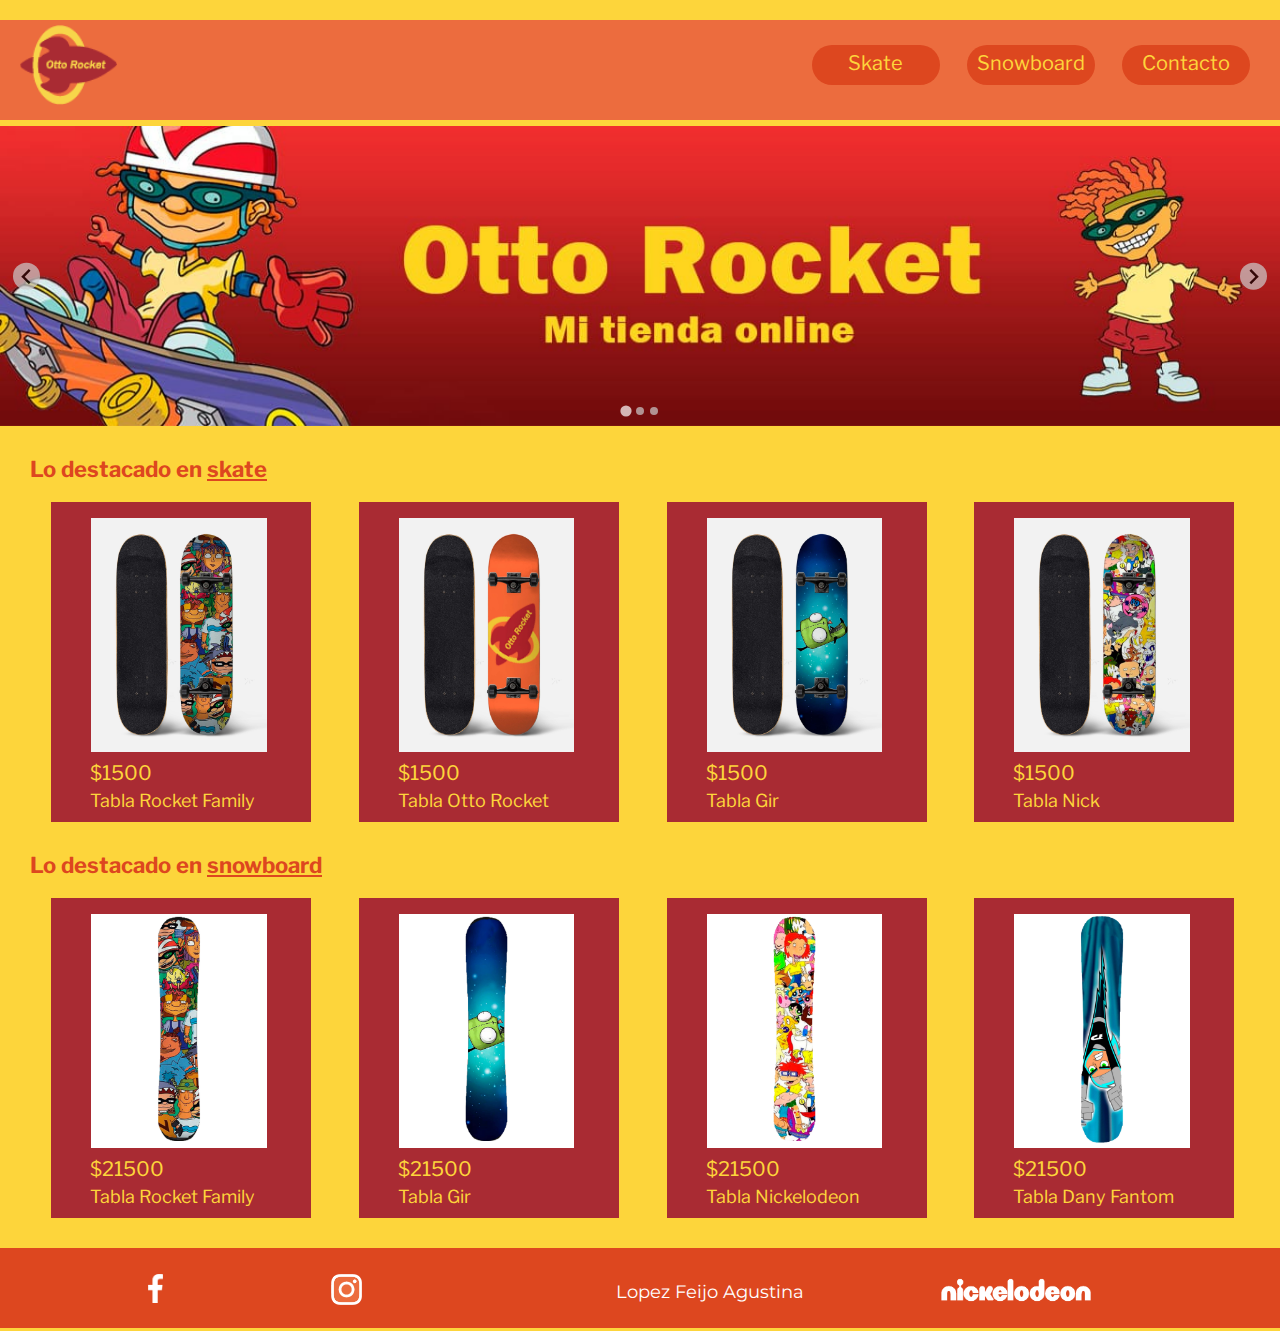
<file: index.html>
<!DOCTYPE html>
<html>
<head>
	<title>Otto Rocket</title>
	<meta charset="utf-8">
	<link rel="stylesheet" type="text/css" href="style.css">
	<meta name="viewport" content="width=device-width, initial-scale=1.0, user-scalable=no">
	<link rel="stylesheet" href="css/splide.min.css">
</head>
<body>

	<main class="container"></main> 
  		<header class="header">
    		<section class="logo"> <a href="index.html"><img src="imagenes/logo.png"></a></section> 
    		<nav class="nav">
    			<ul>
				<li>
					<a href="contacto.html" class="contacto_btn">Contacto</a>
				</li>
				<li>
					<a href="snowboard.html">Snowboard</a>
				</li>
				<li>
					<a href="skate.html">Skate</a>
				</li>
			</ul>
    		</nav> 
  		</header>

  		<section class="slider">
  		<div class="splide">
  			<div class="splide__track">
				<ul class="splide__list">
		<!-- <li class="splide__slide"><img src="img/01.jpg"></li>
			<li class="splide__slide"><img src="img/02.jpg"></li>
			<li class="splide__slide"><img src="img/03.jpg"></li>-->	
				<li class="splide__slide"><img src="imagenes/slider_01.jpg"></li>
				<li class="splide__slide"><img src="imagenes/slider_1.jpg"></li>
				<li class="splide__slide"><img src="imagenes/slider_6.jpg"></li>
				</ul>
  			</div>
		</div>
  		</section> 

  		<h2>Lo destacado en <a href="skate.html">skate</a></h2>

  		<section class="destacados_skate"> 
    		<article class="skate_1">
    			<img src="imagenes/tabla_1.jpg">
				<p class="precio_skate">$1500</p>
				<p class="descripcion_skate">
					Tabla Rocket Family
				</p>
			</article> 
    		<article class="skate_2">
    			<img src="imagenes/tabla_2.jpg">
				<p class="precio_skate">$1500</p>
				<p class="descripcion_skate">
					Tabla Otto Rocket
				</p></article>
    		<article class="skate_3">
    			<img src="imagenes/tabla_3.jpg">
				<p class="precio_skate">$1500</p>
				<p class="descripcion_skate">
					Tabla Gir
				</p>
    		</article>
    		<article class="skate_4">
    			<img src="imagenes/tabla_4.jpg">
				<p class="precio_skate">$1500</p>
				<p class="descripcion_skate">
					Tabla Nick
				</p>
    		</article>
  		</section>

	<h2>Lo destacado en <a href="snowboard.html">snowboard</a></h2>

		<section class="destacados_snow"> 
    		<article class="snow_1">
    			<img src="imagenes/snow_1.jpg">
				<p class="precio_skate">$21500</p>
				<p class="descripcion_skate">
					Tabla Rocket Family
				</p>
    		</article> 
    		<article class="snow_2">
    			<img src="imagenes/snow_2.jpg">
				<p class="precio_skate">$21500</p>
				<p class="descripcion_skate">
					Tabla Gir
				</p>
    		</article>
    		<article class="snow_3">
    			<img src="imagenes/snow_4.jpg">
				<p class="precio_skate">$21500</p>
				<p class="descripcion_skate">
					Tabla Nickelodeon
				</p>
    		</article>
    		<article class="snow_4">
    			<img src="imagenes/snow_6.jpg">
				<p class="precio_skate">$21500</p>
				<p class="descripcion_skate">
					Tabla Dany Fantom
				</p>
    		</article>
  		</section>

  		<footer class="footer">
    		<section class="facebook"><a href="https://www.facebook.com/rocketpowershow/"><img src="imagenes/facebook.png"></a></section>

   			<section class="instagram"><a href="https://www.instagram.com/officialrocketpower/?hl=es"><img src="imagenes/instagram_logo.png"></a></section>

    		<section class="nombre_creditos"><a href="micrositio.html">Lopez Feijo Agustina</a></section>

    		<section class="nick_logo"><a href="https://www.nickelodeon.la/"><img src="imagenes/nick_logo.png"></a></section>
  		</footer>

	</main>
	<script src="js/splide.min.js"></script>
	<script>
  		new Splide( '.splide' ).mount();
	</script>
</body>
</html>
</file>
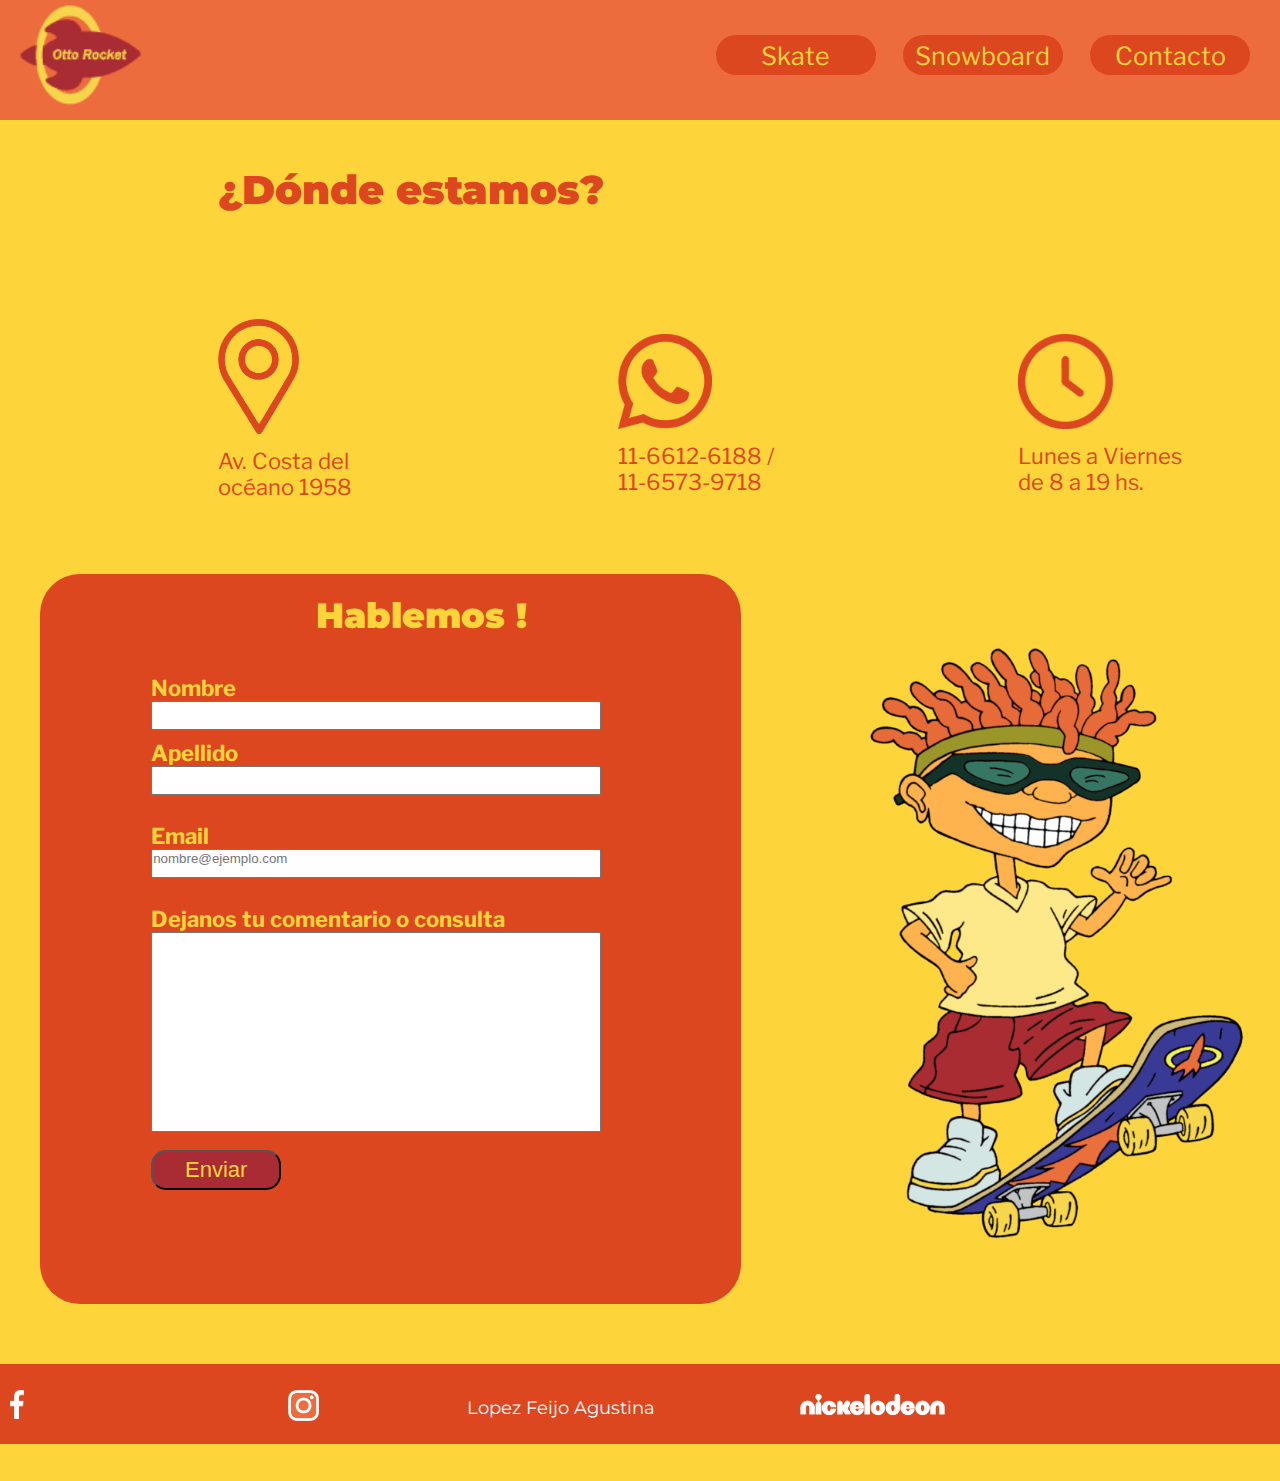
<file: contacto.html>
<!DOCTYPE html>
<html>
<head>
	<title>Contacto</title>
	<meta charset="utf-8">
	<link rel="stylesheet" type="text/css" href="style.css">
	<meta name="viewport" content="width=device-width, initial-scale=1.0, user-scalable=no">
</head>
<body>
	<main class="container_contacto">
  		<header class="header_contacto">
    		<section class="logo_contacto"> <a href="index.html"><img src="imagenes/logo.png"></a></section> 
    		<nav class="nav_contacto">
    			<ul>
				<li>
					<a href="contacto.html" class="contacto_btn">Contacto</a>
				</li>
				<li>
					<a href="snowboard.html">Snowboard</a>
				</li>
				<li>
					<a href="skate.html">Skate</a>
				</li>
			</ul>
    		</nav> 
  		</header>

        <h1 class="titulo_contacto"> ¿Dónde estamos?</h1>
  		<section class="info">
    		<article class="horario">
    			<ul>
    				<li>
    					<img src="imagenes/reloj.png">
    					<p>Lunes a Viernes <br>de 8 a 19 hs.</p>
    				</li>
    			</ul>
    		</article>
    		<article class="whatsapp">
    			<ul>
    				<li>
    					<img src="imagenes/whatsapp.png">
    					<p>11-6612-6188 / 11-6573-9718</p>
    				</li>
    			</ul>
    		</article>
    		<article class="ubicacion">
    			<ul>
    				<li>
    					<img src="imagenes/ubicacion.png">
    					<p>Av. Costa del océano 1958</p>
    				</li>
    			</ul>
    		</article>
  		</section>

  		<section class="formulario">
    		<article class="form">
    			<h1>Hablemos !</h1><br>
    			<ul>
    				<li>
    					<form action="mailto:aguslopezfeijo.med@gmail.com" method="post">
    						<label>Nombre</label><br>
    						<input type="text" name="Nombre" required="Nombre" class="caja_form"><br>
    						<label>Apellido</label><br>
    						<input type="text" name="Apellido" class="caja_form" required="Apellido"><br><br>
    						<label>Email</label><br>
    						<input type="email" name="email" placeholder="nombre@ejemplo.com" required="email" class="caja_form"><br><br>
    						<label class="caja_texto">Dejanos tu comentario o consulta</label><br>
    						<input type="textarea" name="comentarios" rows="5" cols="3" class="caja_texto"><br><br>
    						<input type="submit" name="btn" value="Enviar" class="btn_form">
    					</form>
    				</li>
    			</ul>
    		</article>
    		<article class="form_img"><img src="imagenes/12.png"></article>
  		</section>

  		<footer class="footer_contacto">
    		<section class="facebook_contacto"><a href="https://www.facebook.com/rocketpowershow/"><img src="imagenes/facebook.png"></a></section>

   			<section class="instagram_contacto"><a href="https://www.instagram.com/officialrocketpower/?hl=es"><img src="imagenes/instagram_logo.png"></a></section>

    		<section class="nombre_creditos_contacto"><a href="micrositio.html">Lopez Feijo Agustina</a></section>

    		<section class="nick_logo_contacto"><a href="https://www.nickelodeon.la/"><img src="imagenes/nick_logo.png"></a></section>
  		</footer>
	</main>
</body>
</html>
</file>
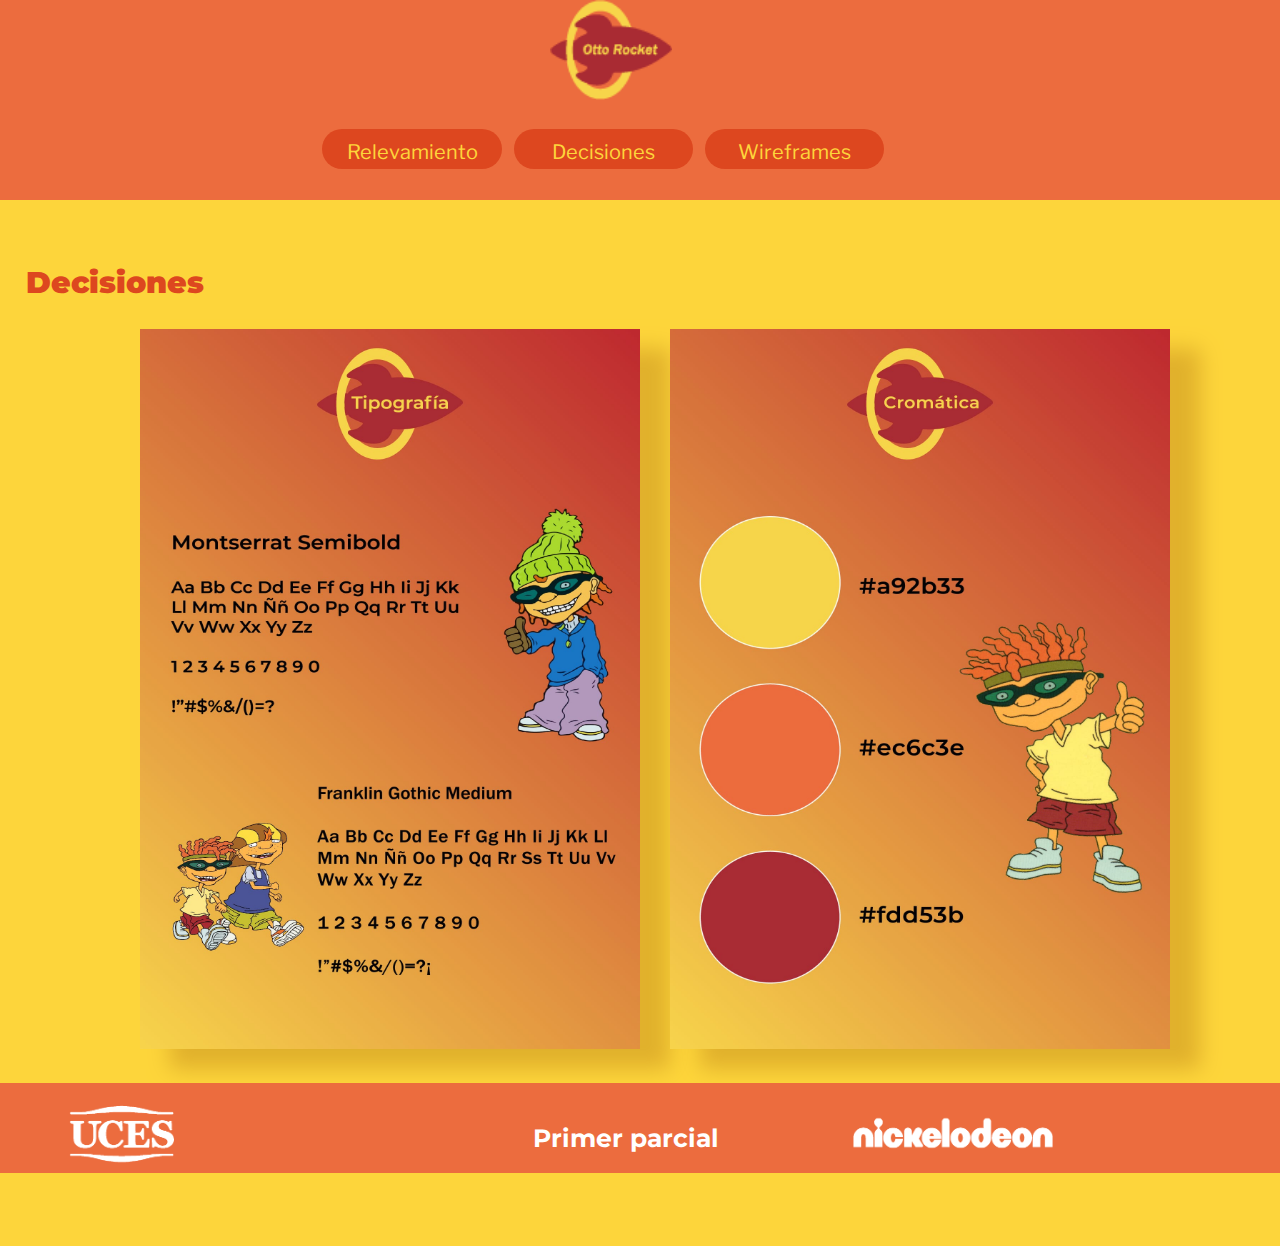
<file: decisiones.html>
<!DOCTYPE html>
<html>
<head>
	<title>Decisiones</title>
	<meta charset="utf-8">
	<link rel="stylesheet" type="text/css" href="estilo.css">
	<meta name="viewport" content="width=device-width, initial-scale=1.0, user-scalable=no">
</head>
<body>
	<main class="container_micrositio_decisiones">

 	<header class="header_decisiones">

    	<section class="logo_decisiones">
    		<a href="index.html"><img src="imagenes/logo.png"></a>
    	</section>

    	<nav class="nav_decisiones">
          <ul>
          <li>
            <a href="wireframes.html">Wireframes</a>
          </li>
          <li>
            <a href="decisiones.html">Decisiones</a>
          </li>
          <li>
            <a href="micrositio.html">Relevamiento</a>
          </li>
        </ul>
        </nav>

  	</header>

  	<h1 class="titulo_1">Decisiones</h1>

  	<section class="tipografia_decisiones">
  		<img src="imagenes/tipografia_micrositio.jpg">
  	</section>

  	<section class="cromatica_decisiones">
  		<img src="imagenes/cromatica_micrositio.jpg">
  	</section>

  	<footer class="footer_decisiones">

    <article class="uces_decisiones">
    	<a href="https://www.uces.edu.ar/"><img src="imagenes/uces_logo.png"></a>
    </article>

    <article class="primer_parcial_decisiones">
    	<a href="https://aguslf.github.io/otto_rocket_2209/index.html" target="_blank"> Primer parcial </a>
    </article>

    <article class="nick_logo_decisiones">
    	<a href="https://www.nickelodeon.la/"><img src="imagenes/nick_logo.png"></a>
    </article>

  </footer>
</main>
</body>
</html>
</file>
<file: style.css>
@import url('https://fonts.googleapis.com/css2?family=Libre+Franklin:ital,wght@0,100;0,300;0,400;0,500;0,600;0,700;0,800;0,900;1,100;1,300;1,400;1,500;1,600;1,700;1,800;1,900&family=Montserrat:ital,wght@0,300;0,400;0,500;0,600;0,700;0,800;0,900;1,300;1,400;1,500;1,600;1,700;1,800;1,900&display=swap');

* {
	box-sizing: border-box;
	margin: 0;
	padding: 0;
}

/*font-family: 'Libre Franklin', sans-serif;
font-family: 'Montserrat', sans-serif;*/

html {
	min-height: 100%;
}

body {
	background-color: #fdd53b;
	max-width: 100%;
}

main {
	margin-left: auto;
	margin-right: auto;
	max-width: 100%;
}











@media (min-width: 1400px) and (max-width: 1600px){

.container {
  display: grid;
  grid-template-columns: 0.8fr 0.8fr 0.8fr 0.8fr;
  grid-template-rows: 0.3fr 0.8fr 1.8fr 1.7fr 0.9fr 0.5fr;
  grid-auto-columns: 1fr;
  grid-auto-rows: 1fr;
  gap: 4px 4px;
  grid-auto-flow: row;
  grid-template-areas:
    "header header header header"
    "slider slider slider slider"
    "destacados_skate destacados_skate destacados_skate destacados_skate"
    "destacados_snow destacados_snow destacados_snow destacados_snow"
    "redes_1 redes_1 redes_2 redes_2"
    "footer footer footer footer";
}

.header {
  display: grid;
  grid-template-columns: 1fr 1fr;
  grid-template-rows: 1fr;
  gap: 0px 0px;
  grid-auto-flow: row;
  grid-template-areas:
    "logo nav";
  grid-area: header;
  height: 125px;
  width: 100%;
}

.logo {
 grid-area: logo; 
 background-color: #ec6c3e;
 padding-top: 5px;
 padding-left: 20px;
}

.logo img {
height: 120px;
}



.logo img:hover {
	transform: rotate(-0.05turn);
}

.nav { 
	grid-area: nav; 
	background-color: #ec6c3e;
	width: 100%;
	height:129px;
}

.nav li {
	display: inline;
	padding-right: 10px;
}

.nav li a {
	width: 20%;
	height: 40px;

	font-size: 20px;

	text-decoration: none;
	text-align: center;

	float: right;

	padding: 1%;
	margin-left:3%;
	margin-right: 8px;
	margin-bottom: 10px;
	margin-top: 40px;

	border-radius: 25px;

	background-color: #dd471f;

	color: #fdd53b;

	font-family: 'Libre Franklin', sans-serif;

	transition: all 0.3s ease;

}

.nav li .contacto_btn  {
	width: 20%;
	height: 40px;

	font-size: 20px;

	text-decoration: none;
	text-align: center;

	float: right;

	padding: 1%;
	margin-left:3%;
	margin-right: 30px;
	margin-bottom: 10px;
	margin-top: 40px;

	border-radius: 25px;

	background-color: #dd471f;

	color: #fdd53b;

	font-family: 'Libre Franklin', sans-serif;

	transition: all 0.3s ease;

}

nav li a:hover {
	box-shadow: inset 0 0 0 25px #fdd53b;
	color: #dd471f; 
}

nav li .contacto_btn:hover {
	box-shadow: inset 0 0 0 25px #fdd53b;
	color: #dd471f; 
}

.slider {
 grid-area: slider; 
margin-top: 0.5%;
}

.splide img{
width: 100%;
	}

h1 {
	color: #dd471f;
	font-family: 'Montserrat', sans-serif;
	font-size: 25px;
	font-weight: 900;

	margin-top: 20px;
	margin-left: 10px;
	margin-bottom: 20px;
	margin-left: 28%;
	}

	h2 {
	color: #dd471f;
	font-family: 'Libre Franklin', sans-serif;
	font-size: 22px;

	margin-top: 30px;
	margin-left: 30px;
	margin-bottom: 20px;
	}

	h2 a {
	
		color: #dd471f;
		font-family: 'Libre Franklin', sans-serif;
		font-size: 22px;
	}

.precio_skate {
		color: #fdd53b;
		font-family: 'Libre Franklin', sans-serif;
		margin-left: 39px;
		margin-top: 5px;
		font-size: 20px;
	}

	.descripcion_skate {
		color: #fdd53b;
		font-family: 'Libre Franklin', sans-serif;
		margin-left: 39px;
		margin-top: 5px;
		font-size: 18px;
	}

.destacados_skate {
  display: grid;
  grid-template-columns: 0.5fr 0.5fr 0.5fr 0.5fr;
  grid-template-rows: 1fr;
  gap: 0px 2px;
  grid-auto-flow: row;
  grid-template-areas:
    "skate_1 skate_2 skate_3 skate_4";
  grid-area: destacados_skate;
  margin-left: 6.5%;
}

.skate_1 {
 grid-area: skate_1; 
 width: 230px;
height: 320px;
background-color: #a92b33;
transition: all 0.2s 0s ease;
}

.skate_1 img {
	height: 250px;
	padding-top: 16px;
	padding-left: 30px;
}

.skate_1:hover{
	transform:  scale(1.1);
}

.skate_2 { 
	grid-area: skate_2; 
	width: 230px;
	height: 320px;
	background-color: #a92b33;
	transition: all 0.2s 0s ease;

}

.skate_2 img {
	height: 250px;
	padding-top: 16px;
	padding-left: 30px;
}

.skate_2:hover{
	transform:  scale(1.1);
}

.skate_3 {
 grid-area: skate_3;
 width: 230px;
 height: 320px;
 background-color: #a92b33;
 transition: all 0.2s 0s ease; 
}

.skate_3 img {
	height: 250px;
	padding-top: 16px;
	padding-left: 30px;
}

.skate_3:hover{
	transform:  scale(1.1);
}

.skate_4 {
 grid-area: skate_4; 
 width: 230px;
 height: 320px;
 background-color: #a92b33;
 transition: all 0.2s 0s ease;
}

.skate_4 img {
	height: 250px;
	padding-top: 16px;
	padding-left: 30px;
}

.skate_4:hover{
	transform:  scale(1.1);
}

.destacados_snow {
  display: grid;
  grid-template-columns: 0.5fr 0.5fr 0.5fr 0.5fr;
  grid-template-rows: 1fr;
  gap: 0px 2px;
  grid-auto-flow: row;
  grid-template-areas:
    "snow_1 snow_2 snow_3 snow_4";
  grid-area: destacados_snow;
  margin-left: 6.5%;
}

.snow_1 { 
	grid-area: snow_1; 
	width: 230px;
	height: 320px;
	background-color: #a92b33;
	transition: all 0.2s 0s ease;
}

.snow_1 img {
	height: 250px;
	padding-top: 16px;
	padding-left: 30px;
}

.snow_1:hover{
	transform:  scale(1.1);
}

.snow_2 { 
	grid-area: snow_2;
	width: 230px;
	height: 320px;
	background-color: #a92b33;
	transition: all 0.2s 0s ease;
	 }

.snow_2 img {
	height: 250px;
	padding-top: 16px;
	padding-left: 30px;
}

.snow_2:hover{
	transform:  scale(1.1);
}

.snow_3 { 
	grid-area: snow_3;
	width: 230px;
	height: 320px;
	background-color: #a92b33;
	transition: all 0.2s 0s ease; 
}

.snow_3 img {
	height: 250px;
	padding-top: 16px;
	padding-left: 30px;
}

.snow_3:hover{
	transform:  scale(1.1);
}

.snow_4 { 
	grid-area: snow_4;
	width: 230px;
	height: 320px;
	background-color: #a92b33;
	transition: all 0.2s 0s ease;
}

.snow_4 img {
	height: 250px;
	padding-top: 16px;
	padding-left: 30px;
}

.snow_4:hover{
	transform:  scale(1.1);
}

.footer {
  display: grid; 
  grid-template-columns: 0.6fr 0.6fr 1.2fr 1.6fr; 
  grid-template-rows: 1fr; 
  gap: 0px 0px; 
  grid-template-areas: 
    "facebook instagram nombre_creditos nick_logo"; 
  grid-area: footer; 
  background-color: #dd471f;
	height: 80px;
	margin-top: 30PX; 
	width: 100%;
	padding-left: 10%;
}

.facebook { 
	grid-area: facebook; 
}

.facebook a img {
	height: 55px;
	padding-top: 26px;
	padding-left: 10%;
}

.instagram { 
	grid-area: instagram; 
}

.instagram a img {
	height: 57px;
	padding-top: 26px;
	padding-right: 30%;
}

.nombre_creditos { 
	grid-area: nombre_creditos;
	margin-top: 8%; 
}

.nombre_creditos a {
	padding-left: 20%;
	height: 55px;
	text-decoration: none;
	color: #fff;
	font-family: 'Montserrat', sans-serif;
	font-size: 18px;
}


.nick_logo {
 grid-area: nick_logo;
 }

 .nick_logo a img {
 	width: 150px;
 	padding-top: 5px;
 }


 



/* -----SKATE-----*//*------ESCRITORIO---------*/



.container_skate {
  display: grid;
  grid-template-columns: 0.8fr 0.8fr 0.7fr 0.8fr;
  grid-template-rows: 0.4fr 0.4fr 2fr 1.8fr 0.4fr;
  grid-auto-columns: 1fr;
  grid-auto-rows: 1fr;
  gap: 14px 3px;
  grid-auto-flow: row;
  grid-template-areas:
    "header header header header"
    "titulo_1 titulo_1 titulo_1 titulo_1"
    "imagen_grupo_1 tabla_1 tabla_2 tabla_3"
    "tabla_4 tabla_5 tabla_6 imagen_grupo_2"
    "footer footer footer footer";
}

.header_skate {
  display: grid;
  grid-template-columns: 0.5fr 1.5fr;
  grid-template-rows: 1fr;
  gap: 0px 0px;
  grid-auto-flow: row;
  grid-template-areas:
    "logo nav";
  grid-area: header;
  width: 100%;
  margin-left: 1%;
}

.logo_skate {
 grid-area: logo;  
 background-color: #ec6c3e;
 padding-top: 5px;
 padding-left: 20px;
 width: 100%;
}

.logo_skate a img {
	height: 110px;
}


.logo_skate img:hover {
	transform: rotate(-0.05turn);
}

.nav_skate { 
	grid-area: nav; 
	background-color: #ec6c3e;
	width: 100%;
	height:120px;
}

.nav_skate li {
	display: inline;
	padding-right: 15px;
}

.nav_skate li a {
	width: 20%;
	height: 40px;

	font-size: 26px;

	text-decoration: none;
	text-align: center;

	float: right;

	padding: 0.5%;
	margin-left:3%;
	margin-right: 8px;
	margin-bottom: 10px;
	margin-top: 25px;

	border-radius: 25px;

	background-color: #dd471f;

	color: #fdd53b;

	font-family: 'Libre Franklin', sans-serif;

	transition: all 0.3s ease;

}

.nav_skate li .contacto_btn  {
	width: 20%;
	height: 40px;

	font-size: 26px;

	text-decoration: none;
	text-align: center;

	float: right;

	padding: 0.5%;
	margin-left:3%;
	margin-right: 30px;
	margin-bottom: 10px;
	margin-top: 25px;

	border-radius: 25px;

	background-color: #dd471f;

	color: #fdd53b;

	font-family: 'Libre Franklin', sans-serif;

	transition: all 0.3s ease;

}

nav li a:hover {
	box-shadow: inset 0 0 0 25px #fdd53b;
	color: #dd471f; 
}

nav li .contacto_btn:hover {
	box-shadow: inset 0 0 0 25px #fdd53b;
	color: #dd471f; 
}

.titulo_1 {
 grid-area: titulo_1; 
	color: #dd471f;
	font-family: 'Montserrat', sans-serif;
	font-size: 32px;
	font-weight: 900;
	margin-top: 35px;
	margin-left: 10px;
	margin-bottom: 20px;
	margin-left: 35%;
}

.imagen_grupo_1_skate {
 grid-area: imagen_grupo_1;
 height: 400px; 
 width: 420px;
 margin-left: 3%;
}
.imagen_grupo_1_tablet {
 grid-area: imagen_grupo_1;
 height: 400px; 
 width: 450px;
 margin-left: 1%;
 display: none;
}

.imagen_grupo_1_skate img {
	height: 350px;
	width: 90%;
	padding-top: 6%;
}

.tabla_1 {
 grid-area: tabla_1; 
 background-color: #a92b33;
 height: 420px;
 width: 300px;
 margin-left: -4%;
}

.tabla_1 img {
	height: 350px;
	padding-top: 2%;
	padding-left: 7%;
}

.tabla_1:hover{
	transform:  scale(1.1);
}

.tabla_2 {
 grid-area: tabla_2;
 background-color: #a92b33;
 height: 420px;
 width: 300px;
 margin-left: -5%;
  }

 .tabla_2 img {
	height: 350px;
	padding-top: 2%;
	padding-left: 7%;
}

.tabla_2:hover{
	transform:  scale(1.1);
}

.tabla_3 {
 grid-area: tabla_3; 
 background-color: #a92b33;
 height: 420px;
 width: 300px;
 margin-right: 19%;
}

.tabla_3 img {
	height: 350px;
	padding-top: 2%;
	padding-left: 7%;
}

.tabla_3:hover{
	transform:  scale(1.1);
}

.tabla_4 {
 grid-area: tabla_4; 
 background-color: #a92b33;
 height: 420px;
 width: 300px;
 margin-left: 4%;
}

.tabla_4 img {
	height: 350px;
	padding-top: 2%;
	padding-left: 7%;
}

.tabla_4:hover{
	transform:  scale(1.1);
}

.tabla_5 {
 grid-area: tabla_5; 
 background-color: #a92b33;
 height: 420px;
 width: 300px;
 margin-left: -22%;
}

.tabla_5 img {
	height: 350px;
	padding-top: 2%;
	padding-left: 7%;
}

.tabla_5:hover{
	transform:  scale(1.1);
}

.tabla_6 { 
grid-area: tabla_6;
background-color: #a92b33;
 height: 420px;
 width: 300px;
 margin-left: -20%;
 }

 .tabla_6 img {
	height: 350px;
	padding-top: 2%;
	padding-left: 7%;
}

.tabla_6:hover{
	transform:  scale(1.1);
}

.imagen_grupo_2_skate {
 grid-area: imagen_grupo_2;
 height: 400px; 
 width: 200px;
 margin-top: 15%;
 margin-right: 10px;
  }

.imagen_grupo_2_skate img {
	height: 360px;
	padding-right: 10%;

}

.imagen_grupo_2_tablet {
 grid-area: imagen_grupo_2;
 margin-left: 1%;
background-color: #ff7979;
display: none;
  }


.footer {
  display: grid; 
  grid-template-columns: 0.6fr 0.6fr 1.2fr 1.6fr; 
  grid-template-rows: 1fr; 
  gap: 0px 0px; 
  grid-template-areas: 
    "facebook instagram nombre_creditos nick_logo"; 
  grid-area: footer; 
  background-color: #dd471f;
	height: 80px;
	margin-top: 30PX; 
	width: 100%;
	padding-left: 10%;
}

.facebook { 
	grid-area: facebook; 
}

.facebook a img {
	height: 55px;
	padding-top: 26px;
	padding-left: 10%;
}

.instagram { 
	grid-area: instagram; 
}

.instagram a img {
	height: 57px;
	padding-top: 26px;
	padding-right: 30%;
}

.nombre_creditos { 
	grid-area: nombre_creditos; 
}

.nombre_creditos a img {
	padding-top: 6%;
	padding-left: 20%;
	height: 55px;
}


.nick_logo {
 grid-area: nick_logo;
 }

 .nick_logo a img {
 	width: 150px;
 	padding-top: 5px;
 }


 .footer_skate {
  display: grid;
  grid-template-columns: 0.4fr 0.2fr 1.8fr 1.3fr;
  grid-template-rows: 1fr;
  gap: 0px 0px;
  grid-auto-flow: row;
  grid-template-areas:
    "facebook instagram nombre_creditos nick_logo";
  grid-area: footer;
  background-color: #dd471f;
	height: 80px;
	margin-top: 30px; 
	padding-left: 7%;
	width: 100%;
}

.facebook_skate { 
	grid-area: facebook; 
}

.facebook_skate a img {
	height: 55px;
	padding-top: 26px;
	padding-left: 5%;
}

.instagram_skate { 
	grid-area: instagram;
	margin-left: -20%; 
}

.instagram_skate a img {
	height: 57px;
	padding-top: 26px;
	padding-left: -20%;
}

.nombre_creditos_skate { 
	grid-area: nombre_creditos;
	margin-top: 8%;  
}

.nombre_creditos_skate a{
	padding-left: 20%;
	height: 55px;
	text-decoration: none;
	color: #fff;
	font-family: 'Montserrat', sans-serif;
	font-size: 18px;
}


.nick_logo_skate {
 grid-area: nick_logo;
 }

 .nick_logo_skate a img {
 	width: 145px;
 	padding-top: 5px;
 }




/*-------------SNOWBOARD ESCRITORIO XL-------------*/




.container_snowboard {
  display: grid;
  grid-template-columns: 0.8fr 0.8fr 0.7fr 0.8fr;
  grid-template-rows: 0.4fr 0.4fr 2fr 1.8fr 0.4fr;
  grid-auto-columns: 1fr;
  grid-auto-rows: 1fr;
  gap: 14px 3px;
  grid-auto-flow: row;
  grid-template-areas:
    "header header header header"
    "titulo_1 titulo_1 titulo_1 titulo_1"
    "imagen_grupo_1 tabla_1 tabla_2 tabla_3"
    "tabla_4 tabla_5 tabla_6 imagen_grupo_2"
    "footer footer footer footer";
}

.header_snowboard {
  display: grid;
  grid-template-columns: 0.5fr 1.5fr;
  grid-template-rows: 1fr;
  gap: 0px 0px;
  grid-auto-flow: row;
  grid-template-areas:
    "logo nav";
  grid-area: header;
  width: 100%;
  margin-left: 1%;
}

.logo_snowboard {
 grid-area: logo;  
 background-color: #ec6c3e;
 padding-top: 5px;
 padding-left: 20px;
 width: 100%;
}

.logo_snowboard a img {
	height: 110px;
}


.logo_snowboard img:hover {
	transform: rotate(-0.05turn);
}

.nav_snowboard { 
	grid-area: nav; 
	background-color: #ec6c3e;
	width: 100%;
	height:120px;
}

.nav_snowboard li {
	display: inline;
	padding-right: 15px;
}

.nav_snowboard li a {
	width: 20%;
	height: 40px;

	font-size: 26px;

	text-decoration: none;
	text-align: center;

	float: right;

	padding: 0.5%;
	margin-left:3%;
	margin-right: 8px;
	margin-bottom: 10px;
	margin-top: 25px;

	border-radius: 25px;

	background-color: #dd471f;

	color: #fdd53b;

	font-family: 'Libre Franklin', sans-serif;

	transition: all 0.3s ease;

}

.nav_snowboard li .contacto_btn  {
	width: 20%;
	height: 40px;

	font-size: 26px;

	text-decoration: none;
	text-align: center;

	float: right;

	padding: 0.5%;
	margin-left:3%;
	margin-right: 30px;
	margin-bottom: 10px;
	margin-top: 25px;

	border-radius: 25px;

	background-color: #dd471f;

	color: #fdd53b;

	font-family: 'Libre Franklin', sans-serif;

	transition: all 0.3s ease;

}

nav li a:hover {
	box-shadow: inset 0 0 0 25px #fdd53b;
	color: #dd471f; 
}

nav li .contacto_btn:hover {
	box-shadow: inset 0 0 0 25px #fdd53b;
	color: #dd471f; 
}

.titulo_1 {
 grid-area: titulo_1; 
	color: #dd471f;
	font-family: 'Montserrat', sans-serif;
	font-size: 32px;
	font-weight: 900;
	margin-top: 35px;
	margin-left: 10px;
	margin-bottom: 20px;
	margin-left: 35%;
}

.imagen_grupo_1_snowboard {
 grid-area: imagen_grupo_1;
 height: 400px; 
 width: 420px;
 margin-left: 3%;
}
.imagen_grupo_1_tablet_snowboard {
 grid-area: imagen_grupo_1;
 height: 400px; 
 width: 450px;
 margin-left: 1%;
 display: none;
}

.imagen_grupo_1_snowboard img {
	height: 350px;
	width: 90%;
	padding-top: 6%;
}

.snowboard_1 {
 grid-area: tabla_1; 
 background-color: #a92b33;
 height: 420px;
 width: 300px;
 margin-left: -4%;
}

.snowboard_1 img {
	height: 350px;
	padding-top: 2%;
	padding-left: 7%;
}

.snowboard_1:hover{
	transform:  scale(1.1);
}

.snowboard_2 {
 grid-area: tabla_2;
 background-color: #a92b33;
 height: 420px;
 width: 300px;
 margin-left: -5%;
  }

 .snowboard_2 img {
	height: 350px;
	padding-top: 2%;
	padding-left: 7%;
}

.snowboard_2:hover{
	transform:  scale(1.1);
}

.snowboard_3 {
 grid-area: tabla_3; 
 background-color: #a92b33;
 height: 420px;
 width: 300px;
 margin-right: 19%;
}

.snowboard_3 img {
	height: 350px;
	padding-top: 2%;
	padding-left: 7%;
}

.snowboard_3:hover{
	transform:  scale(1.1);
}

.snowboard_4 {
 grid-area: tabla_4; 
 background-color: #a92b33;
 height: 420px;
 width: 300px;
 margin-left: 4%;
}

.snowboard_4 img {
	height: 350px;
	padding-top: 2%;
	padding-left: 7%;
}

.snowboard_4:hover{
	transform:  scale(1.1);
}

.snowboard_5 {
 grid-area: tabla_5; 
 background-color: #a92b33;
 height: 420px;
 width: 300px;
 margin-left: -22%;
}

.snowboard_5 img {
	height: 350px;
	padding-top: 2%;
	padding-left: 7%;
}

.snowboard_5:hover{
	transform:  scale(1.1);
}

.snowboard_6 { 
grid-area: tabla_6;
background-color: #a92b33;
 height: 420px;
 width: 300px;
 margin-left: -20%;
 }

 .snowboard_6 img {
	height: 350px;
	padding-top: 2%;
	padding-left: 7%;
}

.snowboard_6:hover{
	transform:  scale(1.1);
}

.imagen_grupo_2_snowboard {
 grid-area: imagen_grupo_2;
 height: 400px; 
 width: 200px;
 margin-top: 15%;
 margin-right: 10px;
  }

.imagen_grupo_2_snowboard img {
	height: 360px;
	padding-right: 10%;

}

.imagen_grupo_2_tablet_snowboard {
 grid-area: imagen_grupo_2;
 margin-left: 1%;
background-color: #ff7979;
display: none;
  }

 .footer_snowboard {
  display: grid;
  grid-template-columns: 0.4fr 0.2fr 1.8fr 1.3fr;
  grid-template-rows: 1fr;
  gap: 0px 0px;
  grid-auto-flow: row;
  grid-template-areas:
    "facebook instagram nombre_creditos nick_logo";
  grid-area: footer;
  background-color: #dd471f;
	height: 80px;
	margin-top: 30px; 
	padding-left: 7%;
	width: 100%;
}

.facebook_snowboard { 
	grid-area: facebook; 
}

.facebook_snowboard a img {
	height: 55px;
	padding-top: 26px;
	padding-left: 5%;
}

.instagram_snowboard { 
	grid-area: instagram;
	margin-left: -20%; 
}

.instagram_snowboard a img {
	height: 57px;
	padding-top: 26px;
	padding-left: -20%;
}

.nombre_creditos_snowboard { 
	grid-area: nombre_creditos;
	margin-top: 8%;  
}

.nombre_creditos_snowboard a {
	padding-left: 20%;
	height: 55px;
	text-decoration: none;
	color: #fff;
	font-family: 'Montserrat', sans-serif;
	font-size: 18px;
}



.nick_logo_snowboard {
 grid-area: nick_logo;
 }

 .nick_logo_snowboard a img {
 	width: 145px;
 	padding-top: 5px;
 }




/*-----CONTACTO----*//*--------ESCRITORIO--------*/






.container_contacto {
  display: grid;
  grid-template-columns: 1fr;
  grid-template-rows: 0.2fr 0.1fr 0.6fr 2.1fr 0.3fr;
  grid-auto-columns: 1fr;
  grid-auto-rows: 1fr;
  gap: 0px 3px;
  grid-auto-flow: row;
  grid-template-areas:
    "header"
    "titulo_contacto"
    "info"
    "formulario"
    "footer_contacto";
}


.header_contacto {
  display: grid;
  grid-template-columns: 1fr 1fr;
  grid-template-rows: 1fr;
  gap: 0px 0px;
  grid-auto-flow: row;
  grid-template-areas:
    "logo nav";
  grid-area: header;
  width: 100%;
  margin-left: 1.5%;

}

.logo_contacto {
 grid-area: logo; 
 background-color: #ec6c3e;
 padding-top: 5px;
 padding-left: 20px;
}

.logo_contacto img {
	height: 110px;
}


.logo_contacto img:hover {
	transform: rotate(-0.05turn);
}

.nav_contacto { 
	grid-area: nav; 
	background-color: #ec6c3e;
	width: 100%;
	height:120px;
	padding-top: 10px;
}

.nav_contacto li {
	display: inline;
	padding-right: 10px;
}

.nav_contacto li a {
	width: 25%;
	height: 40px;

	font-size: 25px;

	text-decoration: none;
	text-align: center;

	float: right;

	padding: 1%;
	margin-left:3%;
	margin-right: 8px;
	margin-bottom: 10px;
	margin-top: 25px;

	border-radius: 25px;

	background-color: #dd471f;

	color: #fdd53b;

	font-family: 'Libre Franklin', sans-serif;

	transition: all 0.3s ease;

}

.nav_contacto li .contacto_btn  {
	width: 25%;
	height: 40px;

	font-size: 25px;

	text-decoration: none;
	text-align: center;

	float: right;

	padding: 1%;
	margin-left:3%;
	margin-right: 30px;
	margin-bottom: 10px;
	margin-top: 25px;

	border-radius: 25px;

	background-color: #dd471f;

	color: #fdd53b;

	font-family: 'Libre Franklin', sans-serif;

	transition: all 0.3s ease;

}

nav li a:hover {
	box-shadow: inset 0 0 0 25px #fdd53b;
	color: #dd471f; 
}

nav li .contacto_btn:hover {
	box-shadow: inset 0 0 0 25px #fdd53b;
	color: #dd471f; 
}

.titulo_contacto {
	grid-area: titulo_contacto;
	color: #dd471f;
	font-family: 'Montserrat', sans-serif;
	font-size: 40px;
	margin-left: 17%;
	margin-top: 3.5%;

}


.info {
  display: grid;
  grid-template-columns: 1fr 1.1fr 0.9fr 0.8fr;
  grid-template-rows: 1fr;
  gap: 0px 200px;
  grid-auto-flow: row;
  grid-template-areas:
    "ubicacion whatsapp horario horario";
  grid-area: info;

  height: 300px;
  width: 1300px;
  margin-left: 17%;
  margin-bottom: 60px;
}


.info p {
	font-family: 'Libre Franklin', sans-serif;
	font-size: 22px;
	color: #dd471f;
	text-align: left;
	padding-top: 10px;
	padding-right: 20px;
}

.info ul {
	list-style: none;
}

.horario {
 grid-area: horario; 
 margin-top: 100px;
}

.horario img {
	height: 95px;
}

.whatsapp {
 grid-area: whatsapp;
 margin-top: 100px; 
}

.whatsapp img {
	height: 95px;
}

.ubicacion {
 grid-area: ubicacion;
 margin-top: 85px; 
}

.ubicacion img {
	height: 115px;
}

.formulario {
  display: grid;
  grid-template-columns: 1.1fr 0.9fr;
  grid-template-rows: 1fr;
  gap: 0px 0px;
  grid-auto-flow: row;
  grid-template-areas:
    "form form_img";
  grid-area: formulario;
}

.form {
 grid-area: form; 
 margin-left: 40px;
 background-color: #dd471f;
 padding-left: 15%;
 border-radius: 40px;
 margin-bottom: 10px;

}

.form ul {
	list-style-type: none;
}

.formulario h1 {
	color: #fdd53b;
	font-family: 'Montserrat', sans-serif;
	font-size: 35px;
	font-weight: 900;
}

.form li .caja_form {
	width: 450px;
	padding-bottom: 10px;
	margin-bottom: 10px;
} 

.form li .caja_texto {
	width: 450px;
	height: 200px;
}

.form li label {
	font-family: 'Libre Franklin', sans-serif;
	color: #fdd53b;
	font-weight: 700;
	font-size: 22px;
}

.form .btn_form {
	width: 130px;
	height: 40px;
	border-radius: 15px;
	background-color: #a92b33;
	color: #fdd53b;
	transition: all 0.3s ease;
	font-size: 22px;
}

.form .btn_form:hover {
	box-shadow: inset 0 0 0 25px #fdd53b;
	color: #dd471f;
}

.form_img {
 grid-area: form_img;
 margin-left: 120px;
}

.form_img img {
	height: 550px;
}


.footer_contacto {
  display: grid;
  grid-template-columns: 0.6fr 0.6fr 1.3fr 1.5fr;
  grid-template-rows: 0.1fr;
  gap: 0px 0px;
  grid-auto-flow: row;
  grid-template-areas:
    "facebook_contacto instagram_contacto nombre_creditos_contacto nick_logo_contacto";
  grid-area: footer_contacto;
  background-color: #dd471f;
}

.facebook_contacto { 
	grid-area: facebook_contacto; 
}

.facebook_contacto a img {
	height: 55px;
	padding-top: 26px;
	padding-left: 5%;
}

.instagram_contacto {
 grid-area: instagram_contacto;
 margin-left: 50%; 
}

.instagram_contacto a img {
	height: 57px;
	padding-top: 26px;
	padding-left: -20%;
}

.nombre_creditos_contacto { 
	grid-area: nombre_creditos;
	margin-top: 8%;  
}

.nombre_creditos_contacto a{
	padding-left: 20%;
	height: 55px;
	text-decoration: none;
	color: #fff;
	font-family: 'Montserrat', sans-serif;
	font-size: 18px;
}


.nick_logo_contacto {
	grid-area: nick_logo_contacto;
}

 .nick_logo_contacto a img {
 	width: 145px;
 	padding-top: 5px;
 }

}

















@media (min-width: 1200px) and (max-width: 1399px) {

.container {
  display: grid;
  grid-template-columns: 1.1fr 1fr 1fr 1fr;
  grid-template-rows: 0.3fr 0.8fr 1.8fr 1.7fr 0.9fr 0.5fr;
  grid-auto-columns: 1fr;
  grid-auto-rows: 1fr;
  gap: 4px 4px;
  grid-auto-flow: row;
  grid-template-areas:
    "header header header header"
    "slider slider slider slider"
    "destacados_skate destacados_skate destacados_skate destacados_skate"
    "destacados_snow destacados_snow destacados_snow destacados_snow"
    "redes_1 redes_1 redes_2 redes_2"
    "footer footer footer footer";
}

.header {
  display: grid;
  grid-template-columns: 1fr 1fr;
  grid-template-rows: 1fr;
  gap: 0px 0px;
  grid-auto-flow: row;
  grid-template-areas:
    "logo nav";
  grid-area: header;
  height: 100px;
  width: 100%;
}

.logo {
 grid-area: logo; 
 background-color: #ec6c3e;
 padding-top: 5px;
 padding-left: 20px;
}

.logo img {
	height: 80px;
}

.logo img:hover {
	transform: rotate(-0.05turn);
}

.nav { 
	grid-area: nav; 
	background-color: #ec6c3e;
	width: 100%;
	height:100px;
}

.nav li {
	display: inline;
	padding-right: 10px;
}

.nav li a {
	width: 20%;
	height: 40px;

	font-size: 20px;

	text-decoration: none;
	text-align: center;

	float: right;

	padding: 1%;
	margin-left:3%;
	margin-right: 8px;
	margin-bottom: 10px;
	margin-top: 25px;

	border-radius: 25px;

	background-color: #dd471f;

	color: #fdd53b;

	font-family: 'Libre Franklin', sans-serif;

	transition: all 0.3s ease;

}

.nav li .contacto_btn  {
	width: 20%;
	height: 40px;

	font-size: 20px;

	text-decoration: none;
	text-align: center;

	float: right;

	padding: 1%;
	margin-left:3%;
	margin-right: 30px;
	margin-bottom: 10px;
	margin-top: 25px;

	border-radius: 25px;

	background-color: #dd471f;

	color: #fdd53b;

	font-family: 'Libre Franklin', sans-serif;

	transition: all 0.3s ease;

}

.nav li a:hover {
	box-shadow: inset 0 0 0 25px #fdd53b;
	color: #dd471f; 
}

.nav li .contacto_btn:hover {
	box-shadow: inset 0 0 0 25px #fdd53b;
	color: #dd471f; 
}

.slider {
 grid-area: slider; 
margin-top: 0.5%;
}

.splide img{
width: 100%;
	}

h1 {
	color: #dd471f;
	font-family: 'Montserrat', sans-serif;
	font-size: 25px;
	font-weight: 900;

	margin-top: 20px;
	margin-left: 10px;
	margin-bottom: 20px;
	margin-left: 28%;
	}

	h2 {
	color: #dd471f;
	font-family: 'Libre Franklin', sans-serif;
	font-size: 22px;

	margin-top: 30px;
	margin-left: 30px;
	margin-bottom: 20px;
	}

	h2 a {
	
		color: #dd471f;
		font-family: 'Libre Franklin', sans-serif;
		font-size: 22px;
	}

.precio_skate {
		color: #fdd53b;
		font-family: 'Libre Franklin', sans-serif;
		margin-left: 39px;
		margin-top: 5px;
		font-size: 20px;
	}

	.descripcion_skate {
		color: #fdd53b;
		font-family: 'Libre Franklin', sans-serif;
		margin-left: 39px;
		margin-top: 5px;
		font-size: 18px;
	}

.destacados_skate {
  display: grid;
  grid-template-columns: 1fr 1fr 1fr 1fr;
  grid-template-rows: 1fr;
  gap: 0px 2px;
  grid-auto-flow: row;
  grid-template-areas:
    "skate_1 skate_2 skate_3 skate_4";
  grid-area: destacados_skate;
  margin-left: 4%;
}

.skate_1 {
 grid-area: skate_1; 
 width: 260px;
height: 320px;
background-color: #a92b33;
transition: all 0.2s 0s ease;
}

.skate_1 img {
	height: 250px;
	padding-top: 16px;
	padding-left: 40px;
}

.skate_1:hover{
	transform:  scale(1.1);
}

.skate_2 { 
	grid-area: skate_2; 
	width: 260px;
	height: 320px;
	background-color: #a92b33;
	transition: all 0.2s 0s ease;

}

.skate_2 img {
	height: 250px;
	padding-top: 16px;
	padding-left: 40px;
}

.skate_2:hover{
	transform:  scale(1.1);
}

.skate_3 {
 grid-area: skate_3;
 width: 260px;
 height: 320px;
 background-color: #a92b33;
 transition: all 0.2s 0s ease; 
}

.skate_3 img {
	height: 250px;
	padding-top: 16px;
	padding-left: 40px;
}

.skate_3:hover{
	transform:  scale(1.1);
}

.skate_4 {
 grid-area: skate_4; 
 width: 260px;
 height: 320px;
 background-color: #a92b33;
 transition: all 0.2s 0s ease;
}

.skate_4 img {
	height: 250px;
	padding-top: 16px;
	padding-left: 40px;
}

.skate_4:hover{
	transform:  scale(1.1);
}

.destacados_snow {
  display: grid;
  grid-template-columns: 1fr 1fr 1fr 1fr;
  grid-template-rows: 1fr;
  gap: 0px 2px;
  grid-auto-flow: row;
  grid-template-areas:
    "snow_1 snow_2 snow_3 snow_4";
  grid-area: destacados_snow;
  margin-left: 4%;
}

.snow_1 { 
	grid-area: snow_1; 
	width: 260px;
	height: 320px;
	background-color: #a92b33;
	transition: all 0.2s 0s ease;
}

.snow_1 img {
	height: 250px;
	padding-top: 16px;
	padding-left: 40px;
}

.snow_1:hover{
	transform:  scale(1.1);
}

.snow_2 { 
	grid-area: snow_2;
	width: 260px;
	height: 320px;
	background-color: #a92b33;
	transition: all 0.2s 0s ease;
	 }

.snow_2 img {
	height: 250px;
	padding-top: 16px;
	padding-left: 40px;
}

.snow_2:hover{
	transform:  scale(1.1);
}

.snow_3 { 
	grid-area: snow_3;
	width: 260px;
	height: 320px;
	background-color: #a92b33;
	transition: all 0.2s 0s ease; 
}

.snow_3 img {
	height: 250px;
	padding-top: 16px;
	padding-left: 40px;
}

.snow_3:hover{
	transform:  scale(1.1);
}

.snow_4 { 
	grid-area: snow_4;
	width: 260px;
	height: 320px;
	background-color: #a92b33;
	transition: all 0.2s 0s ease;
}

.snow_4 img {
	height: 250px;
	padding-top: 16px;
	padding-left: 40px;
}

.snow_4:hover{
	transform:  scale(1.1);
}

.footer {
  display: grid; 
  grid-template-columns: 0.6fr 0.6fr 1.2fr 1fr; 
  grid-template-rows: 1fr; 
  gap: 0px 0px; 
  grid-template-areas: 
    "facebook instagram nombre_creditos nick_logo"; 
  grid-area: footer; 
  background-color: #dd471f;
	height: 80px;
	margin-top: 30PX; 
	width: 100%;
	padding-left: 10%;
}

.facebook { 
	grid-area: facebook; 
}

.facebook a img {
	height: 55px;
	padding-top: 26px;
	padding-left: 10%;
}

.instagram { 
	grid-area: instagram; 
}

.instagram a img {
	height: 57px;
	padding-top: 26px;
	padding-right: 30%;
}

.nombre_creditos { 
	grid-area: nombre_creditos;
	margin-top: 8%;  
}

.nombre_creditos a {
	padding-left: 20%;
	height: 55px;
	text-decoration: none;
	color: #fff;
	font-family: 'Montserrat', sans-serif;
	font-size: 18px;
}


.nick_logo {
 grid-area: nick_logo;
}

 .nick_logo a img {
 	width: 150px;
 	padding-top: 5px;
 }



/* -----SKATE-----*//*------ESCRITORIO---------*/






.container_skate {
  display: grid;
  grid-template-columns: 0.8fr 0.8fr 0.7fr 0.6fr;
  grid-template-rows: 0.4fr 0.4fr 2fr 1.8fr 0.4fr;
  grid-auto-columns: 1fr;
  grid-auto-rows: 1fr;
  gap: 14px 3px;
  grid-auto-flow: row;
  grid-template-areas:
    "header header header header"
    "titulo_1 titulo_1 titulo_1 titulo_1"
    "imagen_grupo_1 tabla_1 tabla_2 tabla_3"
    "tabla_4 tabla_5 tabla_6 imagen_grupo_2"
    "footer footer footer footer";
}

.header_skate {
  display: grid;
  grid-template-columns: 0.3fr 1.2fr;
  grid-template-rows: 1fr;
  gap: 0px 0px;
  grid-auto-flow: row;
  grid-template-areas:
    "logo nav";
  grid-area: header;
}

.logo_skate {
 grid-area: logo;  
 background-color: #ec6c3e;
 padding-top: 5px;
 padding-left: 20px;
}

.logo_skate a img {
	height: 95px;
}


.logo_skate img:hover {
	transform: rotate(-0.05turn);
}

.nav_skate { 
	grid-area: nav; 
	background-color: #ec6c3e;
	width: 100%;
	height:105px;
}

.nav_skate li {
	display: inline;
	padding-right: 10px;
}

.nav_skate li a {
	width: 15%;
	height: 40px;

	font-size: 24px;

	text-decoration: none;
	text-align: center;

	float: right;

	padding: 0.5%;
	margin-left:3%;
	margin-right: 8px;
	margin-bottom: 10px;
	margin-top: 25px;

	border-radius: 25px;

	background-color: #dd471f;

	color: #fdd53b;

	font-family: 'Libre Franklin', sans-serif;

	transition: all 0.3s ease;

}

.nav_skate li .contacto_btn  {
	width: 15%;
	height: 40px;

	font-size: 24px;

	text-decoration: none;
	text-align: center;

	float: right;

	padding: 0.5%;
	margin-left:3%;
	margin-right: 30px;
	margin-bottom: 10px;
	margin-top: 25px;

	border-radius: 25px;

	background-color: #dd471f;

	color: #fdd53b;

	font-family: 'Libre Franklin', sans-serif;

	transition: all 0.3s ease;

}

.nav_skate li a:hover {
	box-shadow: inset 0 0 0 25px #fdd53b;
	color: #dd471f; 
}

.nav_skate li .contacto_btn:hover {
	box-shadow: inset 0 0 0 25px #fdd53b;
	color: #dd471f; 
}

.titulo_1 {
 grid-area: titulo_1; 
	color: #dd471f;
	font-family: 'Montserrat', sans-serif;
	font-size: 28px;
	font-weight: 900;
	margin-top: 35px;
	margin-left: 10px;
	margin-bottom: 20px;
	margin-left: 35%;
}

.imagen_grupo_1_skate {
 grid-area: imagen_grupo_1;
 height: 400px; 
 width: 400px;
}
.imagen_grupo_1_tablet {
 grid-area: imagen_grupo_1;
 height: 400px; 
 width: 450px;
 margin-left: 1%;
 display: none;
}

.imagen_grupo_1_skate img {
	height: 350px;
	width: 90%;
	padding-top: 6%;
}

.tabla_1 {
 grid-area: tabla_1; 
 background-color: #a92b33;
 height: 420px;
 width: 300px;
 margin-left: -10%;
}

.tabla_1 img {
	height: 350px;
	padding-top: 2%;
	padding-left: 7%;
}

.tabla_1:hover{
	transform:  scale(1.1);
}

.tabla_2 {
 grid-area: tabla_2;
 background-color: #a92b33;
 height: 420px;
 width: 300px;
 margin-left: -5%;
  }

 .tabla_2 img {
	height: 350px;
	padding-top: 2%;
	padding-left: 6%;
}

.tabla_2:hover{
	transform:  scale(1.1);
}

.tabla_3 {
 grid-area: tabla_3; 
 background-color: #a92b33;
 height: 420px;
 width: 300px;
 margin-right: 19%;
}

.tabla_3 img {
	height: 350px;
	padding-top: 2%;
	padding-left: 7%;
}

.tabla_3:hover{
	transform:  scale(1.1);
}

.tabla_4 {
 grid-area: tabla_4; 
 background-color: #a92b33;
 height: 420px;
 width: 300px;
 margin-left: 2%;
}

.tabla_4 img {
	height: 350px;
	padding-top: 2%;
	padding-left: 7%;
}

.tabla_4:hover{
	transform:  scale(1.1);
}

.tabla_5 {
 grid-area: tabla_5; 
 background-color: #a92b33;
 height: 420px;
 width: 300px;
 margin-left: -25%;
}

.tabla_5 img {
	height: 350px;
	padding-top: 2%;
	padding-left: 7%;
}

.tabla_5:hover{
	transform:  scale(1.1);
}

.tabla_6 { 
grid-area: tabla_6;
background-color: #a92b33;
 height: 420px;
 width: 300px;
 margin-left: -20%;
 }

 .tabla_6 img {
	height: 350px;
	padding-top: 2%;
	padding-left: 7%;
}

.tabla_6:hover{
	transform:  scale(1.1);
}

.imagen_grupo_2_skate {
 grid-area: imagen_grupo_2;
 height: 300px; 
 width: 30px;
 margin-top: 15%;
  }

.imagen_grupo_2_skate img {
	height: 230px;
	margin-right: 20%;

}

.imagen_grupo_2_tablet {
 grid-area: imagen_grupo_2;
 margin-left: 1%;
background-color: #ff7979;
display: none;
  }



 .footer_skate {
  display: grid;
  grid-template-columns: 0.4fr 0.2fr 1.8fr 1.3fr;
  grid-template-rows: 1fr;
  gap: 0px 0px;
  grid-auto-flow: row;
  grid-template-areas:
    "facebook instagram nombre_creditos nick_logo";
  grid-area: footer;
  background-color: #dd471f;
	height: 80px;
	margin-top: 30px; 
	padding-left: 7%;
	width: 100%;
}

.facebook_skate { 
	grid-area: facebook; 
}

.facebook_skate a img {
	height: 55px;
	padding-top: 26px;
	padding-left: 5%;
}

.instagram_skate { 
	grid-area: instagram;
	margin-left: -20%; 
}

.instagram_skate a img {
	height: 57px;
	padding-top: 26px;
	padding-left: -20%;
}

.nombre_creditos_skate { 
	grid-area: nombre_creditos;
margin-top: 8%;   
}

.nombre_creditos_skate a{
	padding-left: 20%;
	height: 55px;
	text-decoration: none;
	color: #fff;
	font-family: 'Montserrat', sans-serif;
	font-size: 18px;
}



.nick_logo_skate {
 grid-area: nick_logo;
 }

 .nick_logo_skate a img {
 	width: 145px;
 	padding-top: 5px;
 }









/*---------------SNOWBOARD ESCRITORIO S------------*/








.container_snowboard {
  display: grid;
  grid-template-columns: 0.8fr 0.8fr 0.7fr 0.6fr;
  grid-template-rows: 0.4fr 0.4fr 2fr 1.8fr 0.4fr;
  grid-auto-columns: 1fr;
  grid-auto-rows: 1fr;
  gap: 14px 3px;
  grid-auto-flow: row;
  grid-template-areas:
    "header header header header"
    "titulo_1 titulo_1 titulo_1 titulo_1"
    "imagen_grupo_1 tabla_1 tabla_2 tabla_3"
    "tabla_4 tabla_5 tabla_6 imagen_grupo_2"
    "footer footer footer footer";
}

.header_snowboard {
  display: grid;
  grid-template-columns: 0.5fr 1.5fr;
  grid-template-rows: 1fr;
  gap: 0px 0px;
  grid-auto-flow: row;
  grid-template-areas:
    "logo nav";
  grid-area: header;
  width: 100%;
}

.logo_snowboard {
 grid-area: logo;  
 background-color: #ec6c3e;
 padding-top: 5px;
 padding-left: 20px;
}

.logo_snowboard a img {
	height: 95px;
}


.logo_snowboard img:hover {
	transform: rotate(-0.05turn);
}

.nav_snowboard { 
	grid-area: nav; 
	background-color: #ec6c3e;
	width: 100%;
	height:105px;
}

.nav_snowboard li {
	display: inline;
	padding-right: 10px;
}

.nav_snowboard li a {
	width: 15%;
	height: 40px;

	font-size: 24px;

	text-decoration: none;
	text-align: center;

	float: right;

	padding: 0.5%;
	margin-left:3%;
	margin-right: 8px;
	margin-bottom: 10px;
	margin-top: 25px;

	border-radius: 25px;

	background-color: #dd471f;

	color: #fdd53b;

	font-family: 'Libre Franklin', sans-serif;

	transition: all 0.3s ease;

}

.nav_snowboard li .contacto_btn  {
	width: 15%;
	height: 40px;

	font-size: 24px;

	text-decoration: none;
	text-align: center;

	float: right;

	padding: 0.5%;
	margin-left:3%;
	margin-right: 30px;
	margin-bottom: 10px;
	margin-top: 25px;

	border-radius: 25px;

	background-color: #dd471f;

	color: #fdd53b;

	font-family: 'Libre Franklin', sans-serif;

	transition: all 0.3s ease;

}

.nav_snowboard li a:hover {
	box-shadow: inset 0 0 0 25px #fdd53b;
	color: #dd471f; 
}

.nav_snowboard li .contacto_btn:hover {
	box-shadow: inset 0 0 0 25px #fdd53b;
	color: #dd471f; 
}

.titulo_1 {
 grid-area: titulo_1; 
	color: #dd471f;
	font-family: 'Montserrat', sans-serif;
	font-size: 28px;
	font-weight: 900;
	margin-top: 35px;
	margin-left: 10px;
	margin-bottom: 20px;
	margin-left: 35%;
}

.imagen_grupo_1_snowboard {
 grid-area: imagen_grupo_1;
 height: 400px; 
 width: 430px;
 margin-left: 1%;
}
.imagen_grupo_1_tablet_snowboard {
 grid-area: imagen_grupo_1;
 height: 400px; 
 width: 430px;
 margin-left: 1%;
 display: none;
}

.imagen_grupo_1_snowboard img {
	height: 350px;
	width: 90%;
	padding-top: 6%;
}

.snowboard_1 {
 grid-area: tabla_1; 
 background-color: #a92b33;
 height: 420px;
 width: 300px;
 margin-left: -10%;
}

.snowboard_1 img {
	height: 350px;
	padding-top: 2%;
	padding-left: 7%;
}

.snowboard_1:hover{
	transform:  scale(1.1);
}

.snowboard_2 {
 grid-area: tabla_2;
 background-color: #a92b33;
 height: 420px;
 width: 300px;
 margin-left: -5%;
  }

 .snowboard_2 img {
	height: 350px;
	padding-top: 2%;
	padding-left: 7%;
}

.snowboard_2:hover{
	transform:  scale(1.1);
}

.snowboard_3 {
 grid-area: tabla_3; 
 background-color: #a92b33;
 height: 420px;
 width: 300px;
 margin-right: 19%;
}

.snowboard_3 img {
	height: 350px;
	padding-top: 2%;
	padding-left: 7%;
}

.snowboard_3:hover{
	transform:  scale(1.1);
}

.snowboard_4 {
 grid-area: tabla_4; 
 background-color: #a92b33;
 height: 420px;
 width: 300px;
 margin-left: 2%;
}

.snowboard_4 img {
	height: 350px;
	padding-top: 2%;
	padding-left: 7%;
}

.snowboard_4:hover{
	transform:  scale(1.1);
}

.snowboard_5 {
 grid-area: tabla_5; 
 background-color: #a92b33;
 height: 420px;
 width: 300px;
 margin-left: -35%;
}

.snowboard_5 img {
	height: 350px;
	padding-top: 2%;
	padding-left: 7%;
}

.snowboard_5:hover{
	transform:  scale(1.1);
}

.snowboard_6 { 
grid-area: tabla_6;
background-color: #a92b33;
 height: 420px;
 width: 300px;
 margin-left: -20%;
 }

 .snowboard_6 img {
	height: 350px;
	padding-top: 2%;
	padding-left: 7%;
}

.snowboard_6:hover{
	transform:  scale(1.1);
}

.imagen_grupo_2_snowboard {
 grid-area: imagen_grupo_2;
 height: 350px; 
 width: 50px;
 margin-top: 15%;
  }

.imagen_grupo_2_snowboard img {
	height: 300px;
	margin-right: 20%;

}

.imagen_grupo_2_tablet_snowboard {
 grid-area: imagen_grupo_2;
 margin-left: 1%;
background-color: #ff7979;
display: none;
  }

.footer_snowboard {
  display: grid;
  grid-template-columns: 0.4fr 0.2fr 1.8fr 1fr;
  grid-template-rows: 1fr;
  gap: 0px 0px;
  grid-auto-flow: row;
  grid-template-areas:
    "facebook instagram nombre_creditos nick_logo";
  grid-area: footer;
  background-color: #dd471f;
	height: 80px;
	margin-top: 30px; 
	padding-left: 7%;
	width: 100%;
}

.facebook_snowboard { 
	grid-area: facebook; 
}

.facebook_snowboard a img {
	height: 55px;
	padding-top: 26px;
	padding-left: 5%;
}

.instagram_snowboard { 
	grid-area: instagram;
	margin-left: -20%; 
}

.instagram_snowboard a img {
	height: 57px;
	padding-top: 26px;
	padding-left: -20%;
}

.nombre_creditos_snowboard { 
	grid-area: nombre_creditos;
	margin-top: 8%; 
}

.nombre_creditos_snowboard a {
	padding-left: 20%;
	height: 55px;
	text-decoration: none;
	color: #fff;
	font-family: 'Montserrat', sans-serif;
	font-size: 18px;
}


.nick_logo_snowboard {
 grid-area: nick_logo;
 }

 .nick_logo_snowboard a img {
 	width: 145px;
 	padding-top: 5px;
 }







/*-----CONTACTO----*//*--------ESCRITORIO--------*/








.container_contacto {
  display: grid;
  grid-template-columns: 1fr;
  grid-template-rows: 0.2fr 0.1fr 0.6fr 2.1fr 0.3fr;
  grid-auto-columns: 1fr;
  grid-auto-rows: 1fr;
  gap: 0px 3px;
  grid-auto-flow: row;
  grid-template-areas:
    "header"
    "titulo_contacto"
    "info"
    "formulario"
    "footer_contacto";
}


.header_contacto {
  display: grid;
  grid-template-columns: 1fr 1fr;
  grid-template-rows: 1fr;
  gap: 0px 0px;
  grid-auto-flow: row;
  grid-template-areas:
    "logo nav";
  grid-area: header;
  width: 100%;

}

.logo_contacto {
 grid-area: logo; 
 background-color: #ec6c3e;
 padding-top: 5px;
 padding-left: 20px;
 height: 120px;
}

.logo_contacto img {
	height: 100px;
}


.logo_contacto img:hover {
	transform: rotate(-0.05turn);
}

.nav_contacto { 
	grid-area: nav; 
	background-color: #ec6c3e;
	width: 100%;
	height:120px;
	padding-top: 10px;
}

.nav_contacto li {
	display: inline;
	padding-right: 10px;
}

.nav_contacto li a {
	width: 25%;
	height: 40px;

	font-size: 25px;

	text-decoration: none;
	text-align: center;

	float: right;

	padding: 1%;
	margin-left:3%;
	margin-right: 8px;
	margin-bottom: 10px;
	margin-top: 25px;

	border-radius: 25px;

	background-color: #dd471f;

	color: #fdd53b;

	font-family: 'Libre Franklin', sans-serif;

	transition: all 0.3s ease;

}

.nav_contacto li .contacto_btn  {
	width: 25%;
	height: 40px;

	font-size: 25px;

	text-decoration: none;
	text-align: center;

	float: right;

	padding: 1%;
	margin-left:3%;
	margin-right: 30px;
	margin-bottom: 10px;
	margin-top: 25px;

	border-radius: 25px;

	background-color: #dd471f;

	color: #fdd53b;

	font-family: 'Libre Franklin', sans-serif;

	transition: all 0.3s ease;

}

nav li a:hover {
	box-shadow: inset 0 0 0 25px #fdd53b;
	color: #dd471f; 
}

nav li .contacto_btn:hover {
	box-shadow: inset 0 0 0 25px #fdd53b;
	color: #dd471f; 
}

.titulo_contacto {
	grid-area: titulo_contacto;
	color: #dd471f;
	font-family: 'Montserrat', sans-serif;
	font-size: 40px;
	margin-left: 17%;
	margin-top: 3.5%;

}


.info {
  display: grid;
  grid-template-columns: 1fr 1.1fr 0.9fr 0.8fr;
  grid-template-rows: 1fr;
  gap: 0px 200px;
  grid-auto-flow: row;
  grid-template-areas:
    "ubicacion whatsapp horario horario";
  grid-area: info;

  height: 300px;
  width: 1100px;
  margin-left: 17%;
  margin-bottom: 10px;
}

.info p {
	font-family: 'Libre Franklin', sans-serif;
	font-size: 22px;
	color: #dd471f;
	text-align: left;
	padding-top: 10px;
	padding-right: 20px;
	width: 200px;
}

.info ul {
	list-style: none;
}

.horario {
 grid-area: horario; 
 margin-top: 100px;
}

.horario img {
	height: 95px;
}

.whatsapp {
 grid-area: whatsapp;
 margin-top: 100px; 
}

.whatsapp img {
	height: 95px;
}

.ubicacion {
 grid-area: ubicacion;
 margin-top: 85px; 
}

.ubicacion img {
	height: 115px;
}

.formulario {
  display: grid;
  grid-template-columns: 1.1fr 0.8fr;
  grid-template-rows: 1fr;
  gap: 0px 0px;
  grid-auto-flow: row;
  grid-template-areas:
    "form form_img";
  grid-area: formulario;
}

.form {
 grid-area: form; 
 margin-left: 40px;
 background-color: #dd471f;
 padding-left: 15%;
 border-radius: 40px;
 margin-bottom: 60px;
 margin-top: 30px;
 height: 730px;

}

.form ul {
	list-style-type: none;
}

.formulario h1 {
	color: #fdd53b;
	font-family: 'Montserrat', sans-serif;
	font-size: 35px;
	font-weight: 900;
}

.form li .caja_form {
	width: 450px;
	padding-bottom: 10px;
	margin-bottom: 10px;
} 

.form li .caja_texto {
	width: 450px;
	height: 200px;
}

.form li label {
	font-family: 'Libre Franklin', sans-serif;
	color: #fdd53b;
	font-weight: 700;
	font-size: 22px;
}

.form .btn_form {
	width: 130px;
	height: 40px;
	border-radius: 15px;
	background-color: #a92b33;
	color: #fdd53b;
	transition: all 0.3s ease;
	font-size: 22px;
}

.form .btn_form:hover {
	box-shadow: inset 0 0 0 25px #fdd53b;
	color: #dd471f;
}

.form_img {
 grid-area: form_img;
 margin-left: 120px;
 margin-top: 10%;
}

.form_img img {
	height: 650px;
	padding-top: 10%;
}


.footer_contacto {
  display: grid;
  grid-template-columns: 0.6fr 0.6fr 1.3fr 1.5fr;
  grid-template-rows: 0.1fr;
  gap: 0px 0px;
  grid-auto-flow: row;
  grid-template-areas:
    "facebook_contacto instagram_contacto nombre_creditos_contacto nick_logo_contacto";
  grid-area: footer_contacto;
  background-color: #dd471f;
}

.facebook_contacto { 
	grid-area: facebook_contacto; 
}

.facebook_contacto a img {
	height: 55px;
	padding-top: 26px;
	padding-left: 5%;
}

.instagram_contacto {
 grid-area: instagram_contacto;
 margin-left: 50%; 
}

.instagram_contacto a img {
	height: 57px;
	padding-top: 26px;
	padding-left: -20%;
}

.nombre_creditos_contacto {
 grid-area: nombre_creditos_contacto;
 margin-top: 8%; 
}

.nombre_creditos_contacto a {
	padding-left: 20%;
	height: 55px;
	text-decoration: none;
	color: #fff;
	font-family: 'Montserrat', sans-serif;
	font-size: 18px;
}


 .nick_logo_contacto a img {
 	width: 145px;
 	padding-top: 5px;
 }

 }










 @media (min-width: 992px) and (max-width: 1199px) {

.container {
  display: grid;
  grid-template-columns: 1.1fr 1fr 1fr 1fr;
  grid-template-rows: 0.3fr 0.8fr 1.8fr 1.7fr 0.9fr 0.5fr;
  grid-auto-columns: 1fr;
  grid-auto-rows: 1fr;
  gap: 4px 4px;
  grid-auto-flow: row;
  grid-template-areas:
    "header header header header"
    "slider slider slider slider"
    "destacados_skate destacados_skate destacados_skate destacados_skate"
    "destacados_snow destacados_snow destacados_snow destacados_snow"
    "redes_1 redes_1 redes_2 redes_2"
    "footer footer footer footer";
}

.header {
  display: grid;
  grid-template-columns: 1fr 1fr;
  grid-template-rows: 1fr;
  gap: 0px 0px;
  grid-auto-flow: row;
  grid-template-areas:
    "logo nav";
  grid-area: header;
  height: 100px;
  width: 100%;
}

.logo {
 grid-area: logo; 
 background-color: #ec6c3e;
 padding-top: 10px;
 padding-left: 20px;
}

.logo img {
	height: 85px;
	margin-bottom: 0.5%;
}

.logo img:hover {
	transform: rotate(-0.05turn);
}

.nav { 
	grid-area: nav; 
	background-color: #ec6c3e;
	width: 100%;
	height:150px;
}

.nav li {
	display: inline;
	padding-right: 10px;
}

.nav li a {
	width: 25%;
	height: 40px;

	font-size: 22px;

	text-decoration: none;
	text-align: center;

	float: right;

	padding: 1%;
	margin-left:3%;
	margin-right: 8px;
	margin-bottom: 10px;
	margin-top: 25px;

	border-radius: 25px;

	background-color: #dd471f;

	color: #fdd53b;

	font-family: 'Libre Franklin', sans-serif;

	transition: all 0.3s ease;

}

.nav li .contacto_btn  {
	width: 25%;
	height: 40px;

	font-size: 22px;

	text-decoration: none;
	text-align: center;

	float: right;

	padding: 1%;
	margin-left:3%;
	margin-right: 30px;
	margin-bottom: 10px;
	margin-top: 25px;

	border-radius: 25px;

	background-color: #dd471f;

	color: #fdd53b;

	font-family: 'Libre Franklin', sans-serif;

	transition: all 0.3s ease;

}

nav li a:hover {
	box-shadow: inset 0 0 0 25px #fdd53b;
	color: #dd471f; 
}

nav li .contacto_btn:hover {
	box-shadow: inset 0 0 0 25px #fdd53b;
	color: #dd471f; 
}

.slider {
 grid-area: slider; 
}

.splide img{
width: 100%;
	}

h1 {
	color: #dd471f;
	font-family: 'Montserrat', sans-serif;
	font-size: 25px;
	font-weight: 900;

	margin-top: 20px;
	margin-left: 10px;
	margin-bottom: 20px;
	margin-left: 28%;
	}

	h2 {
	color: #dd471f;
	font-family: 'Libre Franklin', sans-serif;
	font-size: 26px;

	margin-top: 30px;
	margin-left: 20px;
	margin-bottom: 20px;
	}

	h2 a {
	
		color: #dd471f;
		font-family: 'Libre Franklin', sans-serif;
		font-size: 26px;
	}

.precio_skate {
		color: #fdd53b;
		font-family: 'Libre Franklin', sans-serif;
		margin-left: 39px;
		margin-top: 5px;
		font-size: 20px;
	}

	.descripcion_skate {
		color: #fdd53b;
		font-family: 'Libre Franklin', sans-serif;
		margin-left: 39px;
		margin-top: 5px;
		font-size: 20px;
	}

.destacados_skate {
  display: grid;
  grid-template-columns: 1fr 1fr 1fr 1fr;
  grid-template-rows: 1fr;
  gap: 0px 4px;
  grid-auto-flow: row;
  grid-template-areas:
    "skate_1 skate_2 skate_3 skate_4";
  grid-area: destacados_skate;
  margin-left: 2%;
}

.skate_1 {
 grid-area: skate_1; 
 width: 260px;
height: 320px;
background-color: #a92b33;
transition: all 0.2s 0s ease;
}

.skate_1 img {
	height: 250px;
	padding-top: 16px;
	padding-left: 40px;
}

.skate_1:hover{
	transform:  scale(1.1);
}

.skate_2 { 
	grid-area: skate_2; 
	width: 260px;
	height: 320px;
	background-color: #a92b33;
	transition: all 0.2s 0s ease;

}

.skate_2 img {
	height: 250px;
	padding-top: 16px;
	padding-left: 40px;
}

.skate_2:hover{
	transform:  scale(1.1);
}

.skate_3 {
 grid-area: skate_3;
 width: 260px;
 height: 320px;
 background-color: #a92b33;
 transition: all 0.2s 0s ease; 
}

.skate_3 img {
	height: 250px;
	padding-top: 16px;
	padding-left: 40px;
}

.skate_3:hover{
	transform:  scale(1.1);
}

.skate_4 {
 grid-area: skate_4; 
 width: 260px;
 height: 320px;
 background-color: #a92b33;
 transition: all 0.2s 0s ease;
}

.skate_4 img {
	height: 250px;
	padding-top: 16px;
	padding-left: 40px;
}

.skate_4:hover{
	transform:  scale(1.1);
}

.destacados_snow {
  display: grid;
  grid-template-columns: 1fr 1fr 1fr 1fr;
  grid-template-rows: 1fr;
  gap: 0px 4px;
  grid-auto-flow: row;
  grid-template-areas:
    "snow_1 snow_2 snow_3 snow_4";
  grid-area: destacados_snow;
  margin-left: 2%;
}

.snow_1 { 
	grid-area: snow_1; 
	width: 260px;
	height: 320px;
	background-color: #a92b33;
	transition: all 0.2s 0s ease;
}

.snow_1 img {
	height: 250px;
	padding-top: 16px;
	padding-left: 40px;
}

.snow_1:hover{
	transform:  scale(1.1);
}

.snow_2 { 
	grid-area: snow_2;
	width: 260px;
	height: 320px;
	background-color: #a92b33;
	transition: all 0.2s 0s ease;
	 }

.snow_2 img {
	height: 250px;
	padding-top: 16px;
	padding-left: 40px;
}

.snow_2:hover{
	transform:  scale(1.1);
}

.snow_3 { 
	grid-area: snow_3;
	width: 260px;
	height: 320px;
	background-color: #a92b33;
	transition: all 0.2s 0s ease; 
}

.snow_3 img {
	height: 250px;
	padding-top: 16px;
	padding-left: 40px;
}

.snow_3:hover{
	transform:  scale(1.1);
}

.snow_4 { 
	grid-area: snow_4;
	width: 260px;
	height: 320px;
	background-color: #a92b33;
	transition: all 0.2s 0s ease;
}

.snow_4 img {
	height: 250px;
	padding-top: 16px;
	padding-left: 40px;
}

.snow_4:hover{
	transform:  scale(1.1);
}


.footer {
  display: grid;
  grid-template-columns: 0.4fr 0.2fr 1.8fr 1.3fr;
  grid-template-rows: 1fr;
  gap: 0px 0px;
  grid-auto-flow: row;
  grid-template-areas:
    "facebook instagram nombre_creditos nick_logo";
  grid-area: footer;
  background-color: #dd471f;
	height: 80px;
	margin-top: 30px; 
	padding-left: 5%;
	width: 100%;
}

.facebook { 
	grid-area: facebook; 
}

.facebook a img {
	height: 55px;
	padding-top: 26px;
	padding-left: 5%;
}

.instagram { 
	grid-area: instagram;
	margin-left: -20%; 
}

.instagram a img {
	height: 57px;
	padding-top: 26px;
	padding-left: -20%;
}

.nombre_creditos { 
	grid-area: nombre_creditos;
	margin-top: 8%; 
}

.nombre_creditos a {
	padding-left: 20%;
	height: 55px;
	text-decoration: none;
	color: #fff;
	font-family: 'Montserrat', sans-serif;
	font-size: 18px;
}


.nick_logo {
 grid-area: nick_logo;
 }

 .nick_logo a img {
 	width: 145px;
 	padding-top: 5px;
 }








/*---------SKATE------------*//*-------escritorio s-------*/








.container_skate {
  display: grid; 
  grid-template-columns: 1fr 1fr 0.8fr; 
  grid-template-rows: 0.4fr 0.1fr 1.5fr 1.5fr 0.3fr 1fr; 
  gap: 0px 0px; 
  grid-template-areas: 
    "header header header"
    "titulo_1 titulo_1 titulo_1"
    "tabla_1 tabla_2 tabla_3"
    "tabla_4 tabla_5 tabla_6"
    "imagen_grupo_2_tablet imagen_grupo_2_tablet imagen_grupo_2_tablet"
    "footer footer footer"; 
}

.header_skate {
  display: grid;
  grid-template-columns: 0.3fr 0.7fr;
  grid-template-rows: 1fr;
  gap: 0px 0px;
  grid-auto-flow: row;
  grid-template-areas:
    "logo nav";
  grid-area: header;
  width: 100%;
}

.logo_skate {
 grid-area: logo; 
 background-color: #ec6c3e;
 padding-top: 10px;
 padding-left: 20px;
}

.logo_skate img {
	height: 100px;
}

.logo_skate img:hover {
	transform: rotate(-0.05turn);
}

.nav_skate { 
	grid-area: nav; 
	background-color: #ec6c3e;
	width: 100%;
	height:124px;
}

.nav_skate li {
	display: inline;
	padding-right: 30px;
}

.nav_skate li a {
	width: 22%;
	height: 40px;

	font-size: 22px;

	text-decoration: none;
	text-align: center;

	float: right;

	padding: 1%;
	margin-left:3%;
	margin-right: 8px;
	margin-bottom: 10px;
	margin-top: 30px;

	border-radius: 25px;

	background-color: #dd471f;

	color: #fdd53b;

	font-family: 'Libre Franklin', sans-serif;

	transition: all 0.3s ease;

}

.nav_skate li .contacto_btn  {
	width: 25%;
	height: 40px;

	font-size: 22px;

	text-decoration: none;
	text-align: center;

	float: right;

	padding: 1%;
	margin-left:3%;
	margin-right: 30px;
	margin-bottom: 10px;
	margin-top: 30px;

	border-radius: 25px;

	background-color: #dd471f;

	color: #fdd53b;

	font-family: 'Libre Franklin', sans-serif;

	transition: all 0.3s ease;

}

nav li a:hover {
	box-shadow: inset 0 0 0 25px #fdd53b;
	color: #dd471f; 
}

nav li .contacto_btn:hover {
	box-shadow: inset 0 0 0 25px #fdd53b;
	color: #dd471f; 
}

.titulo_1 {
 grid-area: titulo_1;
 color: #dd471f;
font-family: 'Montserrat', sans-serif;
font-size: 28px;
font-weight: 900;
padding-left: 7%;
}

.imagen_grupo_1_skate {
 grid-area: imagen_grupo_1; 
 height: 400px; 
 width: 450px;
 margin-left: 1%;
 display: none;
}

.imagen_grupo_1_skate img {
	height: 400px;
	width: 100%;
	display: none;
}

.imagen_grupo_1_tablet {
 grid-area: imagen_grupo_1;
 height: 400px; 
 width: 450px;
 margin-left: 1%;
 display: none;
}

.imagen_grupo_1_tablet img {
	height: 250px;
	width: 100%;
	display: none;
}

.tabla_1 {
 grid-area: tabla_1;
 background-color: #a92b33;
 height: 420px;
 width: 300px;
 margin-left: 3%; 
 margin-bottom: 10%;
}

.tabla_1 img {
	height: 350px;
	padding-top: 2%;
	padding-left: 7%;
}

.tabla_1:hover{
	transform:  scale(1.1);
}

.tabla_2 {
 grid-area: tabla_2;
 background-color: #a92b33;
 height: 420px;
 width: 300px;
margin-left: 3%;
margin-bottom: 10%; 
}
.tabla_2 img {
	height: 350px;
	padding-top: 2%;
	padding-left: 7%;
}

.tabla_2:hover{
	transform:  scale(1.1);
}

.tabla_3 {
 grid-area: tabla_3;
 background-color: #a92b33;
 height: 420px;
 width: 300px;
 margin-left: 1%;
 margin-bottom: 10%; 
}

.tabla_3 img {
	height: 350px;
	padding-top: 2%;
	padding-left: 7%;
}

.tabla_3:hover{
	transform:  scale(1.1);
}

.tabla_4 {
 grid-area: tabla_4;
 background-color: #a92b33;
 height: 420px;
 width: 300px;
 margin-left: 6%; 
}

.tabla_4 img {
	height: 350px;
	padding-top: 2%;
	padding-left: 7%;
}

.tabla_4:hover{
	transform:  scale(1.1);
}

.tabla_5 {
 grid-area: tabla_5; 
 background-color: #a92b33;
 height: 420px;
 width: 300px;
 margin-left: 3%;
}

.tabla_5 img {
	height: 350px;
	padding-top: 2%;
	padding-left: 7%;
}

.tabla_5:hover{
	transform:  scale(1.1);
}

.tabla_6 {
 grid-area: tabla_6; 
 background-color: #a92b33;
 height: 420px;
 width: 300px;
 margin-left: 1%;
}

.tabla_6 img {
	height: 350px;
	padding-top: 2%;
	padding-left: 7%;
}

.tabla_6:hover{
	transform:  scale(1.1);
}

.imagen_grupo_2_skate {
 grid-area: imagen_grupo_2;
 height: 250px; 
 margin-left: 1%; 
 display: none;
}

.imagen_grupo_2_skate img {
	height: 200px;
	display: none;
}

.imagen_grupo_2_tablet {
	height: 300px; 
	display: none;
}

.imagen_grupo_2_tablet img {
	width: 900px;
	display: none;
}	

.footer_skate {
  display: grid;
  grid-template-columns: 0.4fr 0.2fr 1.8fr 1.3fr;
  grid-template-rows: 1fr;
  gap: 0px 0px;
  grid-auto-flow: row;
  grid-template-areas:
    "facebook instagram nombre_creditos nick_logo";
  grid-area: footer;
  background-color: #dd471f;
	height: 80px;
	margin-top: 30px; 
	padding-left: 5%;
	width: 1090px;
}

.facebook_skate { 
	grid-area: facebook; 
}

.facebook_skate a img {
	height: 55px;
	padding-top: 26px;
	padding-left: 5%;
}

.instagram_skate { 
	grid-area: instagram;
	margin-left: -20%; 
}

.instagram_skate a img {
	height: 57px;
	padding-top: 26px;
	padding-left: -20%;
}

.nombre_creditos_skate { 
	grid-area: nombre_creditos;
		margin-top: 8%;  
}

.nombre_creditos_skate a {
	padding-left: 20%;
	height: 55px;
	text-decoration: none;
	color: #fff;
	font-family: 'Montserrat', sans-serif;
	font-size: 18px;
}


.nick_logo_skate {
 grid-area: nick_logo;
 }

 .nick_logo_skate a img {
 	width: 145px;
 	padding-top: 5px;
 }






/*--------------SNOWBOARD-----------*/








.container_snowboard {
  display: grid; 
  grid-template-columns: 1fr 1fr 0.8fr; 
  grid-template-rows: 0.4fr 0.4fr 1.6fr 1.6fr 0.2fr 1fr; 
  gap: 0px 0px; 
  grid-template-areas: 
    "header header header"
    "titulo_1 titulo_1 titulo_1"
    "tabla_1 tabla_2 tabla_3"
    "tabla_4 tabla_5 tabla_6"
    "imagen_grupo_2_tablet imagen_grupo_2_tablet imagen_grupo_2_tablet"
    "footer footer footer"; 
}

.header_snowboard {
  display: grid;
  grid-template-columns: 0.3fr 0.7fr;
  grid-template-rows: 1fr;
  gap: 0px 0px;
  grid-auto-flow: row;
  grid-template-areas:
    "logo nav";
  grid-area: header;
  width: 100%;
}

.logo_snowboard {
 grid-area: logo; 
 background-color: #ec6c3e;
 padding-top: 10px;
 padding-left: 20px;
}

.logo_snowboard img {
	height: 100px;
}

.logo_snowboard img:hover {
	transform: rotate(-0.05turn);
}

.nav_snowboard { 
	grid-area: nav; 
	background-color: #ec6c3e;
	width: 100%;
	height:124px;
}

.nav_snowboard li {
	display: inline;
	padding-right: 30px;
}

.nav_snowboard li a {
	width: 22%;
	height: 40px;

	font-size: 22px;

	text-decoration: none;
	text-align: center;

	float: right;

	padding: 1%;
	margin-left:3%;
	margin-right: 8px;
	margin-bottom: 10px;
	margin-top: 30px;

	border-radius: 25px;

	background-color: #dd471f;

	color: #fdd53b;

	font-family: 'Libre Franklin', sans-serif;

	transition: all 0.3s ease;

}

.nav_snowboard li .contacto_btn  {
	width: 25%;
	height: 40px;

	font-size: 22px;

	text-decoration: none;
	text-align: center;

	float: right;

	padding: 1%;
	margin-left:3%;
	margin-right: 30px;
	margin-bottom: 10px;
	margin-top: 30px;

	border-radius: 25px;

	background-color: #dd471f;

	color: #fdd53b;

	font-family: 'Libre Franklin', sans-serif;

	transition: all 0.3s ease;

}

.nav_snowboard li a:hover {
	box-shadow: inset 0 0 0 25px #fdd53b;
	color: #dd471f; 
}

.nav_snowboard li .contacto_btn:hover {
	box-shadow: inset 0 0 0 25px #fdd53b;
	color: #dd471f; 
}

.titulo_1 {
 grid-area: titulo_1;
 color: #dd471f;
font-family: 'Montserrat', sans-serif;
font-size: 28px;
font-weight: 900;
padding-left: 7%;
}

.imagen_grupo_1_snowboard {
 grid-area: imagen_grupo_1; 
 height: 400px; 
 width: 450px;
 margin-left: 1%;
 display: none;
}

.imagen_grupo_1_snowboard img {
	height: 400px;
	width: 100%;
	display: none;
}

.imagen_grupo_1_tablet_snowboard {
 grid-area: imagen_grupo_1;
 height: 400px; 
 width: 450px;
 margin-left: 1%;
 display: none;
}

.imagen_grupo_1_tablet_snowboard img {
	height: 250px;
	width: 100%;
	display: none;
}

.snowboard_1 {
 grid-area: tabla_1;
 background-color: #a92b33;
 height: 420px;
 width: 300px;
 margin-left: 3%; 
 margin-bottom: 10%;
}

.snowboard_1 img {
	height: 350px;
	padding-top: 2%;
	padding-left: 7%;
}

.snowboard_1:hover{
	transform:  scale(1.1);
}

.snowboard_2 {
 grid-area: tabla_2;
 background-color: #a92b33;
 height: 420px;
 width: 300px;
margin-left: 3%;
margin-bottom: 10%; 
}
.snowboard_2 img {
	height: 350px;
	padding-top: 2%;
	padding-left: 7%;
}

.snowboard_2:hover{
	transform:  scale(1.1);
}

.snowboard_3 {
 grid-area: tabla_3;
 background-color: #a92b33;
 height: 420px;
 width: 300px;
 margin-left: 1%;
 margin-bottom: 10%; 
}

.snowboard_3 img {
	height: 350px;
	padding-top: 2%;
	padding-left: 7%;
}

.snowboard_3:hover{
	transform:  scale(1.1);
}

.snowboard_4 {
 grid-area: tabla_4;
 background-color: #a92b33;
 height: 420px;
 width: 300px;
 margin-left: 6%; 
}

.snowboard_4 img {
	height: 350px;
	padding-top: 2%;
	padding-left: 7%;
}

.snowboard_4:hover{
	transform:  scale(1.1);
}

.snowboard_5 {
 grid-area: tabla_5; 
 background-color: #a92b33;
 height: 420px;
 width: 300px;
 margin-left: 3%;
}

.snowboard_5 img {
	height: 350px;
	padding-top: 2%;
	padding-left: 7%;
}

.snowboard_5:hover{
	transform:  scale(1.1);
}

.snowboard_6 {
 grid-area: tabla_6; 
 background-color: #a92b33;
 height: 420px;
 width: 300px;
 margin-left: 1%;
}

.snowboard_6 img {
	height: 350px;
	padding-top: 2%;
	padding-left: 7%;
}

.snowboard_6:hover{
	transform:  scale(1.1);
}

.imagen_grupo_2_snowboard {
 grid-area: imagen_grupo_2;
 height: 150px; 
 margin-left: 1%; 
 display: none;
}

.imagen_grupo_2_snowboard img {
	height: 200px;
}

.imagen_grupo_2_tablet_snowboard {
	height: 300px; 
	display: none;
}

.imagen_grupo_2_tablet_snowboard img {
	width: 200px;
	display: none;
}	

.footer_snowboard {
  display: grid;
  grid-template-columns: 0.4fr 0.2fr 1.8fr 1.3fr;
  grid-template-rows: 1fr;
  gap: 0px 0px;
  grid-auto-flow: row;
  grid-template-areas:
    "facebook instagram nombre_creditos nick_logo";
  grid-area: footer;
  background-color: #dd471f;
	height: 80px;
	margin-top: 30px; 
	padding-left: 5%;
	width: 1090px;
}

.facebook_snowboard { 
	grid-area: facebook; 
}

.facebook_snowboard a img {
	height: 55px;
	padding-top: 26px;
	padding-left: 5%;
}

.instagram_snowboard { 
	grid-area: instagram;
	margin-left: -20%; 
}

.instagram_snowboard a img {
	height: 57px;
	padding-top: 26px;
	padding-left: -20%;
}

.nombre_creditos_snowboard { 
	grid-area: nombre_creditos;
margin-top: 8%;  
}

.nombre_creditos_snowboard a {
	padding-left: 20%;
	height: 55px;
	text-decoration: none;
	color: #fff;
	font-family: 'Montserrat', sans-serif;
	font-size: 18px;
}


.nick_logo_snowboard {
 grid-area: nick_logo;
 }

 .nick_logo_snowboard a img {
 	width: 145px;
 	padding-top: 5px;
 }










/*---------CONTACTO----------*/










.container_contacto {
  display: grid;
  grid-template-columns: 1fr;
  grid-template-rows: 0.2fr 0.1fr 0.6fr 2.1fr 0.3fr;
  grid-auto-columns: 1fr;
  grid-auto-rows: 1fr;
  gap: 0px 3px;
  grid-auto-flow: row;
  grid-template-areas:
    "header"
    "titulo_contacto"
    "info"
    "formulario"
    "footer_contacto";
}



.header_contacto {
  display: grid;
  grid-template-columns: 0.2fr 1fr;
  grid-template-rows: 1fr;
  gap: 0px 0px;
  grid-auto-flow: row;
  grid-template-areas:
    "logo nav";
  grid-area: header;
  width: 100%;

}


.logo_contacto {
 grid-area: logo; 
 background-color: #ec6c3e;
 padding-top: 5px;
 padding-left: 20px;
}

.logo_contacto img {
	height: 110px;
}


.logo_contacto img:hover {
	transform: rotate(-0.05turn);
}

.nav_contacto { 
	grid-area: nav; 
	background-color: #ec6c3e;
	width: 100%;
	height:146px;
	padding-top: 20px;
	margin-right: 20%;
}

.nav_contacto li {
	display: inline;
	padding-right: 10px;
}

.nav_contacto li a {
	width: 20%;
	height: 40px;

	font-size: 25px;

	text-decoration: none;
	text-align: center;

	float: right;

	padding: 1%;
	margin-left:3%;
	margin-right: 8px;
	margin-bottom: 10px;
	margin-top: 25px;

	border-radius: 25px;

	background-color: #dd471f;

	color: #fdd53b;

	font-family: 'Libre Franklin', sans-serif;

	transition: all 0.3s ease;

}

.nav_contacto li .contacto_btn  {
	width: 20%;
	height: 40px;

	font-size: 25px;

	text-decoration: none;
	text-align: center;

	float: right;

	padding: 0.8%;
	margin-left:3%;
	margin-right: 30px;
	margin-bottom: 10px;
	margin-top: 25px;

	border-radius: 25px;

	background-color: #dd471f;

	color: #fdd53b;

	font-family: 'Libre Franklin', sans-serif;

	transition: all 0.3s ease;

}

nav li a:hover {
	box-shadow: inset 0 0 0 25px #fdd53b;
	color: #dd471f; 
}

nav li .contacto_btn:hover {
	box-shadow: inset 0 0 0 25px #fdd53b;
	color: #dd471f; 
}

.titulo_contacto {
	grid-area: titulo_contacto;
	color: #dd471f;
	font-family: 'Montserrat', sans-serif;
	font-size: 40px;
	margin-left: 7%;
	margin-top: 3.5%;

}

.info {
  display: grid;
  grid-template-columns: 1fr 1fr 1fr;
  grid-template-rows: 1fr;
  gap: 0px 200px;
  grid-auto-flow: row;
  grid-template-areas:
    "ubicacion whatsapp horario";
  grid-area: info;

  height: 400px;
   width: 1000px;
  margin-left: 6%;
  margin-bottom: 10px;
}

.info p {
	font-family: 'Libre Franklin', sans-serif;
	font-size: 22px;
	color: #dd471f;
	text-align: left;
	padding-top: 10px;

}

.info ul {
	list-style: none;
}

.horario {
 grid-area: horario; 
 margin-top: 100px;
}

.horario img {
	height: 95px;
}

.whatsapp {
 grid-area: whatsapp;
 margin-top: 100px; 
}

.whatsapp img {
	height: 95px;
}

.ubicacion {
 grid-area: ubicacion;
 margin-top: 85px; 
}

.ubicacion img {
	height: 115px;
}

.formulario {
  display: grid;
  grid-template-columns: 1.1fr 0.9fr;
  grid-template-rows: 1fr;
  gap: 0px 0px;
  grid-auto-flow: row;
  grid-template-areas:
    "form form_img";
  grid-area: formulario;
}

.form {
 grid-area: form; 
 margin-left: 22px;
 background-color: #dd471f;
 padding-left: 4%;
 border-radius: 40px;
 padding-top: 100px;
 height: 800px;

}

.form ul {
	list-style-type: none;
}

.formulario h1 {
	color: #fdd53b;
	font-family: 'Montserrat', sans-serif;
	font-size: 35px;
	font-weight: 900;
}

.form li .caja_form {
	width: 450px;
	padding-bottom: 5px;
	height: 40px;
} 

.form li .caja_texto {
	width: 450px;
	height: 200px;
}

.form li label {
	font-family: 'Libre Franklin', sans-serif;
	color: #fdd53b;
	font-weight: 700;
	font-size: 24px;
}

.form .btn_form {
	width: 130px;
	height: 40px;
	border-radius: 15px;
	background-color: #a92b33;
	color: #fdd53b;
	transition: all 0.3s ease;
	font-size: 22px;
}

.form .btn_form:hover {
	box-shadow: inset 0 0 0 25px #fdd53b;
	color: #dd471f;
}

.form_img {
 grid-area: form_img;
 margin-left: 120px;
 margin-top: 90px;
}

.form_img img {
	height: 600px;
}

 }



.footer_contacto {
  display: grid;
  grid-template-columns: 0.6fr 0.6fr 1.3fr 1.5fr;
  grid-template-rows: 0.1fr;
  gap: 0px 0px;
  grid-auto-flow: row;
  grid-template-areas:
    "facebook_contacto instagram_contacto nombre_creditos_contacto nick_logo_contacto";
  grid-area: footer_contacto;
  background-color: #dd471f;
}

.facebook_contacto { 
	grid-area: facebook_contacto; 
}

.facebook_contacto a img {
	height: 55px;
	padding-top: 26px;
	padding-left: 5%;
}

.instagram_contacto {
 grid-area: instagram_contacto;
 margin-left: 50%; 
}

.instagram_contacto a img {
	height: 57px;
	padding-top: 26px;
	padding-left: -20%;
}

.nombre_creditos_contacto {
 grid-area: nombre_creditos_contacto;
 margin-top: 8%; 
}

.nombre_creditos_contacto a {
	padding-left: 20%;
	height: 55px;
	text-decoration: none;
	color: #fff;
	font-family: 'Montserrat', sans-serif;
	font-size: 18px;
}


 .nick_logo_contacto a img {
 	width: 145px;
 	padding-top: 5px;
 }









 @media (min-width: 768px) and (max-width: 991px) {

.container {
  display: grid;
  grid-template-columns: 0.2fr 1.8fr;
  grid-template-rows: 0.5fr 1.3fr 1.4fr 0.8fr 0.7fr 1.6fr 1fr;
  grid-auto-columns: 1fr;
  grid-auto-rows: 1fr;
  gap: 4px 4px;
  grid-auto-flow: row;
  grid-template-areas:
    "header header"
    "slider slider"
    "destacado_skate destacado_skate"
    "destacado_skate destacado_skate"
    "destacado_snow destacado_snow"
    "destacado_snow destacado_snow"
    "footer footer";
}

.header {
  display: grid;
  grid-template-columns: 1fr 2fr;
  grid-template-rows: 1fr;
  gap: 0px 0px;
  grid-auto-flow: row;
  grid-template-areas:
    "logo nav nav";
  grid-area: header;
  height: 140px;
  width: 100%;
}

.logo {
 grid-area: logo; 
 background-color: #ec6c3e;
 padding-top: 12px;
 padding-left: 20px;
}

.logo img {
	height: 110px;
	padding-top: 4.5%;
}

.logo img:hover {
	transform: rotate(-0.05turn);
}

.nav { 
	grid-area: nav; 
	background-color: #ec6c3e;
	width: 100%;
	height:150px;
}

.nav li {
	display: inline;
}

.nav li a {
	width: 31%;
	height: 45px;

	font-size: 28px;

	text-decoration: none;
	text-align: center;

	float: right;

	padding: 1%;
	margin-right: 8px;
	margin-bottom: 10px;
	margin-top: 50px;

	border-radius: 25px;

	background-color: #dd471f;

	color: #fdd53b;

	font-family: 'Libre Franklin', sans-serif;

	transition: all 0.3s ease;

}

.nav li .contacto_btn  {
	width: 28%;
	height: 45px;

	font-size: 28px;

	text-decoration: none;
	text-align: center;

	float: right;

	padding: 1%;
	margin-left:1%;
	margin-right: 25px;
	margin-bottom: 10px;
	margin-top: 50px;

	border-radius: 25px;

	background-color: #dd471f;

	color: #fdd53b;

	font-family: 'Libre Franklin', sans-serif;

	transition: all 0.3s ease;

}

nav li a:hover {
	box-shadow: inset 0 0 0 25px #fdd53b;
	color: #dd471f; 
}

nav li .contacto_btn:hover {
	box-shadow: inset 0 0 0 25px #fdd53b;
	color: #dd471f; 
}

.slider {
 grid-area: slider; 
}

.splide img{
width: 100%;
	}

h1 {
	color: #dd471f;
	font-family: 'Montserrat', sans-serif;
	font-size: 35px;
	font-weight: 900;

	margin-top: 20px;
	margin-left: 10px;
	margin-bottom: 20px;
	margin-left: 28%;
	}

	h2 {
	color: #dd471f;
	font-family: 'Libre Franklin', sans-serif;
	font-size: 40px;

	margin-top: 30px;
	margin-left: 60px;
	margin-bottom: 20px;
	}

	h2 a {
	
		color: #dd471f;
		font-family: 'Libre Franklin', sans-serif;
		font-size: 40px;
	}

.precio_skate {
		color: #fdd53b;
		font-family: 'Libre Franklin', sans-serif;
		margin-left: 45px;
		margin-top: 10px;
		font-size: 30px;
	}

	.descripcion_skate {
		color: #fdd53b;
		font-family: 'Libre Franklin', sans-serif;
		margin-left: 45px;
		margin-top: 10px;
		font-size: 30px;
	}

.destacados_skate {
  display: grid;
  grid-template-columns: 1fr 1fr 1fr 1fr;
  grid-template-rows: 1fr;
  gap: 30px 40px;
  grid-auto-flow: row;
  grid-template-areas:
    "skate_1 skate_2"
    "skate_3 skate_4";
  grid-area: destacados_skate;
  margin-left: 1.5%;
}

.skate_1 {
 grid-area: skate_1; 
 width: 460px;
height: 620px;
background-color: #a92b33;
transition: all 0.2s 0s ease;
}

.skate_1 img {
	height: 500px;
	padding-top: 30px;
	padding-left: 48px;
}

.skate_1:hover{
	transform:  scale(1.1);
}

.skate_2 { 
	grid-area: skate_2; 
 	width: 460px;
	height: 620px;
	background-color: #a92b33;
	transition: all 0.2s 0s ease;

}

.skate_2 img {
	height: 500px;
	padding-top: 30px;
	padding-left: 48px;
}

.skate_2:hover{
	transform:  scale(1.1);
}

.skate_3 {
 grid-area: skate_3;
 width: 460px;
 height: 620px;
 background-color: #a92b33;
 transition: all 0.2s 0s ease; 
}

.skate_3 img {
	height: 500px;
	padding-top: 30px;
	padding-left: 48px;
}

.skate_3:hover{
	transform:  scale(1.1);
}

.skate_4 {
 grid-area: skate_4; 
 width: 460px;
 height: 620px;
 background-color: #a92b33;
 transition: all 0.2s 0s ease;
}

.skate_4 img {
	height: 500px;
	padding-top: 30px;
	padding-left: 48px;
}

.skate_4:hover{
	transform:  scale(1.1);
}

.destacados_snow {
  display: grid;
  grid-template-columns: 1fr 1fr 1fr 1fr;
  grid-template-rows: 1fr;
  gap: 30px 40px;
  grid-auto-flow: row;
  grid-template-areas:
    "snow_1 snow_2"
     "snow_3 snow_4";
  grid-area: destacados_snow;
  margin-left: 1.5%;
}

.snow_1 { 
	grid-area: snow_1; 
 	width: 460px;
 	height: 620px;
	background-color: #a92b33;
	transition: all 0.2s 0s ease;
}

.snow_1 img {
	height: 500px;
	padding-top: 30px;
	padding-left: 48px;
}

.snow_1:hover{
	transform:  scale(1.1);
}

.snow_2 { 
	grid-area: snow_2;
	width: 460px;
 	height: 620px;
	background-color: #a92b33;
	transition: all 0.2s 0s ease;
	 }

.snow_2 img {
	height: 500px;
	padding-top: 30px;
	padding-left: 48px;
}

.snow_2:hover{
	transform:  scale(1.1);
}

.snow_3 { 
	grid-area: snow_3;
	width: 460px;
 	height: 620px;
	background-color: #a92b33;
	transition: all 0.2s 0s ease; 
}

.snow_3 img {
	height: 500px;
	padding-top: 30px;
	padding-left: 48px;
}

.snow_3:hover{
	transform:  scale(1.1);
}

.snow_4 { 
	grid-area: snow_4;
	width: 460px;
 	height: 620px;
	background-color: #a92b33;
	transition: all 0.2s 0s ease;
}

.snow_4 img {
	height: 500px;
	padding-top: 30px;
	padding-left: 48px;
}

.snow_4:hover{
	transform:  scale(1.1);
}


.footer {
  display: grid;
  grid-template-columns: 0.5fr 0.4fr 1.5fr 1.6fr;
  grid-template-rows: 1fr;
  gap: 0px 0px;
  grid-auto-flow: row;
  grid-template-areas:
    "facebook instagram nombre_creditos nick_logo";
  grid-area: footer;
  background-color: #dd471f;
	height: 80px;
	margin-top: 30PX; 
	padding-left: 10%;
	width: 100%;
}

.facebook { 
	grid-area: facebook; 
}

.facebook a img {
	height: 70px;
	padding-top: 18px;
	padding-left: 10%;
}

.instagram { 
	grid-area: instagram; 
}

.instagram a img {
	height: 70px;
	padding-top: 18px;
	padding-left: 45%;
}

.nombre_creditos { 
	grid-area: nombre_creditos;
	 margin-top: 12%; 
}

.nombre_creditos a {
	padding-left: 20%;
	height: 55px;
	text-decoration: none;
	color: #fff;
	font-family: 'Montserrat', sans-serif;
	font-size: 16px;
}


.nick_logo {
 grid-area: nick_logo;
 }

 .nick_logo a img {
 	width: 200px;
 	padding-bottom: 60px;
 }







/*--------CONTACTO TABLET----------*/









.container_contacto {
  display: grid;
  grid-template-columns: 1fr;
  grid-template-rows: 0.2fr 0.1fr 0.6fr 2.1fr 0.3fr;
  grid-auto-columns: 1fr;
  grid-auto-rows: 1fr;
  gap: 0px 3px;
  grid-auto-flow: row;
  grid-template-areas:
    "header"
    "titulo_contacto"
    "info"
    "formulario"
    "footer_contacto";
}



.header_contacto {
  display: grid;
  grid-template-columns: 0.2fr 1fr;
  grid-template-rows: 1fr;
  gap: 0px 0px;
  grid-auto-flow: row;
  grid-template-areas:
    "logo nav";
  grid-area: header;
  width: 100%;

}

.logo_contacto {
 grid-area: logo; 
 background-color: #ec6c3e;
 padding-top: 5px;
 padding-left: 20px;
}

.logo_contacto img {
	height: 110px;
}


.logo_contacto img:hover {
	transform: rotate(-0.05turn);
}

.nav_contacto { 
	grid-area: nav; 
	background-color: #ec6c3e;
	width: 100%;
	height:150px;
	padding-top: 10px;
}

.nav_contacto li {
	display: inline;
	padding-right: 10px;
}

.nav_contacto li a {
	width: 22%;
	height: 40px;

	font-size: 25px;

	text-decoration: none;
	text-align: center;

	float: right;

	padding: 1%;
	margin-left:3%;
	margin-right: 8px;
	margin-bottom: 10px;
	margin-top: 25px;

	border-radius: 25px;

	background-color: #dd471f;

	color: #fdd53b;

	font-family: 'Libre Franklin', sans-serif;

	transition: all 0.3s ease;

}

.nav_contacto li .contacto_btn  {
	width: 22%;
	height: 44px;

	font-size: 25px;

	text-decoration: none;
	text-align: center;

	float: right;

	padding: 1%;
	margin-left:3%;
	margin-right: 30px;
	margin-bottom: 10px;
	margin-top: 25px;

	border-radius: 25px;

	background-color: #dd471f;

	color: #fdd53b;

	font-family: 'Libre Franklin', sans-serif;

	transition: all 0.3s ease;

}

nav li a:hover {
	box-shadow: inset 0 0 0 25px #fdd53b;
	color: #dd471f; 
}

nav li .contacto_btn:hover {
	box-shadow: inset 0 0 0 25px #fdd53b;
	color: #dd471f; 
}

.titulo_contacto {
	grid-area: titulo_contacto;
	color: #dd471f;
	font-family: 'Montserrat', sans-serif;
	font-size: 40px;
	margin-left: 17%;
	margin-top: 3.5%;
}

.info {
  display: grid;
  grid-template-columns: 1fr 1fr 1fr;
  grid-template-rows: 1fr;
  gap: 0px 200px;
  grid-auto-flow: row;
  grid-template-areas:
    "ubicacion whatsapp horario";
  grid-area: info;

  height: 400px;
  width: 900px;
  margin-left: 3%;
  margin-bottom: 10px;
}

.info p {
	font-family: 'Libre Franklin', sans-serif;
	font-size: 22px;
	color: #dd471f;
	text-align: left;
	padding-top: 10px;

}

.info ul {
	list-style: none;
}

.horario {
 grid-area: horario; 
 margin-top: 100px;
}

.horario img {
	height: 95px;
}

.whatsapp {
 grid-area: whatsapp;
 margin-top: 100px; 
}

.whatsapp img {
	height: 95px;
}

.ubicacion {
 grid-area: ubicacion;
 margin-top: 85px; 
}

.ubicacion img {
	height: 115px;
}

.formulario {
  display: grid;
  grid-template-columns: 1.1fr 0.9fr;
  grid-template-rows: 1fr;
  gap: 0px 0px;
  grid-auto-flow: row;
  grid-template-areas:
    "form form_img";
  grid-area: formulario;
}

.form {
 grid-area: form; 
 margin-left: 22px;
 background-color: #dd471f;
 padding-left: 5%;
 border-radius: 40px;
 padding-top: 100px;
 height: 750px;

}

.form ul {
	list-style-type: none;
}

.formulario h1 {
	color: #fdd53b;
	font-family: 'Montserrat', sans-serif;
	font-size: 35px;
	font-weight: 900;
}

.form li .caja_form {
	width: 400px;
	padding-bottom: 5px;
	height: 40px;
} 

.form li .caja_texto {
	width: 400px;
	height: 200px;
}

.form li label {
	font-family: 'Libre Franklin', sans-serif;
	color: #fdd53b;
	font-weight: 700;
	font-size: 22px;
}

.form .btn_form {
	width: 100px;
	height: 25px;
	border-radius: 15px;
	background-color: #a92b33;
	color: #fdd53b;
	transition: all 0.3s ease;
}

.form .btn_form {
	width: 130px;
	height: 40px;
	border-radius: 15px;
	background-color: #a92b33;
	color: #fdd53b;
	transition: all 0.3s ease;
	font-size: 22px;
}

.form .btn_form:hover {
	box-shadow: inset 0 0 0 25px #fdd53b;
	color: #dd471f;
}


.form_img img {
	height: 550px;
}


.footer_contacto {
  display: grid;
  grid-template-columns: 0.6fr 0.6fr 1.3fr 1.5fr;
  grid-template-rows: 0.1fr;
  gap: 0px 0px;
  grid-auto-flow: row;
  grid-template-areas:
    "facebook_contacto instagram_contacto nombre_creditos_contacto nick_logo_contacto";
  grid-area: footer_contacto;
  background-color: #dd471f;
}

.facebook_contacto { 
	grid-area: facebook_contacto; 
}

.facebook_contacto a img {
	height: 55px;
	padding-top: 26px;
	padding-left: 5%;
}

.instagram_contacto {
 grid-area: instagram_contacto;
 margin-left: 50%; 
}

.instagram_contacto a img {
	height: 57px;
	padding-top: 26px;
	padding-left: -20%;
}

.nombre_creditos_contacto {
 grid-area: nombre_creditos_contacto; 
 margin-top: 12%; 
}

.nombre_creditos_contacto a {
	padding-left: 20%;
	height: 55px;
	text-decoration: none;
	color: #fff;
	font-family: 'Montserrat', sans-serif;
	font-size: 16px;
}


 .nick_logo_contacto a img {
 	width: 145px;
 	padding-top: 5px;
 }




/*----------SKATE TABLET -------------*/








.container_skate {
  display: grid; 
  grid-template-columns: 1fr 1fr 0.8fr; 
  grid-template-rows: 0.4fr 0.1fr 1.5fr 1.5fr 1.2fr 1fr; 
  gap: 0px 0px; 
  grid-template-areas: 
    "header header header"
    "titulo_1 titulo_1 titulo_1"
    "tabla_1 tabla_2 tabla_3"
    "tabla_4 tabla_5 tabla_6"
    "imagen_grupo_2_tablet imagen_grupo_2_tablet imagen_grupo_2_tablet"
    "footer footer footer"; 
}

.header_skate {
  display: grid;
  grid-template-columns: 0.2fr 1.1fr;
  grid-template-rows: 1fr;
  gap: 0px 0px;
  grid-auto-flow: row;
  grid-template-areas:
    "logo nav";
  grid-area: header;
  width: 100%;
}


.logo_skate {
 grid-area: logo; 
 background-color: #ec6c3e;
 padding-top: 10px;
 padding-left: 20px;
 height: 124px;
}

.logo_skate img {
	height: 100px;
}

.logo_skate img:hover {
	transform: rotate(-0.05turn);
}

.nav_skate { 
	grid-area: nav; 
	background-color: #ec6c3e;
	width: 100%;
	height:124px;
}

.nav_skate li {
	display: inline;
	padding-right: 30px;
}

.nav_skate li a {
	width: 22%;
	height: 40px;

	font-size: 22px;

	text-decoration: none;
	text-align: center;

	float: right;

	padding: 1%;
	margin-left:3%;
	margin-right: 8px;
	margin-bottom: 10px;
	margin-top: 30px;

	border-radius: 25px;

	background-color: #dd471f;

	color: #fdd53b;

	font-family: 'Libre Franklin', sans-serif;

	transition: all 0.3s ease;

}

.nav_skate li .contacto_btn  {
	width: 25%;
	height: 40px;

	font-size: 22px;

	text-decoration: none;
	text-align: center;

	float: right;

	padding: 1%;
	margin-left:3%;
	margin-right: 30px;
	margin-bottom: 10px;
	margin-top: 30px;

	border-radius: 25px;

	background-color: #dd471f;

	color: #fdd53b;

	font-family: 'Libre Franklin', sans-serif;

	transition: all 0.3s ease;

}

nav li a:hover {
	box-shadow: inset 0 0 0 25px #fdd53b;
	color: #dd471f; 
}

nav li .contacto_btn:hover {
	box-shadow: inset 0 0 0 25px #fdd53b;
	color: #dd471f; 
}
.titulo_1 {
 grid-area: titulo_1;
 color: #dd471f;
font-family: 'Montserrat', sans-serif;
font-size: 32px;
font-weight: 900;
margin-top: 55px;
margin-left: 2%

}

.imagen_grupo_1_skate {
	display: none;
}

.imagen_grupo_1_skate img {
	display: none;
}

.imagen_grupo_1_tablet {
	display: none;
}

.imagen_grupo_1_tablet img {
	display: none;
}

.tabla_1 {
 grid-area: tabla_1; 
 background-color: #a92b33;
 height: 520px;
 width: 300px;
 margin-left: 3%; 
 margin-bottom: 10%;
}


.tabla_1 img {
	height: 350px;
	padding-top: 2%;
	padding-left: 7%;
}

.tabla_1:hover{
	transform:  scale(1.1);
}


.tabla_2 {
 grid-area: tabla_2;
 background-color: #a92b33;
 height: 520px;
 width: 300px;
 margin-left: -10%; 
 margin-bottom: 10%; 
}

.tabla_2 img {
	height: 350px;
	padding-top: 2%;
	padding-left: 7%;
}

.tabla_2:hover{
	transform:  scale(1.1);
}

.tabla_3 {
 grid-area: tabla_3;
 background-color: #a92b33;
 height: 520px;
 width: 300px;
 margin-bottom: 10%; 
 margin-left: -29%;
}

.tabla_3 img {
	height: 350px;
	padding-top: 2%;
	padding-left: 7%;
}

.tabla_3:hover{
	transform:  scale(1.1);
}

.tabla_4 {
 grid-area: tabla_4;
 background-color: #a92b33;
 height: 520px;
 width: 300px;
 margin-left: 3%; 
 margin-bottom: 10%; 
}

.tabla_4 img {
	height: 350px;
	padding-top: 2%;
	padding-left: 7%;
}

.tabla_4:hover{
	transform:  scale(1.1);
}

.tabla_5 {
 grid-area: tabla_5;
 background-color: #a92b33;
 height: 520px;
 width: 300px;
 margin-left: -10%; 
 margin-bottom: 10%; 
}

.tabla_5 img {
	height: 350px;
	padding-top: 2%;
	padding-left: 7%;
}

.tabla_5:hover{
	transform:  scale(1.1);
}

.tabla_6 {
 grid-area: tabla_6; 
 background-color: #a92b33;
 height: 520px;
 width: 300px;
 margin-left: -28%; 
 margin-bottom: 10%;
}

.tabla_6 img {
	height: 350px;
	padding-top: 2%;
	padding-left: 7%;
}

.tabla_6:hover{
	transform:  scale(1.1);
}

.imagen_grupo_2_skate {
 grid-area: imagen_grupo_2_mobile; 
 background-color: #ff7979;
 display: none;
}

.imagen_grupo_2_skate img {
 grid-area: imagen_grupo_2_mobile; 
 background-color: #ff7979;
 display: none;
}

.imagen_grupo_2_tablet {
 grid-area: imagen_grupo_2_tablet;
 margin-left: 30%; 
 padding-top: 50px;
}

.imagen_grupo_2_tablet img {
 grid-area: imagen_grupo_2_tablet; 
 height: 400px;

}

.footer_skate {
  display: grid;
  grid-template-columns: 0.4fr 0.2fr 1.8fr 1.3fr;
  grid-template-rows: 1fr;
  gap: 0px 0px;
  grid-auto-flow: row;
  grid-template-areas:
    "facebook instagram nombre_creditos nick_logo";
  grid-area: footer;
  background-color: #dd471f;
	height: 80px;
	margin-top: 30px; 
	padding-left: 5%;
	width: 1090px;
}

.facebook_skate { 
	grid-area: facebook; 
}

.facebook_skate a img {
	height: 55px;
	padding-top: 26px;
	padding-left: 5%;
}

.instagram_skate { 
	grid-area: instagram;
	margin-left: -20%; 
}

.instagram_skate a img {
	height: 57px;
	padding-top: 26px;
	padding-left: -20%;
}

.nombre_creditos_skate { 
	grid-area: nombre_creditos;
 margin-top: 12%;  
}

.nombre_creditos_skate a {
	padding-left: 20%;
	height: 55px;
	text-decoration: none;
	color: #fff;
	font-family: 'Montserrat', sans-serif;
	font-size: 16px;
}




.nick_logo_skate {
 grid-area: nick_logo;
 }

 .nick_logo_skate a img {
 	width: 145px;
 	padding-top: 5px;
 }









/*--------------SNOWBOARD TABLET-------------*/










.container_snowboard {
  display: grid; 
  grid-template-columns: 1fr 1fr 0.8fr; 
  grid-template-rows: 0.4fr 0.1fr 1.5fr 1.5fr 1.2fr 1fr; 
  gap: 0px 0px; 
  grid-template-areas: 
    "header header header"
    "titulo_1 titulo_1 titulo_1"
    "tabla_1 tabla_2 tabla_3"
    "tabla_4 tabla_5 tabla_6"
    "imagen_grupo_2_tablet imagen_grupo_2_tablet imagen_grupo_2_tablet"
    "footer footer footer"; 
}

.header_snowboard {
  display: grid;
  grid-template-columns: 0.2fr 1.1fr;
  grid-template-rows: 1fr;
  gap: 0px 0px;
  grid-auto-flow: row;
  grid-template-areas:
    "logo nav";
  grid-area: header;
  width: 100%;
}


.logo_snowboard {
 grid-area: logo; 
 background-color: #ec6c3e;
 padding-top: 10px;
 padding-left: 20px;
 height: 124px;
}

.logo_snowboard img {
	height: 100px;
}

.logo_snowboard img:hover {
	transform: rotate(-0.05turn);
}

.nav_snowboard { 
	grid-area: nav; 
	background-color: #ec6c3e;
	width: 100%;
	height:124px;
}

.nav_snowboard li {
	display: inline;
	padding-right: 30px;
}

.nav_snowboard li a {
	width: 22%;
	height: 40px;

	font-size: 22px;

	text-decoration: none;
	text-align: center;

	float: right;

	padding: 1%;
	margin-left:3%;
	margin-right: 8px;
	margin-bottom: 10px;
	margin-top: 30px;

	border-radius: 25px;

	background-color: #dd471f;

	color: #fdd53b;

	font-family: 'Libre Franklin', sans-serif;

	transition: all 0.3s ease;

}

.nav_snowboard li .contacto_btn  {
	width: 25%;
	height: 40px;

	font-size: 22px;

	text-decoration: none;
	text-align: center;

	float: right;

	padding: 1%;
	margin-left:3%;
	margin-right: 30px;
	margin-bottom: 10px;
	margin-top: 30px;

	border-radius: 25px;

	background-color: #dd471f;

	color: #fdd53b;

	font-family: 'Libre Franklin', sans-serif;

	transition: all 0.3s ease;

}

.nav_snowboard li a:hover {
	box-shadow: inset 0 0 0 25px #fdd53b;
	color: #dd471f; 
}

.nav_snowboard li .contacto_btn:hover {
	box-shadow: inset 0 0 0 25px #fdd53b;
	color: #dd471f; 
}
.titulo_1 {
 grid-area: titulo_1;
 color: #dd471f;
font-family: 'Montserrat', sans-serif;
font-size: 32px;
font-weight: 900;
margin-top: 55px;
margin-left: 2%

}

.imagen_grupo_1_snowboard {
	display: none;
}

.imagen_grupo_1_snowboard img {
	display: none;
}

.imagen_grupo_1_tablet_snowboard {
	display: none;
}

.imagen_grupo_1_tablet_snowboard img {
	display: none;
}

.snowboard_1 {
 grid-area: tabla_1; 
 background-color: #a92b33;
 height: 520px;
 width: 300px;
 margin-left: 3%; 
 margin-bottom: 10%;
}


.snowboard_1 img {
	height: 350px;
	padding-top: 2%;
	padding-left: 7%;
}

.snowboard_1:hover{
	transform:  scale(1.1);
}


.snowboard_2 {
 grid-area: tabla_2;
 background-color: #a92b33;
 height: 520px;
 width: 300px;
 margin-left: -10%; 
 margin-bottom: 10%; 
}

.snowboard_2 img {
	height: 350px;
	padding-top: 2%;
	padding-left: 7%;
}

.snowboard_2:hover{
	transform:  scale(1.1);
}

.snowboard_3 {
 grid-area: tabla_3;
 background-color: #a92b33;
 height: 520px;
 width: 300px;
 margin-bottom: 10%; 
 margin-left: -29%;
}

.snowboard_3 img {
	height: 350px;
	padding-top: 2%;
	padding-left: 7%;
}

.snowboarda_3:hover{
	transform:  scale(1.1);
}

.snowboard_4 {
 grid-area: tabla_4;
 background-color: #a92b33;
 height: 520px;
 width: 300px;
 margin-left: 3%; 
 margin-bottom: 10%; 
}

.snowboard_4 img {
	height: 350px;
	padding-top: 2%;
	padding-left: 7%;
}

.snowboard_4:hover{
	transform:  scale(1.1);
}

.snowboard_5 {
 grid-area: tabla_5;
 background-color: #a92b33;
 height: 520px;
 width: 300px;
 margin-left: -10%; 
 margin-bottom: 10%; 
}

.snowboard_5 img {
	height: 350px;
	padding-top: 2%;
	padding-left: 7%;
}

.snowboard_5:hover{
	transform:  scale(1.1);
}

.snowboard_6 {
 grid-area: tabla_6; 
 background-color: #a92b33;
 height: 520px;
 width: 300px;
 margin-left: -28%; 
 margin-bottom: 10%;
}

.snowboard_6 img {
	height: 350px;
	padding-top: 2%;
	padding-left: 7%;
}

.snowboard_6:hover{
	transform:  scale(1.1);
}

.imagen_grupo_2_snowboard {
 grid-area: imagen_grupo_2_mobile; 
 background-color: #ff7979;
 display: none;
}

.imagen_grupo_2_snowboard img {
 grid-area: imagen_grupo_2_mobile; 
 background-color: #ff7979;
 display: none;
}

.imagen_grupo_2_tablet_snowboard {
 grid-area: imagen_grupo_2_tablet;
 margin-left: 30%; 
 padding-top: 50px;
}

.imagen_grupo_2_tablet_snowboard img {
 grid-area: imagen_grupo_2_tablet; 
 height: 400px;

}

.footer_snowboard {
  display: grid;
  grid-template-columns: 0.4fr 0.2fr 1.8fr 1.3fr;
  grid-template-rows: 1fr;
  gap: 0px 0px;
  grid-auto-flow: row;
  grid-template-areas:
    "facebook instagram nombre_creditos nick_logo";
  grid-area: footer;
  background-color: #dd471f;
	height: 80px;
	margin-top: 30px; 
	padding-left: 5%;
	width: 1090px;
}

.facebook_snowboard { 
	grid-area: facebook; 
}

.facebook_snowboard a img {
	height: 55px;
	padding-top: 26px;
	padding-left: 5%;
}

.instagram_snowboard { 
	grid-area: instagram;
	margin-left: -20%; 
}

.instagram_snowboard a img {
	height: 57px;
	padding-top: 26px;
	padding-left: -20%;
}

.nombre_creditos_snowboard { 
	grid-area: nombre_creditos;
	 margin-top: 5%;  
}

.nombre_creditos_snowboard a{
	padding-left: 20%;
	height: 55px;
	text-decoration: none;
	color: #fff;
	font-family: 'Montserrat', sans-serif;
	font-size: 16px;
}


.nick_logo_snowboard {
 grid-area: nick_logo;
 }

 .nick_logo_snowboard a img {
 	width: 145px;
 	padding-top: 5px;
 }

}












@media (min-width: 576px) and (max-width: 767px) {

.container {
  display: grid; 
  grid-auto-columns: 1fr; 
  grid-auto-rows: 0.1fr 0.1fr 0.2fr 0.4fr 0.5fr 0.5fr 0.5fr 0.5fr 0.6fr 0.2fr; 
  grid-template-columns: 1fr; 
  gap: 0px 0px; 
  grid-auto-flow: row;
  grid-template-areas: 
   "logo_index"
    "nav_index"
    "slider"
    "destacado_skate"
    "destacado_snow"
    "footer"; 
}

.logo {
 grid-area: logo_index; 
 background-color: #ec6c3e;
 padding-top: 10px;
 padding-left: 25px;
 width: 100%;
}

.logo img {
	height: 90px;
	padding-left: 40%;
}

.logo img:hover {
	transform: rotate(-0.05turn);
}

.nav { 
	grid-area: nav_index; 
	width: 100%;
	height:110px;
}

.nav li {
	display: inline;
	padding-right: 10px;
}

.nav li a {
	width: 28.3%;
	height: 45px;

	font-size: 28px;

	text-decoration: none;
	text-align: center;

	float: right;

	padding: 1%;
	margin-left:1%;
	margin-right: 8px;
	margin-bottom: 10px;
	margin-top: 50px;

	border-radius: 25px;

	background-color: #dd471f;

	color: #fdd53b;

	font-family: 'Libre Franklin', sans-serif;

	transition: all 0.3s ease;

}

.nav li .contacto_btn  {
	width: 27%;
	height: 45px;

	font-size: 28px;

	text-decoration: none;
	text-align: center;

	float: right;

	padding: 1%;
	margin-left:1%;
	margin-right: 30px;
	margin-bottom: 10px;
	margin-top: 50px;

	border-radius: 25px;

	background-color: #dd471f;

	color: #fdd53b;

	font-family: 'Libre Franklin', sans-serif;

	transition: all 0.3s ease;
	

}

nav li a:hover {
	box-shadow: inset 0 0 0 25px #fdd53b;
	color: #dd471f; 
	display: none;
}

nav li .contacto_btn:hover {
	box-shadow: inset 0 0 0 25px #fdd53b;
	color: #dd471f; 
	display: none;
}

.slider {
 grid-area: slider; 
}

.splide img{
width: 100%;
	}

h1 {
	color: #dd471f;
	font-family: 'Montserrat', sans-serif;
	font-size: 35px;
	font-weight: 900;

	margin-top: 27px;
	margin-left: 10px;
	margin-bottom: 20px;
	margin-left: 28%;
	}

	h2 {
	color: #dd471f;
	font-family: 'Libre Franklin', sans-serif;
	font-size: 35px;

	margin-top: 30px;
	margin-left: 40px;
	margin-bottom: 20px;
	}

	h2 a {
	
		color: #dd471f;
		font-family: 'Libre Franklin', sans-serif;
		font-size: 40px;
	}

.precio_skate {
		color: #fdd53b;
		font-family: 'Libre Franklin', sans-serif;
		margin-left: 20px;
		margin-top: 10px;
		font-size: 25px;
	}

	.descripcion_skate {
		color: #fdd53b;
		font-family: 'Libre Franklin', sans-serif;
		margin-left: 20px;
		margin-top: 10px;
		font-size: 23px;
	}

.destacados_skate {
  display: grid;
  grid-template-columns: 1fr 1fr;
  grid-template-rows: 1fr;
  gap: 5px 0px;
  grid-auto-flow: row;
  grid-template-areas:
    "skate_1 skate_2"
    "skate_3 skate_4";
  grid-area: destacados_skate;

}

.skate_1 { 
	grid-area: skate_1; 
 	width: 260px;
 	height: 420px;
	background-color: #a92b33;
	transition: all 0.2s 0s ease;
	margin-left: 5%;
}

.skate_1 img {
	height: 300px;
	padding-top: 30px;
	padding-left: 25px;
}

.skate_1:hover{
	transform:  scale(1.1);
}

.skate_2 { 
	grid-area: skate_2; 
 	width: 260px;
 	height: 420px;
	background-color: #a92b33;
	transition: all 0.2s 0s ease;
	margin-left: 5%;
}

.skate_2 img {
	height: 300px;
	padding-top: 30px;
	padding-left: 25px;
}

.skate_2:hover{
	transform:  scale(1.1);
}

.skate_3 { 
	grid-area: skate_3; 
 	width: 260px;
 	height: 420px;
	background-color: #a92b33;
	transition: all 0.2s 0s ease;
	margin-left: 5%;
}

.skate_3 img {
	height: 300px;
	padding-top: 30px;
	padding-left: 25px;
}

.skate_3:hover{
	transform:  scale(1.1);
}

.skate_4 { 
	grid-area: skate_4; 
 	width: 260px;
 	height: 420px;
	background-color: #a92b33;
	transition: all 0.2s 0s ease;
	margin-left: 5%;
}

.skate_4 img {
	height: 300px;
	padding-top: 30px;
	padding-left: 25px;
}

.skate_4:hover{
	transform:  scale(1.1);
}

.destacados_snow {
  display: grid;
  grid-template-columns: 1fr 1fr;
  grid-template-rows: 1fr;
  gap: 5px 0px;
  grid-auto-flow: row;
  grid-template-areas:
    "snow_1 snow_2"
     "snow_3 snow_4";
  grid-area: destacados_snow;
}

.snow_1 { 
	grid-area: snow_1; 
 	width: 260px;
 	height: 420px;
	background-color: #a92b33;
	transition: all 0.2s 0s ease;
	margin-left: 5%;
}

.snow_1 img {
	height: 300px;
	padding-top: 30px;
	padding-left: 25px;
}

.snow_1:hover{
	transform:  scale(1.1);
}

.snow_2 { 
	grid-area: snow_2; 
 	width: 260px;
 	height: 420px;
	background-color: #a92b33;
	transition: all 0.2s 0s ease;
	margin-left: 5%;
}

.snow_2 img {
	height: 300px;
	padding-top: 30px;
	padding-left: 25px;
}

.snow_2:hover{
	transform:  scale(1.1);
}

.snow_3 { 
	grid-area: snow_3; 
 	width: 260px;
 	height: 420px;
	background-color: #a92b33;
	transition: all 0.2s 0s ease;
	margin-left: 5%;
}

.snow_3 img {
	height: 300px;
	padding-top: 30px;
	padding-left: 25px;
}
.snow_3:hover{
	transform:  scale(1.1);
}

.snow_4 { 
	grid-area: snow_4; 
 	width: 260px;
 	height: 420px;
	background-color: #a92b33;
	transition: all 0.2s 0s ease;
	margin-left: 5%;
}

.snow_4 img {
	height: 300px;
	padding-top: 30px;
	padding-left: 25px;
}
.snow_4:hover{
	transform:  scale(1.1);
}


.footer {
  display: grid;
  grid-area: footer;
  grid-template-columns: 0.6fr 0.6fr 0.7fr 1.3fr;;
  grid-template-rows: 1fr;
  gap: 0px 5px;
  grid-auto-flow: row;
  grid-template-areas:
    "facebook instagram nombre_creditos nick_logo";
  background-color: #dd471f;
	height: 80px;
	margin-top: 150px; 
}

.facebook { 
	grid-area: facebook; 
}

.facebook a img {
	height: 55px;
	padding-top: 26px;
	padding-left: 20%;
}

.instagram { 
	grid-area: instagram; 
 margin-left: -20%;
}

.instagram a img {
	height: 57px;
	padding-top: 26px;
	padding-left: 5%;
}

.nombre_creditos { 
	grid-area: nombre_creditos;
	margin-top: 13.5%; 
}

.nombre_creditos a {
	height: 55px;
	text-decoration: none;
	color: #fff;
	font-family: 'Montserrat', sans-serif;
	font-size: 15px;

}


.nick_logo {
 grid-area: nick_logo;
 margin-left: 16%;
 }

 .nick_logo a img {
 	width: 140px;
 }




/*----------CONTACTO MOBILE-----------*/

.container_skate {
  display: grid;
  grid-template-columns: 1fr;
  grid-template-rows: 0.1fr 0.1fr 0.2fr 0.4fr 0.2fr;
  grid-auto-columns: 1fr;
  gap: 0px 0px;
  grid-auto-flow: row;
  grid-template-areas:
    "logo_contacto"
    "nav_contacto"
    "titulo_contacto"
    "formulario"
    "footer_skate";
    width: 100%;
}


.logo_contacto {
 grid-area: logo_contacto; 
 background-color: #ec6c3e;
 padding-top: 5px;
 padding-left: 20px;
}

.logo_contacto img {
	height: 110px;
	margin-left: 40%;
}


.logo_contacto img:hover {
	transform: rotate(-0.05turn);
}

.nav_contacto { 
	grid-area: nav_contacto; 
	background-color: #ec6c3e;
	width: 100%;
	height:120px;
	padding-top: 10px;
}

.nav_contacto li {
	display: inline;
	padding-right: 5px;
}

.nav_contacto li a {
	width: 27%;
	height: 40px;

	font-size: 27px;

	text-decoration: none;
	text-align: center;

	float: right;

	padding: 1%;
	margin-left:3%;
	margin-right: 8px;
	margin-bottom: 10px;
	margin-top: 25px;

	border-radius: 25px;

	background-color: #dd471f;

	color: #fdd53b;

	font-family: 'Libre Franklin', sans-serif;

	transition: all 0.3s ease;

}

.nav_contacto li .contacto_btn  {
	width: 25%;
	height: 40px;

	font-size: 27px;

	text-decoration: none;
	text-align: center;

	float: right;

	padding: 1%;
	margin-left:3%;
	margin-right: 30px;
	margin-bottom: 10px;
	margin-top: 25px;

	border-radius: 25px;

	background-color: #dd471f;

	color: #fdd53b;

	font-family: 'Libre Franklin', sans-serif;

	transition: all 0.3s ease;

}

nav li a:hover {
	box-shadow: inset 0 0 0 25px #fdd53b;
	color: #dd471f; 
}

nav li .contacto_btn:hover {
	box-shadow: inset 0 0 0 25px #fdd53b;
	color: #dd471f; 
}

.titulo_contacto {
	grid-area: titulo_contacto;
	color: #dd471f;
	font-family: 'Montserrat', sans-serif;
	font-size: 40px;
	margin-left: 17%;
	margin-top: 3.5%;

}

.info {
  display: grid;
  grid-template-columns: 0.3fr 0.3fr 0.3fr;
  grid-template-rows: 1fr;
  gap: 0px 13px;
  grid-auto-flow: row;
  grid-template-areas:
    "ubicacion whatsapp horario";
  grid-area: info;
   height: 400px;
  margin-left: 13%;
}

.info p {
	font-family: 'Libre Franklin', sans-serif;
	font-size: 25px;
	color: #dd471f;
	padding-top: 10px;
	width: 150px;
}

.info ul {
	list-style: none;
}

.horario {
 grid-area: horario; 
 margin-top: 100px;
}

.horario img {
	height: 100px;
}

.whatsapp {
 grid-area: whatsapp;
 margin-top: 100px; 
}

.whatsapp img {
	height: 100px;
}

.ubicacion {
 grid-area: ubicacion;
 margin-top: 85px; 
}

.ubicacion img {
	height: 125px;
}

.formulario {
  display: grid;
  grid-template-columns: 1fr;
  grid-template-rows: 1fr;
  gap: 0px 0px;
  grid-auto-flow: row;
  grid-template-areas:
    "form" 
    "form_img";
  grid-area: formulario;
  height: 1350px;
  width: 85%;
  margin-left: 5%;
}

.formulario h1 {
	color: #fdd53b;
	font-family: 'Montserrat', sans-serif;
	font-size: 40px;
	font-weight: 900;
}

.form {
 grid-area: form; 
 background-color: #dd471f;
 border-radius: 30px;
 padding-left: 10%;

}

.form ul {
	list-style-type: none;
}


.form li .caja_form {
	width: 400px;
	padding-bottom: 20px;
	height: 45px;
}

.form li .caja_texto {
	width: 400px;
	height: 250px;
}

.form li label {
	font-family: 'Libre Franklin', sans-serif;
	color: #fdd53b;
	font-weight: 700;
	font-size: 25px;
	margin-bottom: 10px;
}

.form .btn_form {
	width: 120px;
	height: 40px;
	border-radius: 15px;
	background-color: #a92b33;
	color: #fdd53b;
	transition: all 0.3s ease;
	font-size: 20px;
	font-family: 'Libre Franklin', sans-serif;
}

.form .btn_form:hover {
	box-shadow: inset 0 0 0 25px #fdd53b;
	color: #dd471f;
}

.form_img {
 grid-area: form_img;
 margin-left: 40%;
}

.form_img img {
	height: 400px;
}

.footer_contacto {
  display: grid;
  grid-template-columns: 0.6fr 0.6fr 1.3fr 1.5fr;
  grid-template-rows: 0.1fr;
  gap: 0px 0px;
  grid-auto-flow: row;
  grid-template-areas:
    "facebook_contacto instagram_contacto nombre_creditos_contacto nick_logo_contacto";
  grid-area: footer_contacto;
  background-color: #dd471f;
}

.facebook_contacto { 
	grid-area: facebook_contacto; 
}

.facebook_contacto a img {
	height: 55px;
	padding-top: 26px;
	padding-left: 5%;
}

.instagram_contacto {
 grid-area: instagram_contacto;
 margin-left: 50%; 
}

.instagram_contacto a img {
	height: 57px;
	padding-top: 26px;
	padding-left: -20%;
}

.nombre_creditos_contacto {
 grid-area: nombre_creditos_contacto;
 	margin-top: 13.5%; 
}

.nombre_creditos_contacto a {
	height: 55px;
	text-decoration: none;
	color: #fff;
	font-family: 'Montserrat', sans-serif;
	font-size: 14px;
}

.nick_logo_contacto {
	grid-area: nick_logo_contacto;
	margin-left: 26px;
}

 .nick_logo_contacto a img {
 	width: 145px;
 	padding-top: 5px;
 }





/*-------------SKATE MOBILE-----------*/







.container_skate {
  display: grid;
  grid-template-columns: 1fr;
  grid-template-rows: 0.1fr 0.1fr 0.2fr 0.4fr 0.5fr 0.5fr 0.5fr 0.5fr 0.6fr 0.2fr;
  grid-auto-columns: 1fr;
  gap: 0px 0px;
  grid-auto-flow: row;
  grid-template-areas:
    "logo_skate"
    "nav_skate"
    "titulo_1"
    "tabla_1"
    "tabla_2"
    "tabla_3" 
    "tabla_4"
    "tabla_5" 
    "tabla_6"
    "footer_skate";
    width: 100%;
}

.logo_skate {
 grid-area: logo_skate; 
 background-color: #ec6c3e;
 width: 100%;
}

.logo_skate img {
	height: 120px;
	padding-left: 40%;
}

.logo_skate img:hover {
	transform: rotate(-0.05turn);
}

.nav_skate {
 grid-area: nav_skate;
 margin-right: 5%; 
}

.nav_skate li {
	display: inline;
}

.nav_skate li a {
	width: 27%;
	height: 45px;

	font-size: 25px;

	text-decoration: none;
	text-align: center;

	float: right;

	padding: 1%;
	margin-bottom: 10px;
	margin-top: 30px;
	margin-left: 4%;

	border-radius: 25px;

	background-color: #dd471f;

	color: #fdd53b;

	font-family: 'Libre Franklin', sans-serif;

	transition: all 0.3s ease;

}

.nav_skate li .contacto_btn  {
	width: 27%;
	height: 45px;

	font-size: 25px;

	text-decoration: none;
	text-align: center;

	float: right;

	padding: 1%;
	margin-left:4%;
	margin-right: 30px;
	margin-bottom: 10px;
	margin-top: 30px;

	border-radius: 25px;

	background-color: #dd471f;

	color: #fdd53b;

	font-family: 'Libre Franklin', sans-serif;

	transition: all 0.3s ease;

}

nav li a:hover {
	box-shadow: inset 0 0 0 25px #fdd53b;
	color: #dd471f; 
}

nav li .contacto_btn:hover {
	box-shadow: inset 0 0 0 25px #fdd53b;
	color: #dd471f; 
}

.imagen_grupo_1_skate {
	display: none;
}

.imagen_grupo_1_skate img {
	display: none;
}

.imagen_grupo_1_tablet {
	display: none;
}

.imagen_grupo_1_tablet img {
	display: none;
}


.titulo_1 {
 grid-area: titulo_1; 
 color: #dd471f;
font-family: 'Montserrat', sans-serif;
font-size: 32px;
font-weight: 900;
margin-top: 55px;
margin-left: 1%
background-color:#f9ca24;
}

.tabla_1 {
 grid-area: tabla_1; 
 background-color: #dd471f;
 height: 720px;
 width: 80%;
 margin-left: 9%; 
 margin-bottom: 1%;
 background-color: #a92b33;
}

.tabla_1 img {
	height: 600px;
	padding-top: 8%;
	padding-left: 13%;
}

.tabla_1:hover{
	transform:  scale(1.1);
}


.tabla_2 {
 grid-area: tabla_2; 
 background-color: #dd471f;
 height: 720px;
 width: 80%;
 margin-left: 9%; 
 margin-bottom: 1%;
 background-color: #a92b33;
}

.tabla_2 img {
	height: 600px;
	padding-top: 8%;
	padding-left: 13%;
}

.tabla_2:hover{
	transform:  scale(1.1);
}


.tabla_3 {
 grid-area: tabla_3; 
 background-color: #dd471f;
 height: 720px;
 width: 80%;
 margin-left: 9%; 
 margin-bottom: 1%;
 background-color: #a92b33;
}

.tabla_3 img {
	height: 600px;
	padding-top: 8%;
	padding-left: 13%;
}

.tabla_3:hover{
	transform:  scale(1.1);
}

.tabla_4 {
 grid-area: tabla_4; 
 background-color: #dd471f;
 height: 720px;
 width: 80%;
 margin-left: 9%; 
 margin-bottom: 1%;
 background-color: #a92b33;
}

.tabla_4 img {
	height: 600px;
	padding-top: 8%;
	padding-left: 13%;
}

.tabla_4:hover{
	transform:  scale(1.1);
}

.tabla_5 {
 grid-area: tabla_5; 
 background-color: #dd471f;
 height: 720px;
 width: 80%;
 margin-left: 9%; 
 margin-bottom: 1%;
 background-color: #a92b33;
}

.tabla_5 img {
	height: 600px;
	padding-top: 8%;
	padding-left: 13%;
}

.tabla_5:hover{
	transform:  scale(1.1);
}

.tabla_6 {
 grid-area: tabla_6; 
 background-color: #dd471f;
 height: 720px;
 width: 80%;
 margin-left: 9%; 
 margin-bottom: 1%;
 background-color: #a92b33;
}

.tabla_6 img {
	height: 600px;
	padding-top: 8%;
	padding-left: 13%;
}

.tabla_6:hover{
	transform:  scale(1.1);
}

.imagen_grupo_2_skate {
	display: none;
}

.imagen_grupo_2_skate img {
	display: none;
}

.imagen_grupo_2_tablet {
	display: none;
}

.imagen_grupo_2_tablet img {
	display: none;
}

.footer_skate {
  display: grid;
  grid-template-columns: 0.6fr 0.6fr 1.3fr 1.5fr;
  grid-template-rows: 1fr;
  gap: 0px 0px;
  grid-auto-flow: row;
  grid-template-areas:
    "facebook_skate instagram_skate nombre_creditos_skate nick_logo_skate";
  grid-area: footer_skate;
  background-color: #dd471f;
}

.facebook_skate { 
	grid-area: facebook_skate; 
}

.facebook_skate a img {
	height: 55px;
	padding-top: 26px;
	padding-left: 5%;
}

.instagram_skate {
 grid-area: instagram_skate;
 margin-left: 50%; 
}

.instagram_skate a img {
	height: 57px;
	padding-top: 26px;
	padding-left: -20%;
}

.nombre_creditos_skate {
 grid-area: nombre_creditos_skate;
 	margin-top: 13.5%; 
}

.nombre_creditos_skate a{
	height: 55px;
	text-decoration: none;
	color: #fff;
	font-family: 'Montserrat', sans-serif;
	font-size: 15px;
}


 .nick_logo_skate a img {
 	width: 145px;
 	padding-top: 5px;
 }






/*--------------SNOWBOARD MOBILE-----------*/







.container_snowboard {
  display: grid;
  grid-template-columns: 1fr;
  grid-template-rows: 0.1fr 0.1fr 0.2fr 0.4fr 0.5fr 0.5fr 0.5fr 0.5fr 0.6fr 0.2fr;
  grid-auto-columns: 1fr;
  gap: 0px 0px;
  grid-auto-flow: row;
  grid-template-areas:
    "logo_skate"
    "nav_skate"
    "titulo_1"
    "tabla_1"
    "tabla_2"
    "tabla_3" 
    "tabla_4"
    "tabla_5" 
    "tabla_6"
    "footer_skate";
    width: 100%;
}

.logo_snowboard {
 grid-area: logo_skate; 
 background-color: #ec6c3e;
 width: 100%;
}

.logo_snowboard img {
	height: 120px;
	padding-left: 40%;
}

.logo_snowboard img:hover {
	transform: rotate(-0.05turn);
}

.nav_snowboard {
 grid-area: nav_skate;
 margin-right: 5%; 
}

.nav_snowboard li {
	display: inline;
}

.nav_snowboard li a {
	width: 27%;
	height: 45px;

	font-size: 25px;

	text-decoration: none;
	text-align: center;

	float: right;

	padding: 1%;
	margin-bottom: 10px;
	margin-top: 30px;
	margin-left: 4%;

	border-radius: 25px;

	background-color: #dd471f;

	color: #fdd53b;

	font-family: 'Libre Franklin', sans-serif;

	transition: all 0.3s ease;

}

.nav_snowboard li .contacto_btn  {
	width: 27%;
	height: 45px;

	font-size: 25px;

	text-decoration: none;
	text-align: center;

	float: right;

	padding: 1%;
	margin-left:4%;
	margin-right: 30px;
	margin-bottom: 10px;
	margin-top: 30px;

	border-radius: 25px;

	background-color: #dd471f;

	color: #fdd53b;

	font-family: 'Libre Franklin', sans-serif;

	transition: all 0.3s ease;

}

.nav_snowboard li a:hover {
	box-shadow: inset 0 0 0 25px #fdd53b;
	color: #dd471f; 
}

.nav_snowboard li .contacto_btn:hover {
	box-shadow: inset 0 0 0 25px #fdd53b;
	color: #dd471f; 
}

.imagen_grupo_1_snowboard {
	display: none;
}

.imagen_grupo_1_snowboard img {
	display: none;
}

.imagen_grupo_1_tablet_snowboard {
	display: none;
}

.imagen_grupo_1_tablet_snowboard img {
	display: none;
}


.titulo_1 {
 grid-area: titulo_1; 
 color: #dd471f;
font-family: 'Montserrat', sans-serif;
font-size: 32px;
font-weight: 900;
margin-top: 55px;
margin-left: 1%
background-color:#f9ca24;
}


.snowboard_1 {
 grid-area: tabla_1; 
 background-color: #dd471f;
 height: 720px;
 width: 80%;
 margin-left: 9%; 
 margin-bottom: 1%;
 background-color: #a92b33;
}

.snowboard_1 img {
	height: 600px;
	padding-top: 8%;
	padding-left: 13%;
}

.snowboard_1:hover{
	transform:  scale(1.1);
}


.snowboard_2 {
 grid-area: tabla_2; 
 background-color: #dd471f;
 height: 720px;
 width: 80%;
 margin-left: 9%; 
 margin-bottom: 1%;
 background-color: #a92b33;
}

.snowboard_2 img {
	height: 600px;
	padding-top: 8%;
	padding-left: 13%;
}


.snowboard_2:hover{
	transform:  scale(1.1);
}


.snowboard_3 {
 grid-area: tabla_3; 
 background-color: #dd471f;
 height: 720px;
 width: 80%;
 margin-left: 9%; 
 margin-bottom: 1%;
 background-color: #a92b33;
}

.snowboard_3 img {
	height: 600px;
	padding-top: 8%;
	padding-left: 13%;
}


.snowboard_3:hover{
	transform:  scale(1.1);
}

.snowboard_4 {
 grid-area: tabla_4; 
 background-color: #dd471f;
 height: 720px;
 width: 80%;
 margin-left: 9%; 
 margin-bottom: 1%;
 background-color: #a92b33;
}

.snowboard_4 img {
	height: 600px;
	padding-top: 8%;
	padding-left: 13%;
}


.snowboard_4:hover{
	transform:  scale(1.1);
}

.snowboard_5 {
 grid-area: tabla_5; 
 background-color: #dd471f;
 height: 720px;
 width: 80%;
 margin-left: 9%; 
 margin-bottom: 1%;
 background-color: #a92b33;
}

.snowboard_5 img {
	height: 600px;
	padding-top: 8%;
	padding-left: 13%;
}


.snowboard_5:hover{
	transform:  scale(1.1);
}

.snowboard_6 {
 grid-area: tabla_6; 
 background-color: #dd471f;
 height: 720px;
 width: 80%;
 margin-left: 9%; 
 margin-bottom: 1%;
 background-color: #a92b33;
}

.snowboard_6 img {
	height: 600px;
	padding-top: 8%;
	padding-left: 13%;
}


.snowboard_6:hover{
	transform:  scale(1.1);
}

.imagen_grupo_2_snowboard {
	display: none;
}

.imagen_grupo_2_snowboard img {
	display: none;
}

.imagen_grupo_2_tablet_snowboard {
	display: none;
}

.imagen_grupo_2_tablet_snowboard img {
	display: none;
}

.footer_snowboard {
  display: grid;
  grid-template-columns: 0.6fr 0.6fr 1.3fr 1.5fr;
  grid-template-rows: 1fr;
  gap: 0px 0px;
  grid-auto-flow: row;
  grid-template-areas:
    "facebook_skate instagram_skate nombre_creditos_skate nick_logo_skate";
  grid-area: footer_skate;
  background-color: #dd471f;
}

.facebook_snowboard { 
	grid-area: facebook_skate; 
}

.facebook_snowboard a img {
	height: 55px;
	padding-top: 26px;
	padding-left: 5%;
}

.instagram_snowboard {
 grid-area: instagram_skate;
 	margin-top: 13.5%;
}

.instagram_snowboard a {
	height: 55px;
	text-decoration: none;
	color: #fff;
	font-family: 'Montserrat', sans-serif;
	font-size: 15px;
}




.nombre_creditos_snowboard {
 grid-area: nombre_creditos_skate;
 margin-top: 13.5%; 
}

.nombre_creditos_snowboard a{
	height: 55px;
	text-decoration: none;
	color: #fff;
	font-family: 'Montserrat', sans-serif;
	font-size: 15px;
}
 .nick_logo_snowboard a img {
 	width: 145px;
 	padding-top: 5px;
 }


}
</file>
<file: estilo.css>
@import url('https://fonts.googleapis.com/css2?family=Libre+Franklin:ital,wght@0,100;0,300;0,400;0,500;0,600;0,700;0,800;0,900;1,100;1,300;1,400;1,500;1,600;1,700;1,800;1,900&family=Montserrat:ital,wght@0,300;0,400;0,500;0,600;0,700;0,800;0,900;1,300;1,400;1,500;1,600;1,700;1,800;1,900&display=swap');

* {
	box-sizing: border-box;
	margin: 0;
	padding: 0;
}

/*font-family: 'Libre Franklin', sans-serif;
font-family: 'Montserrat', sans-serif;*/

html {
	min-height: 100%;
}

body {
	background-color: #fdd53b;
	max-width: 100%;
}

main {
	margin-left: auto;
	margin-right: auto;
	max-width: 100%;
}


@media (min-width: 1400px) and (max-width: 1600px) {

.container_micrositio {
  display: grid;
  grid-template-columns: 1fr;
  grid-template-rows: 1fr 1.8fr  1fr;
  grid-auto-columns: 1fr;
  grid-auto-rows: 1fr;
  gap: 0px 0px;
  grid-auto-flow: row;
  grid-template-areas:
    "header"
    "relevamiento"
    "footer";
}

.header {
  display: grid;
  grid-template-columns: 1fr;
  grid-template-rows: 1fr 1fr;
  gap: 0px 0px;
  grid-auto-flow: row;
  grid-template-areas:
    "logo"
    "nav";
  grid-area: header;
  width: 100%;
  height: 200px;
  background-color: #ec6c3e;
}

.logo {
 grid-area: logo; 
 margin-left: 43%;
}

.logo img {
	height: 100px;
}

.nav {
 grid-area: nav; 
 margin-right: 30%;
}

.nav li {
	display: inline;
}

.nav li a {
	width: 20%;
	height: 40px;

	font-size: 20px;

	text-decoration: none;
	text-align: center;

	float: right;

	padding: 1%;
	margin-top: 25px;
	margin-right: 12px;

	border-radius: 25px;

	background-color: #dd471f;

	color: #fdd53b;

	font-family: 'Libre Franklin', sans-serif;

	transition: all 0.3s ease;
}

.nav li a:hover {
	box-shadow: inset 0 0 0 25px #fdd53b;
	color: #dd471f; 
}

.relevamiento {
 grid-area: relevamiento; 
 margin-top: -100px;
}

.relevamiento h1 {
	color: #dd471f;
	font-family: 'Montserrat', sans-serif;
	font-size: 30px;
	font-weight: 900;
	margin-bottom: 2%;
	padding-left: 2%;
}

.relevamiento iframe {
	height: 600px;
	width: 80%;
	margin-left: 10%;
	margin-bottom: 5%;
}



.footer {
  display: grid;
  grid-template-columns: 1fr 1fr 1fr;
  grid-template-rows: 1fr;
  gap: 0px 0px;
  grid-auto-flow: row;
  grid-template-areas:
    "uces primer_parcial nick_logo";
  grid-area: footer;
  width: 100%;
  background-color: #ec6c3e;
  height: 100px; 
}

.uces {
 grid-area: uces; 
 margin-left: 20px;
}

.uces img {
	height: 100px;
}

.primer_parcial {
 grid-area: primer_parcial; 
 margin-top: 40px;
 margin-left: 100px;
}

.primer_parcial a {
 text-decoration: none;
 color: #fff;
	font-family: 'Montserrat', sans-serif;
	font-size: 25px;
	padding-left: 2%;
	font-weight: 700;
}

.nick_logo {
 grid-area: nick_logo;
 margin-left: 110px;
  }

.nick_logo img {
	width: 200px;
	height: 100px;
}






/*----------ARRANCA DECISIONES----------*/






.container_micrositio_decisiones {
  display: grid;
  grid-template-columns: 1fr 1fr;
  grid-template-rows: 0.4fr 0.4fr 1.8fr 0.4fr;
  grid-auto-columns: 1fr;
  grid-auto-rows: 1fr;
  gap: 0px 0px;
  grid-auto-flow: row;
  grid-template-areas:
    "header_decisiones header_decisiones"
    "titulo_1 titulo_1"
    "tipografia_decisiones cromatica_decisiones"
    "footer_decisiones footer_decisiones";
}

.header_decisiones {
  display: grid;
  grid-template-columns: 1fr;
  grid-template-rows: 1fr 1fr;
  gap: 0px 0px;
  grid-auto-flow: row;
  grid-template-areas:
    "logo_decisiones"
    "nav_decisiones";
  grid-area: header_decisiones;
  width: 100%;
  height: 200px;
  background-color: #ec6c3e;
}

.logo_decisiones {
 grid-area: logo_decisiones;
 margin-left: 43%; 
}

.logo_decisiones img {
	height: 100px;
}

.nav_decisiones {
 grid-area: nav_decisiones;
 margin-right: 30%; 
}

.nav_decisiones li {
	display: inline;
}

.nav_decisiones li a {
	width: 20%;
	height: 40px;

	font-size: 20px;

	text-decoration: none;
	text-align: center;

	float: right;

	padding-top: 11px;
	margin-top: 25px;
	margin-right: 12px;

	border-radius: 25px;

	background-color: #dd471f;

	color: #fdd53b;

	font-family: 'Libre Franklin', sans-serif;

	transition: all 0.3s ease;
}

.nav_decisiones li a:hover {
	box-shadow: inset 0 0 0 25px #fdd53b;
	color: #dd471f; 
}

.titulo_1 {
	grid-area: titulo_1;
	color: #dd471f;
	font-family: 'Montserrat', sans-serif;
	font-size: 30px;
	font-weight: 900;
	margin-bottom: 2%;
	padding-left: 2%;
	margin-top: 5%;
}

.tipografia_decisiones {
 grid-area: tipografia_decisiones; 
 margin-left: 140px;

}


.tipografia_decisiones img {
height: 720px;
 width: 500px; 
  box-shadow: 30px 20px 20px #e1b12c;
}


.cromatica_decisiones {
 grid-area: cromatica_decisiones; 
 margin-left: 30px;
}

.cromatica_decisiones img {
height: 720px;
 width: 500px;
  box-shadow: 30px 20px 20px #e1b12c; 
}

.footer_decisiones {
  display: grid;
  grid-template-columns: 1fr 1fr 1fr;
  grid-template-rows: 1fr;
  gap: 0px 0px;
  grid-auto-flow: row;
  grid-template-areas:
    "uces_decisiones primer_parcial_decisiones nick_logo_decisiones";
  grid-area: footer_decisiones;
  width: 100%;
  height: 90px;
  background-color: #ec6c3e; 
  margin-top: 30px;
}

.uces_decisiones {
 grid-area: uces_decisiones;
  margin-left: 20px;
  }

.uces_decisiones img {
	height: 100px;
}

.primer_parcial_decisiones {
 grid-area: primer_parcial_decisiones; 
  margin-top: 40px;
 margin-left: 100px;
}

.primer_parcial_decisiones a {
 text-decoration: none;
 color: #fff;
	font-family: 'Montserrat', sans-serif;
	font-size: 25px;
	padding-left: 2%;
	font-weight: 700;
}

.nick_logo_decisiones {
 grid-area: nick_logo_decisiones; 
}

.nick_logo_decisiones img {
	width: 200px;
	height: 100px;
}








/*-------------ACA EMPPIEZA WIREFRAMES----------*/



.container_wireframe {
  display: grid;
  grid-template-columns: 1fr;
  grid-template-rows: 0.1fr 0.1fr 0.5fr 0.1fr 0.5fr 0.1fr 1.3fr 0.5fr;
  grid-auto-columns: 1fr;
  grid-auto-rows: 1fr;
  gap: 0px 0px;
  grid-auto-flow: row;
  grid-template-areas:
    "header_wireframe"
    "titulo_escritorio"
    "wireframe_escritorio"
    "titulo_tablet"
    "wireframe_tablet"
    "titulo_mobile"
    "wireframe_mobile"
    "footer_wireframe";
}

.header_wireframe {
  display: grid;
  grid-template-columns: 1fr;
  grid-template-rows: 1fr 1fr;
  gap: 0px 0px;
  grid-auto-flow: row;
  grid-template-areas:
    "logo_wireframe"
    "nav_wireframe";
  grid-area: header_wireframe;
    width: 100%;
  height: 200px;
  background-color: #ec6c3e;
}

.logo_wireframe {
 grid-area: logo_wireframe;
 margin-left: 43%;
}

.logo_wireframe img {
height: 100px;
}

.nav_wireframe {
 grid-area: nav_wireframe;
 margin-right: 30%;   
}

.nav_wireframe li {
	display: inline;
}

.nav_wireframe li a {
		width: 20%;
	height: 40px;

	font-size: 20px;

	text-decoration: none;
	text-align: center;

	float: right;

	padding-top: 11px;
	margin-top: 25px;
	margin-right: 12px;

	border-radius: 25px;

	background-color: #dd471f;

	color: #fdd53b;

	font-family: 'Libre Franklin', sans-serif;

	transition: all 0.3s ease;
}

.nav_wireframe li a:hover {
	box-shadow: inset 0 0 0 25px #fdd53b;
	color: #dd471f; 
}

.titulo_escritorio {
 grid-area: titulo_escritorio; 
 color: #dd471f;
	font-family: 'Montserrat', sans-serif;
	font-size: 30px;
	font-weight: 900;
	margin-bottom: 2%;
	padding-left: 2%;
	margin-top: 7%;

}

.wireframe_escritorio {
 grid-area: wireframe_escritorio;
 background-color: #a92b33; 
 height: 750px;
  margin-top: 7%;
}

.wireframe_escritorio .galeria {
	padding-left: 60px;
}

.titulo_tablet {
 grid-area: titulo_tablet;
 color: #dd471f;
	font-family: 'Montserrat', sans-serif;
	font-size: 30px;
	font-weight: 900;
	margin-bottom: 2%;
	padding-left: 2%;
	margin-top: 7%;
  }

.wireframe_tablet {
 grid-area: wireframe_tablet;
 background-color: #a92b33;
 height: 850px; 
  margin-top: 7%;
}

.wireframe_tablet .galeria {
	padding-left: 70px;
	padding-top: 70px;
}


.titulo_mobile {
 grid-area: titulo_mobile; 
 color: #dd471f;
	font-family: 'Montserrat', sans-serif;
	font-size: 30px;
	font-weight: 900;
	margin-bottom: 2%;
	padding-left: 2%;
	margin-top: 7%;
}

.wireframe_mobile {
 grid-area: wireframe_mobile; 
 background-color: #a92b33;
 height: 900px;
 margin-top: 7%;
}

.wireframe_mobile .galeria {
	padding: 10px;
}

.footer_wireframe {
  display: grid;
  grid-template-columns: 1fr 1fr 1fr;
  grid-template-rows: 1fr;
  gap: 0px 0px;
  grid-auto-flow: row;
  grid-template-areas:
    "uces_wireframe primer_parcial_wireframe nick_logo_wireframe";
  grid-area: footer_wireframe;
  width: 100%;
  height: 90px;
  background-color: #ec6c3e; 
  margin-top: 30px;
}

.uces_wireframe {
 grid-area: uces_wireframe;
 margin-left: 20px;
  }

.uces_wireframe img {
height: 100px;
}


.primer_parcial_wireframe {
 grid-area: primer_parcial_wireframe;
 margin-top: 40px;
 margin-left: 100px; 
}

.primer_parcial_wireframe a {
 text-decoration: none;
 color: #fff;
	font-family: 'Montserrat', sans-serif;
	font-size: 25px;
	padding-left: 2%;
	font-weight: 700;
}


.nick_logo_wireframe { 
	grid-area: nick_logo_wireframe;
}

.nick_logo_wireframe img {
	width: 200px;
	height: 100px;
}


}




/*---------------escritorio XL---------*/




@media (min-width: 1200px) and (max-width: 1399px) {
.container_micrositio {
  display: grid;
  grid-template-columns: 1fr;
  grid-template-rows: 1fr 1.8fr 1fr;
  grid-auto-columns: 1fr;
  grid-auto-rows: 1fr;
  gap: 0px 0px;
  grid-auto-flow: row;
  grid-template-areas:
    "header"
    "relevamiento"
    "footer";
}

.header {
  display: grid;
  grid-template-columns: 1fr;
  grid-template-rows: 1fr 1fr;
  gap: 0px 0px;
  grid-auto-flow: row;
  grid-template-areas:
    "logo"
    "nav";
  grid-area: header;
  width: 100%;
  height: 200px;
  background-color: #ec6c3e;
}

.logo {
 grid-area: logo; 
 margin-left: 43%;
}

.logo img {
	height: 100px;
}

.nav {
 grid-area: nav; 
 margin-right: 30%;
}

.nav li {
	display: inline;
}

.nav li a {
	width: 20%;
	height: 40px;

	font-size: 20px;

	text-decoration: none;
	text-align: center;

	float: right;

	padding: 1%;
	margin-top: 25px;
	margin-right: 12px;

	border-radius: 25px;

	background-color: #dd471f;

	color: #fdd53b;

	font-family: 'Libre Franklin', sans-serif;

	transition: all 0.3s ease;
}

.nav li a:hover {
	box-shadow: inset 0 0 0 25px #fdd53b;
	color: #dd471f; 
}

.relevamiento {
 grid-area: relevamiento; 
 margin-top: -100px;
}

.relevamiento h1 {
	color: #dd471f;
	font-family: 'Montserrat', sans-serif;
	font-size: 30px;
	font-weight: 900;
	margin-bottom: 2%;
	padding-left: 2%;
}

.relevamiento iframe {
	height: 600px;
	width: 80%;
	margin-left: 10%;
	margin-bottom: 5%;
}



.footer {
  display: grid;
  grid-template-columns: 1fr 1fr 1fr;
  grid-template-rows: 1fr;
  gap: 0px 0px;
  grid-auto-flow: row;
  grid-template-areas:
    "uces primer_parcial nick_logo";
  grid-area: footer;
  width: 100%;
  background-color: #ec6c3e;
  height: 100px; 
}

.uces {
 grid-area: uces; 
 margin-left: 20px;
}

.uces img {
	height: 100px;
}

.primer_parcial {
 grid-area: primer_parcial; 
 margin-top: 40px;
 margin-left: 100px;
}

.primer_parcial a {
 text-decoration: none;
 color: #fff;
	font-family: 'Montserrat', sans-serif;
	font-size: 25px;
	padding-left: 2%;
	font-weight: 700;
}

.nick_logo {
 grid-area: nick_logo;
 margin-left: 110px;
  }

.nick_logo img {
	width: 200px;
	height: 100px;
}






/*----------ARRANCA DECISIONES----------*/






.container_micrositio_decisiones {
  display: grid;
  grid-template-columns: 1fr 1fr;
  grid-template-rows: 0.4fr 0.4fr 1.8fr 0.4fr;
  grid-auto-columns: 1fr;
  grid-auto-rows: 1fr;
  gap: 0px 0px;
  grid-auto-flow: row;
  grid-template-areas:
    "header_decisiones header_decisiones"
    "titulo_1 titulo_1"
    "tipografia_decisiones cromatica_decisiones"
    "footer_decisiones footer_decisiones";
}

.header_decisiones {
  display: grid;
  grid-template-columns: 1fr;
  grid-template-rows: 1fr 1fr;
  gap: 0px 0px;
  grid-auto-flow: row;
  grid-template-areas:
    "logo_decisiones"
    "nav_decisiones";
  grid-area: header_decisiones;
  width: 100%;
  height: 200px;
  background-color: #ec6c3e;
}

.logo_decisiones {
 grid-area: logo_decisiones;
 margin-left: 43%; 
}

.logo_decisiones img {
	height: 100px;
}

.nav_decisiones {
 grid-area: nav_decisiones;
 margin-right: 30%; 
}

.nav_decisiones li {
	display: inline;
}

.nav_decisiones li a {
	width: 20%;
	height: 40px;

	font-size: 20px;

	text-decoration: none;
	text-align: center;

	float: right;

	padding-top: 11px;
	margin-top: 25px;
	margin-right: 12px;

	border-radius: 25px;

	background-color: #dd471f;

	color: #fdd53b;

	font-family: 'Libre Franklin', sans-serif;

	transition: all 0.3s ease;
}

.nav_decisiones li a:hover {
	box-shadow: inset 0 0 0 25px #fdd53b;
	color: #dd471f; 
}

.titulo_1 {
	grid-area: titulo_1;
	color: #dd471f;
	font-family: 'Montserrat', sans-serif;
	font-size: 30px;
	font-weight: 900;
	margin-bottom: 2%;
	padding-left: 2%;
	margin-top: 5%;
}

.tipografia_decisiones {
 grid-area: tipografia_decisiones; 
 margin-left: 140px;
}

.tipografia_decisiones img {
height: 720px;
 width: 500px;
 box-shadow: 30px 20px 20px #e1b12c; 
}

.cromatica_decisiones {
 grid-area: cromatica_decisiones; 
 margin-left: 30px;
}

.cromatica_decisiones img {
height: 720px;
 width: 500px; 
 box-shadow: 30px 20px 20px #e1b12c;
}

.footer_decisiones {
  display: grid;
  grid-template-columns: 1fr 1fr 1fr;
  grid-template-rows: 1fr;
  gap: 0px 0px;
  grid-auto-flow: row;
  grid-template-areas:
    "uces_decisiones primer_parcial_decisiones nick_logo_decisiones";
  grid-area: footer_decisiones;
  width: 100%;
  height: 90px;
  background-color: #ec6c3e; 
  margin-top: 30px;
}

.uces_decisiones {
 grid-area: uces_decisiones;
  margin-left: 20px;
  }

.uces_decisiones img {
	height: 100px;
}

.primer_parcial_decisiones {
 grid-area: primer_parcial_decisiones; 
  margin-top: 40px;
 margin-left: 100px;
}

.primer_parcial_decisiones a {
 text-decoration: none;
 color: #fff;
	font-family: 'Montserrat', sans-serif;
	font-size: 25px;
	padding-left: 2%;
	font-weight: 700;
}

.nick_logo_decisiones {
 grid-area: nick_logo_decisiones; 
}

.nick_logo_decisiones img {
	width: 200px;
	height: 100px;
}








/*-------------ACA EMPPIEZA WIREFRAMES----------*/



.container_wireframe {
  display: grid;
  grid-template-columns: 1fr;
  grid-template-rows: 0.1fr 0.1fr 0.5fr 0.1fr 0.5fr 0.1fr 1.3fr 0.5fr;
  grid-auto-columns: 1fr;
  grid-auto-rows: 1fr;
  gap: 0px 0px;
  grid-auto-flow: row;
  grid-template-areas:
    "header_wireframe"
    "titulo_escritorio"
    "wireframe_escritorio"
    "titulo_tablet"
    "wireframe_tablet"
    "titulo_mobile"
    "wireframe_mobile"
    "footer_wireframe";
}

.header_wireframe {
  display: grid;
  grid-template-columns: 1fr;
  grid-template-rows: 1fr 1fr;
  gap: 0px 0px;
  grid-auto-flow: row;
  grid-template-areas:
    "logo_wireframe"
    "nav_wireframe";
  grid-area: header_wireframe;
    width: 100%;
  height: 200px;
  background-color: #ec6c3e;
}

.logo_wireframe {
 grid-area: logo_wireframe;
 margin-left: 43%;
}

.logo_wireframe img {
height: 100px;
}

.nav_wireframe {
 grid-area: nav_wireframe;
 margin-right: 30%;   
}

.nav_wireframe li {
	display: inline;
}

.nav_wireframe li a {
		width: 20%;
	height: 40px;

	font-size: 20px;

	text-decoration: none;
	text-align: center;

	float: right;

	padding-top: 11px;
	margin-top: 25px;
	margin-right: 12px;

	border-radius: 25px;

	background-color: #dd471f;

	color: #fdd53b;

	font-family: 'Libre Franklin', sans-serif;

	transition: all 0.3s ease;
}

.nav_wireframe li a:hover {
	box-shadow: inset 0 0 0 25px #fdd53b;
	color: #dd471f; 
}

.titulo_escritorio {
 grid-area: titulo_escritorio; 
 color: #dd471f;
	font-family: 'Montserrat', sans-serif;
	font-size: 30px;
	font-weight: 900;
	margin-bottom: 2%;
	padding-left: 2%;
	margin-top: 7%;

}

.wireframe_escritorio {
 grid-area: wireframe_escritorio;
 background-color: #a92b33; 
 height: 750px;
  margin-top: 7%;
}

.wireframe_escritorio .galeria {
	padding-left: 60px;
}

.titulo_tablet {
 grid-area: titulo_tablet;
 color: #dd471f;
	font-family: 'Montserrat', sans-serif;
	font-size: 30px;
	font-weight: 900;
	margin-bottom: 2%;
	padding-left: 2%;
	margin-top: 7%;
  }

.wireframe_tablet {
 grid-area: wireframe_tablet;
 background-color: #a92b33;
 height: 850px; 
  margin-top: 7%;
}

.wireframe_tablet .galeria {
	padding-left: 70px;
	padding-top: 70px;
}


.titulo_mobile {
 grid-area: titulo_mobile; 
 color: #dd471f;
	font-family: 'Montserrat', sans-serif;
	font-size: 30px;
	font-weight: 900;
	margin-bottom: 2%;
	padding-left: 2%;
	margin-top: 7%;
}

.wireframe_mobile {
 grid-area: wireframe_mobile; 
 background-color: #a92b33;
 height: 900px;
 margin-top: 7%;
}

.wireframe_mobile .galeria {
	padding: 10px;
}

.footer_wireframe {
  display: grid;
  grid-template-columns: 1fr 1fr 1fr;
  grid-template-rows: 1fr;
  gap: 0px 0px;
  grid-auto-flow: row;
  grid-template-areas:
    "uces_wireframe primer_parcial_wireframe nick_logo_wireframe";
  grid-area: footer_wireframe;
  width: 100%;
  height: 90px;
  background-color: #ec6c3e; 
  margin-top: 30px;
}

.uces_wireframe {
 grid-area: uces_wireframe;
 margin-left: 20px;
  }

.uces_wireframe img {
height: 100px;
}


.primer_parcial_wireframe {
 grid-area: primer_parcial_wireframe;
 margin-top: 40px;
 margin-left: 100px; 
}

.primer_parcial_wireframe a {
 text-decoration: none;
 color: #fff;
	font-family: 'Montserrat', sans-serif;
	font-size: 25px;
	padding-left: 2%;
	font-weight: 700;
}


.nick_logo_wireframe { 
	grid-area: nick_logo_wireframe;
}

.nick_logo_wireframe img {
	width: 200px;
	height: 100px;
}

}



/*----------------Escritorio L------------*/







@media (min-width: 992px) and (max-width: 1199px) {


.container_micrositio {
  display: grid;
  grid-template-columns: 1fr;
  grid-template-rows: 1fr 1.8fr  1fr;
  grid-auto-columns: 1fr;
  grid-auto-rows: 1fr;
  gap: 0px 0px;
  grid-auto-flow: row;
  grid-template-areas:
    "header"
    "relevamiento"
    "footer";
}

.header {
  display: grid;
  grid-template-columns: 1fr;
  grid-template-rows: 1fr 1fr;
  gap: 0px 0px;
  grid-auto-flow: row;
  grid-template-areas:
    "logo"
    "nav";
  grid-area: header;
  width: 100%;
  height: 200px;
  background-color: #ec6c3e;
}

.logo {
 grid-area: logo; 
 margin-left: 43%;
}

.logo img {
	height: 100px;
}

.nav {
 grid-area: nav; 
 margin-right: 30%;
}

.nav li {
	display: inline;
}

.nav li a {
	width: 20%;
	height: 40px;

	font-size: 20px;

	text-decoration: none;
	text-align: center;

	float: right;

	padding: 1%;
	margin-top: 25px;
	margin-right: 12px;

	border-radius: 25px;

	background-color: #dd471f;

	color: #fdd53b;

	font-family: 'Libre Franklin', sans-serif;

	transition: all 0.3s ease;
}

.nav li a:hover {
	box-shadow: inset 0 0 0 25px #fdd53b;
	color: #dd471f; 
}

.relevamiento {
 grid-area: relevamiento; 
 margin-top: -100px;
}

.relevamiento h1 {
	color: #dd471f;
	font-family: 'Montserrat', sans-serif;
	font-size: 30px;
	font-weight: 900;
	margin-bottom: 2%;
	padding-left: 2%;
}

.relevamiento iframe {
	height: 600px;
	width: 80%;
	margin-left: 10%;
	margin-bottom: 5%;
}



.footer {
  display: grid;
  grid-template-columns: 1fr 1fr 1fr;
  grid-template-rows: 1fr;
  gap: 0px 0px;
  grid-auto-flow: row;
  grid-template-areas:
    "uces primer_parcial nick_logo";
  grid-area: footer;
  width: 100%;
  background-color: #ec6c3e;
  height: 100px; 
}

.uces {
 grid-area: uces; 
 margin-left: 20px;
}

.uces img {
	height: 100px;
}

.primer_parcial {
 grid-area: primer_parcial; 
 margin-top: 40px;
 margin-left: 100px;
}

.primer_parcial a {
 text-decoration: none;
 color: #fff;
	font-family: 'Montserrat', sans-serif;
	font-size: 25px;
	padding-left: 2%;
	font-weight: 700;
}

.nick_logo {
 grid-area: nick_logo;
 margin-left: 110px;
  }

.nick_logo img {
	width: 200px;
	height: 100px;
}






/*----------ARRANCA DECISIONES----------*/






.container_micrositio_decisiones {
  display: grid;
  grid-template-columns: 1fr 1fr;
  grid-template-rows: 0.4fr 0.4fr 1.8fr 0.4fr;
  grid-auto-columns: 1fr;
  grid-auto-rows: 1fr;
  gap: 0px 0px;
  grid-auto-flow: row;
  grid-template-areas:
    "header_decisiones header_decisiones"
    "titulo_1 titulo_1"
    "tipografia_decisiones cromatica_decisiones"
    "footer_decisiones footer_decisiones";
}

.header_decisiones {
  display: grid;
  grid-template-columns: 1fr;
  grid-template-rows: 1fr 1fr;
  gap: 0px 0px;
  grid-auto-flow: row;
  grid-template-areas:
    "logo_decisiones"
    "nav_decisiones";
  grid-area: header_decisiones;
  width: 100%;
  height: 200px;
  background-color: #ec6c3e;
}

.logo_decisiones {
 grid-area: logo_decisiones;
 margin-left: 43%; 
}

.logo_decisiones img {
	height: 100px;
}

.nav_decisiones {
 grid-area: nav_decisiones;
 margin-right: 30%; 
}

.nav_decisiones li {
	display: inline;
}

.nav_decisiones li a {
	width: 20%;
	height: 40px;

	font-size: 20px;

	text-decoration: none;
	text-align: center;

	float: right;

	padding-top: 11px;
	margin-top: 25px;
	margin-right: 12px;

	border-radius: 25px;

	background-color: #dd471f;

	color: #fdd53b;

	font-family: 'Libre Franklin', sans-serif;

	transition: all 0.3s ease;
}

.nav_decisiones li a:hover {
	box-shadow: inset 0 0 0 25px #fdd53b;
	color: #dd471f; 
}

.titulo_1 {
	grid-area: titulo_1;
	color: #dd471f;
	font-family: 'Montserrat', sans-serif;
	font-size: 30px;
	font-weight: 900;
	margin-bottom: 2%;
	padding-left: 2%;
	margin-top: 5%;
}

.tipografia_decisiones {
 grid-area: tipografia_decisiones; 
}

.tipografia_decisiones img {
height: 700px;
 width: 480px;
 box-shadow: 30px 20px 20px #e1b12c; 
}

.cromatica_decisiones {
 grid-area: cromatica_decisiones; 
 margin-left: 10px;
}

.cromatica_decisiones img {
height: 700px;
 width: 480px;
 box-shadow: 30px 20px 20px #e1b12c;  
}

.footer_decisiones {
  display: grid;
  grid-template-columns: 1fr 1fr 1fr;
  grid-template-rows: 1fr;
  gap: 0px 0px;
  grid-auto-flow: row;
  grid-template-areas:
    "uces_decisiones primer_parcial_decisiones nick_logo_decisiones";
  grid-area: footer_decisiones;
  width: 100%;
  height: 90px;
  background-color: #ec6c3e; 
  margin-top: 30px;
}

.uces_decisiones {
 grid-area: uces_decisiones;
  margin-left: 20px;
  }

.uces_decisiones img {
	height: 100px;
}

.primer_parcial_decisiones {
 grid-area: primer_parcial_decisiones; 
  margin-top: 40px;
 margin-left: 20px;
}

.primer_parcial_decisiones a {
 text-decoration: none;
 color: #fff;
	font-family: 'Montserrat', sans-serif;
	font-size: 25px;
	padding-left: 2%;
	font-weight: 700;
}

.nick_logo_decisiones {
 grid-area: nick_logo_decisiones; 
}

.nick_logo_decisiones img {
	width: 200px;
	height: 100px;
}








/*-------------ACA EMPPIEZA WIREFRAMES----------*/



.container_wireframe {
  display: grid;
  grid-template-columns: 1fr;
  grid-template-rows: 0.1fr 0.1fr 0.5fr 0.1fr 0.5fr 0.1fr 1.3fr 0.5fr;
  grid-auto-columns: 1fr;
  grid-auto-rows: 1fr;
  gap: 0px 0px;
  grid-auto-flow: row;
  grid-template-areas:
    "header_wireframe"
    "titulo_escritorio"
    "wireframe_escritorio"
    "titulo_tablet"
    "wireframe_tablet"
    "titulo_mobile"
    "wireframe_mobile"
    "footer_wireframe";
}

.header_wireframe {
  display: grid;
  grid-template-columns: 1fr;
  grid-template-rows: 1fr 1fr;
  gap: 0px 0px;
  grid-auto-flow: row;
  grid-template-areas:
    "logo_wireframe"
    "nav_wireframe";
  grid-area: header_wireframe;
    width: 100%;
  height: 200px;
  background-color: #ec6c3e;
}

.logo_wireframe {
 grid-area: logo_wireframe;
 margin-left: 43%;
}

.logo_wireframe img {
height: 100px;
}

.nav_wireframe {
 grid-area: nav_wireframe;
 margin-right: 30%;   
}

.nav_wireframe li {
	display: inline;
}

.nav_wireframe li a {
		width: 20%;
	height: 40px;

	font-size: 20px;

	text-decoration: none;
	text-align: center;

	float: right;

	padding-top: 11px;
	margin-top: 25px;
	margin-right: 12px;

	border-radius: 25px;

	background-color: #dd471f;

	color: #fdd53b;

	font-family: 'Libre Franklin', sans-serif;

	transition: all 0.3s ease;
}

.nav_wireframe li a:hover {
	box-shadow: inset 0 0 0 25px #fdd53b;
	color: #dd471f; 
}

.titulo_escritorio {
 grid-area: titulo_escritorio; 
 color: #dd471f;
	font-family: 'Montserrat', sans-serif;
	font-size: 30px;
	font-weight: 900;
	margin-bottom: 2%;
	padding-left: 2%;
	margin-top: 7%;

}

.wireframe_escritorio {
 grid-area: wireframe_escritorio;
 background-color: #a92b33; 
 height: 970px;
 margin-top: 7%;
}

.wireframe_escritorio .galeria {
	padding-left: 60px;
	padding-top: 10px;
}

.titulo_tablet {
 grid-area: titulo_tablet;
 color: #dd471f;
	font-family: 'Montserrat', sans-serif;
	font-size: 30px;
	font-weight: 900;
	margin-bottom: 2%;
	padding-left: 2%;
	margin-top: 7%;
  }

.wireframe_tablet {
 grid-area: wireframe_tablet;
 background-color: #a92b33;
 height: 850px; 
  margin-top: 7%;
}

.wireframe_tablet .galeria {
	padding-left: 70px;
	padding-top: 70px;
}


.titulo_mobile {
 grid-area: titulo_mobile; 
 color: #dd471f;
	font-family: 'Montserrat', sans-serif;
	font-size: 30px;
	font-weight: 900;
	margin-bottom: 2%;
	padding-left: 2%;
	margin-top: 7%;
}

.wireframe_mobile {
 grid-area: wireframe_mobile; 
 background-color: #a92b33;
 height: 1500px;
 margin-top: 7%;
}

.wireframe_mobile .galeria {
	padding: 10px;
}

.footer_wireframe {
  display: grid;
  grid-template-columns: 1fr 1fr 1fr;
  grid-template-rows: 1fr;
  gap: 0px 0px;
  grid-auto-flow: row;
  grid-template-areas:
    "uces_wireframe primer_parcial_wireframe nick_logo_wireframe";
  grid-area: footer_wireframe;
  width: 100%;
  height: 90px;
  background-color: #ec6c3e; 
  margin-top: 30px;
}

.uces_wireframe {
 grid-area: uces_wireframe;
 margin-left: 20px;
  }

.uces_wireframe img {
height: 100px;
}


.primer_parcial_wireframe {
 grid-area: primer_parcial_wireframe;
 margin-top: 40px;
 margin-left: 100px; 
}

.primer_parcial_wireframe a {
 text-decoration: none;
 color: #fff;
	font-family: 'Montserrat', sans-serif;
	font-size: 25px;
	padding-left: 2%;
	font-weight: 700;
}


.nick_logo_wireframe { 
	grid-area: nick_logo_wireframe;
}

.nick_logo_wireframe img {
	width: 200px;
	height: 100px;
}


}





/*-----------------Tablet------------------*/





@media (min-width: 768px) and (max-width: 991px) {


.container_micrositio {
  display: grid;
  grid-template-columns: 1fr;
  grid-template-rows: 1fr 1.8fr  1fr;
  grid-auto-columns: 1fr;
  grid-auto-rows: 1fr;
  gap: 0px 0px;
  grid-auto-flow: row;
  grid-template-areas:
    "header"
    "relevamiento"
    "footer";
}

.header {
  display: grid;
  grid-template-columns: 1fr;
  grid-template-rows: 1fr 1fr;
  gap: 0px 0px;
  grid-auto-flow: row;
  grid-template-areas:
    "logo"
    "nav";
  grid-area: header;
  width: 100%;
  height: 200px;
  background-color: #ec6c3e;
}

.logo {
 grid-area: logo; 
 margin-left: 43%;
}

.logo img {
	height: 100px;
}

.nav {
 grid-area: nav; 
 margin-right: 15%;
}

.nav li {
	display: inline;
}

.nav li a {
	width: 25%;
	height: 40px;

	font-size: 20px;

	text-decoration: none;
	text-align: center;

	float: right;

	padding: 1%;
	margin-top: 25px;
	margin-right: 12px;

	border-radius: 25px;

	background-color: #dd471f;

	color: #fdd53b;

	font-family: 'Libre Franklin', sans-serif;

	transition: all 0.3s ease;
}

.nav li a:hover {
	box-shadow: inset 0 0 0 25px #fdd53b;
	color: #dd471f; 
}

.relevamiento {
 grid-area: relevamiento; 
 margin-top: -100px;

}

.relevamiento h1 {
	color: #dd471f;
	font-family: 'Montserrat', sans-serif;
	font-size: 30px;
	font-weight: 900;
	margin-bottom: 2%;
	padding-left: 2%;
}

.relevamiento iframe {
	height: 600px;
	width: 80%;
	margin-bottom: 5%;
	 width: 100%;
}



.footer {
  display: grid;
  grid-template-columns: 1fr 1fr 1fr;
  grid-template-rows: 1fr;
  gap: 0px 0px;
  grid-auto-flow: row;
  grid-template-areas:
    "uces primer_parcial nick_logo";
  grid-area: footer;
  width: 100%;
  background-color: #ec6c3e;
  height: 100px; 
}

.uces {
 grid-area: uces; 
 margin-left: 20px;
}

.uces img {
	height: 80px;
	padding-top: 10%;
}

.primer_parcial {
 grid-area: primer_parcial; 
 margin-top: 40px;
 margin-left: 50px;
}

.primer_parcial a {
 text-decoration: none;
 color: #fff;
	font-family: 'Montserrat', sans-serif;
	font-size: 20px;
	padding-left: 2%;
	font-weight: 700;
}

.nick_logo {
 grid-area: nick_logo;
 margin-left: 50px;
  }

.nick_logo img {
	width: 180px;
	height: 90px;
	padding-top: 8%;
}






/*----------ARRANCA DECISIONES----------*/






.container_micrositio_decisiones {
  display: grid;
  grid-template-columns: 1fr 1fr;
  grid-template-rows: 0.4fr 0.4fr 1.8fr 0.4fr;
  grid-auto-columns: 1fr;
  grid-auto-rows: 1fr;
  gap: 0px 0px;
  grid-auto-flow: row;
  grid-template-areas:
    "header_decisiones header_decisiones"
    "titulo_1 titulo_1"
    "tipografia_decisiones cromatica_decisiones"
    "footer_decisiones footer_decisiones";
}

.header_decisiones {
  display: grid;
  grid-template-columns: 1fr;
  grid-template-rows: 1fr 1fr;
  gap: 0px 0px;
  grid-auto-flow: row;
  grid-template-areas:
    "logo_decisiones"
    "nav_decisiones";
  grid-area: header_decisiones;
  width: 100%;
  height: 200px;
  background-color: #ec6c3e;
}

.logo_decisiones {
 grid-area: logo_decisiones;
 margin-left: 43%; 
}

.logo_decisiones img {
	height: 100px;
}

.nav_decisiones {
 grid-area: nav_decisiones;
margin-right: 15%; 
}

.nav_decisiones li {
	display: inline;
}

.nav_decisiones li a {
	width: 25%;
	height: 40px;

	font-size: 20px;

	text-decoration: none;
	text-align: center;

	float: right;

	padding-top: 11px;
	margin-top: 25px;
	margin-right: 12px;

	border-radius: 25px;

	background-color: #dd471f;

	color: #fdd53b;

	font-family: 'Libre Franklin', sans-serif;

	transition: all 0.3s ease;
}

.nav_decisiones li a:hover {
	box-shadow: inset 0 0 0 25px #fdd53b;
	color: #dd471f; 
}

.titulo_1 {
	grid-area: titulo_1;
	color: #dd471f;
	font-family: 'Montserrat', sans-serif;
	font-size: 30px;
	font-weight: 900;
	margin-bottom: 2%;
	padding-left: 2%;
	margin-top: 5%;
}

.tipografia_decisiones {
 grid-area: tipografia_decisiones; 
}

.tipografia_decisiones img {
height: 590px;
 width: 370px;
 box-shadow: 30px 20px 20px #e1b12c; 
}

.cromatica_decisiones {
 grid-area: cromatica_decisiones; 
 margin-left: 10px;
}

.cromatica_decisiones img {
height: 590px;
 width: 370px;
 box-shadow: 30px 20px 20px #e1b12c; 
}

.footer_decisiones {
  display: grid;
  grid-template-columns: 1fr 1fr 1fr;
  grid-template-rows: 1fr;
  gap: 0px 0px;
  grid-auto-flow: row;
  grid-template-areas:
    "uces_decisiones primer_parcial_decisiones nick_logo_decisiones";
  grid-area: footer_decisiones;
  width: 100%;
  height: 90px;
  background-color: #ec6c3e; 
  margin-top: 30px;
}

.uces_decisiones {
 grid-area: uces_decisiones;
  margin-left: 20px;
  margin-top: 10px;
  }

.uces_decisiones img {
	height: 70px;
}

.primer_parcial_decisiones {
 grid-area: primer_parcial_decisiones; 
  margin-top: 40px;
 margin-left: 5px;
}

.primer_parcial_decisiones a {
 text-decoration: none;
 color: #fff;
	font-family: 'Montserrat', sans-serif;
	font-size: 20px;
	padding-left: 2%;
	font-weight: 700;
}

.nick_logo_decisiones {
 grid-area: nick_logo_decisiones; 
}

.nick_logo_decisiones img {
	width: 190px;
	height: 90px;
	padding-top: 5%;
}








/*-------------ACA EMPPIEZA WIREFRAMES----------*/



.container_wireframe {
  display: grid;
  grid-template-columns: 1fr;
  grid-template-rows: 0.1fr 0.1fr 0.4fr 0.1fr 0.5fr 0.1fr 1fr 0.1fr;
  grid-auto-columns: 1fr;
  grid-auto-rows: 1fr;
  gap: 0px 0px;
  grid-auto-flow: row;
  grid-template-areas:
    "header_wireframe"
    "titulo_escritorio"
    "wireframe_escritorio"
    "titulo_tablet"
    "wireframe_tablet"
    "titulo_mobile"
    "wireframe_mobile"
    "footer_wireframe";
}

.header_wireframe {
  display: grid;
  grid-template-columns: 1fr;
  grid-template-rows: 1fr 1fr;
  gap: 0px 0px;
  grid-auto-flow: row;
  grid-template-areas:
    "logo_wireframe"
    "nav_wireframe";
  grid-area: header_wireframe;
    width: 100%;
  height: 200px;
  background-color: #ec6c3e;
}

.logo_wireframe {
 grid-area: logo_wireframe;
 margin-left: 43%;
}

.logo_wireframe img {
height: 110px;
padding-top: 2%;
}

.nav_wireframe {
 grid-area: nav_wireframe;
 margin-right: 15%;   
}

.nav_wireframe li {
	display: inline;
}

.nav_wireframe li a {
		width: 25%;
	height: 40px;

	font-size: 20px;

	text-decoration: none;
	text-align: center;

	float: right;

	padding-top: 11px;
	margin-top: 25px;
	margin-right: 12px;

	border-radius: 25px;

	background-color: #dd471f;

	color: #fdd53b;

	font-family: 'Libre Franklin', sans-serif;

	transition: all 0.3s ease;
}

.nav_wireframe li a:hover {
	box-shadow: inset 0 0 0 25px #fdd53b;
	color: #dd471f; 
}

.titulo_escritorio {
 grid-area: titulo_escritorio; 
 color: #dd471f;
	font-family: 'Montserrat', sans-serif;
	font-size: 30px;
	font-weight: 900;
	margin-bottom: 2%;
	padding-left: 2%;
	margin-top: 7%;

}

.wireframe_escritorio {
 grid-area: wireframe_escritorio;
 background-color: #a92b33; 
 height: 1500px;
  margin-top: 7%;
}

.wireframe_escritorio .galeria {
	padding-left: 60px;
}

.titulo_tablet {
 grid-area: titulo_tablet;
 color: #dd471f;
	font-family: 'Montserrat', sans-serif;
	font-size: 30px;
	font-weight: 900;
	margin-bottom: 2%;
	padding-left: 2%;
	margin-top: 7%;
  }

.wireframe_tablet {
 grid-area: wireframe_tablet;
 background-color: #a92b33;
 height: 1250px; 
  margin-top: 7%;
}

.wireframe_tablet .galeria {
	padding-left: 70px;
	padding-top: 70px;
}


.titulo_mobile {
 grid-area: titulo_mobile; 
 color: #dd471f;
	font-family: 'Montserrat', sans-serif;
	font-size: 30px;
	font-weight: 900;
	margin-bottom: 2%;
	padding-left: 2%;
	margin-top: 7%;
}

.wireframe_mobile {
 grid-area: wireframe_mobile; 
 background-color: #a92b33;
 height: 1800px;
 margin-top: 7%;
}

.wireframe_mobile .galeria {
	padding: 10px;
}

.footer_wireframe {
  display: grid;
  grid-template-columns: 1fr 1fr 1fr;
  grid-template-rows: 0.4fr;
  gap: 0px 0px;
  grid-auto-flow: row;
  grid-template-areas:
    "uces_wireframe primer_parcial_wireframe nick_logo_wireframe";
  grid-area: footer_wireframe;
  width: 100%;
  height: 90px;
  background-color: #ec6c3e; 
  margin-top: 30px;
}

.uces_wireframe {
 grid-area: uces_wireframe;
 margin-left: 20px;
  }

.uces_wireframe img {
height: 80px;
}


.primer_parcial_wireframe {
 grid-area: primer_parcial_wireframe;
 margin-top: 40px;
 margin-left: 10px; 
}

.primer_parcial_wireframe a {
 text-decoration: none;
 color: #fff;
	font-family: 'Montserrat', sans-serif;
	font-size: 20px;
	padding-left: 2%;
	font-weight: 700;
}


.nick_logo_wireframe { 
	grid-area: nick_logo_wireframe;
}

.nick_logo_wireframe img {
	width: 190px;
	height: 90px;
	padding-top: 5%;
}


}






/*------------------MOBILE-------------------*/





@media (min-width: 576px) and (max-width: 767px) {

.container_micrositio {
  display: grid;
  grid-template-columns: 1fr;
  grid-template-rows: 1fr 1.8fr 0.4fr;
  grid-auto-columns: 1fr;
  grid-auto-rows: 1fr;
  gap: 0px 0px;
  grid-auto-flow: row;
  grid-template-areas:
    "header"
    "relevamiento"
    "footer";
}

.header {
  display: grid;
  grid-template-columns: 1fr;
  grid-template-rows: 1fr 1fr;
  gap: 0px 0px;
  grid-auto-flow: row;
  grid-template-areas:
    "logo"
    "nav";
  grid-area: header;
  width: 100%;
  height: 200px;
  background-color: #ec6c3e;
}

.logo {
 grid-area: logo; 
 margin-left: 43%;
}

.logo img {
	height: 100px;
}

.nav {
 grid-area: nav; 
 margin-right: 5%;
}

.nav li {
	display: inline;
}

.nav li a {
	width: 28%;
	height: 40px;

	font-size: 20px;

	text-decoration: none;
	text-align: center;

	float: right;

	padding: 1%;
	margin-top: 25px;
	margin-right: 12px;

	border-radius: 25px;

	background-color: #dd471f;

	color: #fdd53b;

	font-family: 'Libre Franklin', sans-serif;

	transition: all 0.3s ease;
}

.nav li a:hover {
	box-shadow: inset 0 0 0 25px #fdd53b;
	color: #dd471f; 
}

.relevamiento {
 grid-area: relevamiento; 
 margin-top: -100px;

}

.relevamiento h1 {
	color: #dd471f;
	font-family: 'Montserrat', sans-serif;
	font-size: 30px;
	font-weight: 900;
	margin-bottom: 2%;
	padding-left: 2%;
}

.relevamiento iframe {
	height: 600px;
	width: 80%;
	margin-bottom: 5%;
	 width: 100%;
}



.footer {
  display: grid;
  grid-template-columns: 1fr 1fr 1fr;
  grid-template-rows: 1fr;
  gap: 0px 0px;
  grid-auto-flow: row;
  grid-template-areas:
    "uces primer_parcial nick_logo";
  grid-area: footer;
  width: 100%;
  background-color: #ec6c3e;
  height: 100px; 
}

.uces {
 grid-area: uces; 
}

.uces img {
	height: 80px;
	padding-top: 10%;
}

.primer_parcial {
 grid-area: primer_parcial; 
 margin-top: 40px;
}

.primer_parcial a {
 text-decoration: none;
 color: #fff;
	font-family: 'Montserrat', sans-serif;
	font-size: 20px;
	padding-left: 2%;
	font-weight: 700;
}

.nick_logo {
 grid-area: nick_logo;
  }

.nick_logo img {
	width: 180px;
	height: 90px;
	padding-top: 8%;
}






/*----------ARRANCA DECISIONES----------*/




.container_decisiones {
  display: grid;
  grid-template-columns: 1fr;
  grid-template-rows: 0.4fr 0.4fr 1.8fr 1.9fr 0.5fr;
  grid-auto-columns: 1fr;
  grid-auto-rows: 1fr;
  gap: 0px 0px;
  grid-auto-flow: row;
  grid-template-areas:
    "header_decisiones"
    "titulo_1"
    "tipografia_decisiones"
    "cromatica_decisiones"
    "footer_decisiones";
}

.header_decisiones {
  display: grid;
  grid-template-columns: 1fr;
  grid-template-rows: 1fr 1fr;
  gap: 0px 0px;
  grid-auto-flow: row;
  grid-template-areas:
    "logo_decisiones"
    "nav_decisiones";
  grid-area: header_decisiones;
   width: 100%;
  height: 200px;
  background-color: #ec6c3e;
}

.logo_decisiones {
 grid-area: logo_decisiones; 
 margin-left: 43%;
}

.logo_decisiones img {
	height: 100px;
}

.nav_decisiones {
 grid-area: nav_decisiones; 
 margin-right: 5%; 
}

.nav_decisiones li {
	display: inline;
}

.nav_decisiones li a {
	width: 28%;
	height: 40px;

	font-size: 20px;

	text-decoration: none;
	text-align: center;

	float: right;

	padding-top: 11px;
	margin-top: 25px;
	margin-right: 12px;

	border-radius: 25px;

	background-color: #dd471f;

	color: #fdd53b;

	font-family: 'Libre Franklin', sans-serif;

	transition: all 0.3s ease;
}

.nav_decisiones li a:hover {
	box-shadow: inset 0 0 0 25px #fdd53b;
	color: #dd471f; 
}


.titulo_1 {
 grid-area: titulo_1; 
 color: #dd471f;
	font-family: 'Montserrat', sans-serif;
	font-size: 30px;
	font-weight: 900;
	margin-bottom: 2%;
	padding-left: 2%;
	margin-top: 5%;
}

.tipografia_decisiones {
 grid-area: tipografia_decisiones;
 margin-bottom: 40px; 
 margin-left: 5%;
}

.tipografia_decisiones img {
height: 720px;
 width: 506px;
 box-shadow: 30px 20px 20px #e1b12c; 
}

.cromatica_decisiones {
 grid-area: cromatica_decisiones;
  margin-bottom: 40px;
  margin-left: 5%; 
}

.cromatica_decisiones img {
height: 720px;
 width: 506px;
 box-shadow: 30px 20px 20px #e1b12c; 
}

.footer_decisiones {
  display: grid;
  grid-template-columns: 1fr 1fr 1fr;
  grid-template-rows: 1fr;
  gap: 0px 0px;
  grid-auto-flow: row;
  grid-template-areas:
    "uces_decisiones primer_parcial_decisiones nick_logo_decisiones";
  grid-area: footer_decisiones;
  width: 100%;
  height: 90px;
  background-color: #ec6c3e; 
  margin-top: 30px;
}

.uces_decisiones {
 grid-area: uces_decisiones;
  margin-left: 10px;
  margin-top: 7%;
  }

.uces_decisiones img {
	height: 60px;

}

.primer_parcial_decisiones {
 grid-area: primer_parcial_decisiones; 
  margin-top: 40px;
}

.primer_parcial_decisiones a {
 text-decoration: none;
 color: #fff;
	font-family: 'Montserrat', sans-serif;
	font-size: 20px;
	font-weight: 700;
}

.nick_logo_decisiones {
 grid-area: nick_logo_decisiones; 
}

.nick_logo_decisiones img {
	width: 170px;
	height: 80px;
	padding-top: 5.5%;
}








/*-------------ACA EMPPIEZA WIREFRAMES----------*/



.container_wireframe {
  display: grid;
  grid-template-columns: 1fr;
  grid-template-rows: 0.1fr 0.1fr 0.4fr 0.1fr 0.5fr 0.1fr 0.6fr 0.1fr;
  grid-auto-columns: 1fr;
  grid-auto-rows: 1fr;
  gap: 0px 0px;
  grid-auto-flow: row;
  grid-template-areas:
    "header_wireframe"
    "titulo_escritorio"
    "wireframe_escritorio"
    "titulo_tablet"
    "wireframe_tablet"
    "titulo_mobile"
    "wireframe_mobile"
    "footer_wireframe";
}

.header_wireframe {
  display: grid;
  grid-template-columns: 1fr;
  grid-template-rows: 1fr 1fr;
  gap: 0px 0px;
  grid-auto-flow: row;
  grid-template-areas:
    "logo_wireframe"
    "nav_wireframe";
  grid-area: header_wireframe;
    width: 100%;
  height: 200px;
  background-color: #ec6c3e;
}

.logo_wireframe {
 grid-area: logo_wireframe;
 margin-left: 43%;
}

.logo_wireframe img {
height: 110px;
padding-top: 2%;
}

.nav_wireframe {
 grid-area: nav_wireframe;
 margin-right: 5%;   
}

.nav_wireframe li {
	display: inline;
}

.nav_wireframe li a {
		width: 28%;
	height: 40px;

	font-size: 20px;

	text-decoration: none;
	text-align: center;

	float: right;

	padding-top: 11px;
	margin-top: 25px;
	margin-right: 12px;

	border-radius: 25px;

	background-color: #dd471f;

	color: #fdd53b;

	font-family: 'Libre Franklin', sans-serif;

	transition: all 0.3s ease;
}

.nav_wireframe li a:hover {
	box-shadow: inset 0 0 0 25px #fdd53b;
	color: #dd471f; 
}

.titulo_escritorio {
 grid-area: titulo_escritorio; 
 color: #dd471f;
	font-family: 'Montserrat', sans-serif;
	font-size: 30px;
	font-weight: 900;
	margin-bottom: 2%;
	padding-left: 2%;
	margin-top: 7%;

}

.wireframe_escritorio {
 grid-area: wireframe_escritorio;
 background-color: #a92b33; 
 height: 1800px;
  margin-top: 7%;
}

.wireframe_escritorio .galeria {
	padding-left: 60px;
}

.titulo_tablet {
 grid-area: titulo_tablet;
 color: #dd471f;
	font-family: 'Montserrat', sans-serif;
	font-size: 30px;
	font-weight: 900;
	margin-bottom: 2%;
	padding-left: 2%;
	margin-top: 7%;
  }

.wireframe_tablet {
 grid-area: wireframe_tablet;
 background-color: #a92b33;
 height: 1550px; 
  margin-top: 7%;
}

.wireframe_tablet .galeria {
	padding-left: 70px;
	padding-top: 70px;
}


.titulo_mobile {
 grid-area: titulo_mobile; 
 color: #dd471f;
	font-family: 'Montserrat', sans-serif;
	font-size: 30px;
	font-weight: 900;
	margin-bottom: 2%;
	padding-left: 2%;
	margin-top: 7%;
}

.wireframe_mobile {
 grid-area: wireframe_mobile; 
 background-color: #a92b33;
 height: 2350px;
 margin-top: 7%;
}

.wireframe_mobile .galeria {
	padding: 10px;
}

.footer_wireframe {
  display: grid;
  grid-template-columns: 1fr 1fr 1fr;
  grid-template-rows: 0.2fr;
  gap: 0px 0px;
  grid-auto-flow: row;
  grid-template-areas:
    "uces_wireframe primer_parcial_wireframe nick_logo_wireframe";
  grid-area: footer_wireframe;
  width: 100%;
  height: 90px;
  background-color: #ec6c3e; 
  margin-top: 30px;
}

.uces_wireframe {
 grid-area: uces_wireframe;
 margin-left: 20px;
  }

.uces_wireframe img {
height: 80px;
}


.primer_parcial_wireframe {
 grid-area: primer_parcial_wireframe;
 margin-top: 40px;
 margin-left: 10px; 
}

.primer_parcial_wireframe a {
 text-decoration: none;
 color: #fff;
	font-family: 'Montserrat', sans-serif;
	font-size: 20px;
	padding-left: 2%;
	font-weight: 700;
}


.nick_logo_wireframe { 
	grid-area: nick_logo_wireframe;
}

.nick_logo_wireframe img {
	width: 190px;
	height: 90px;
	padding-top: 5%;
}


}
</file>
